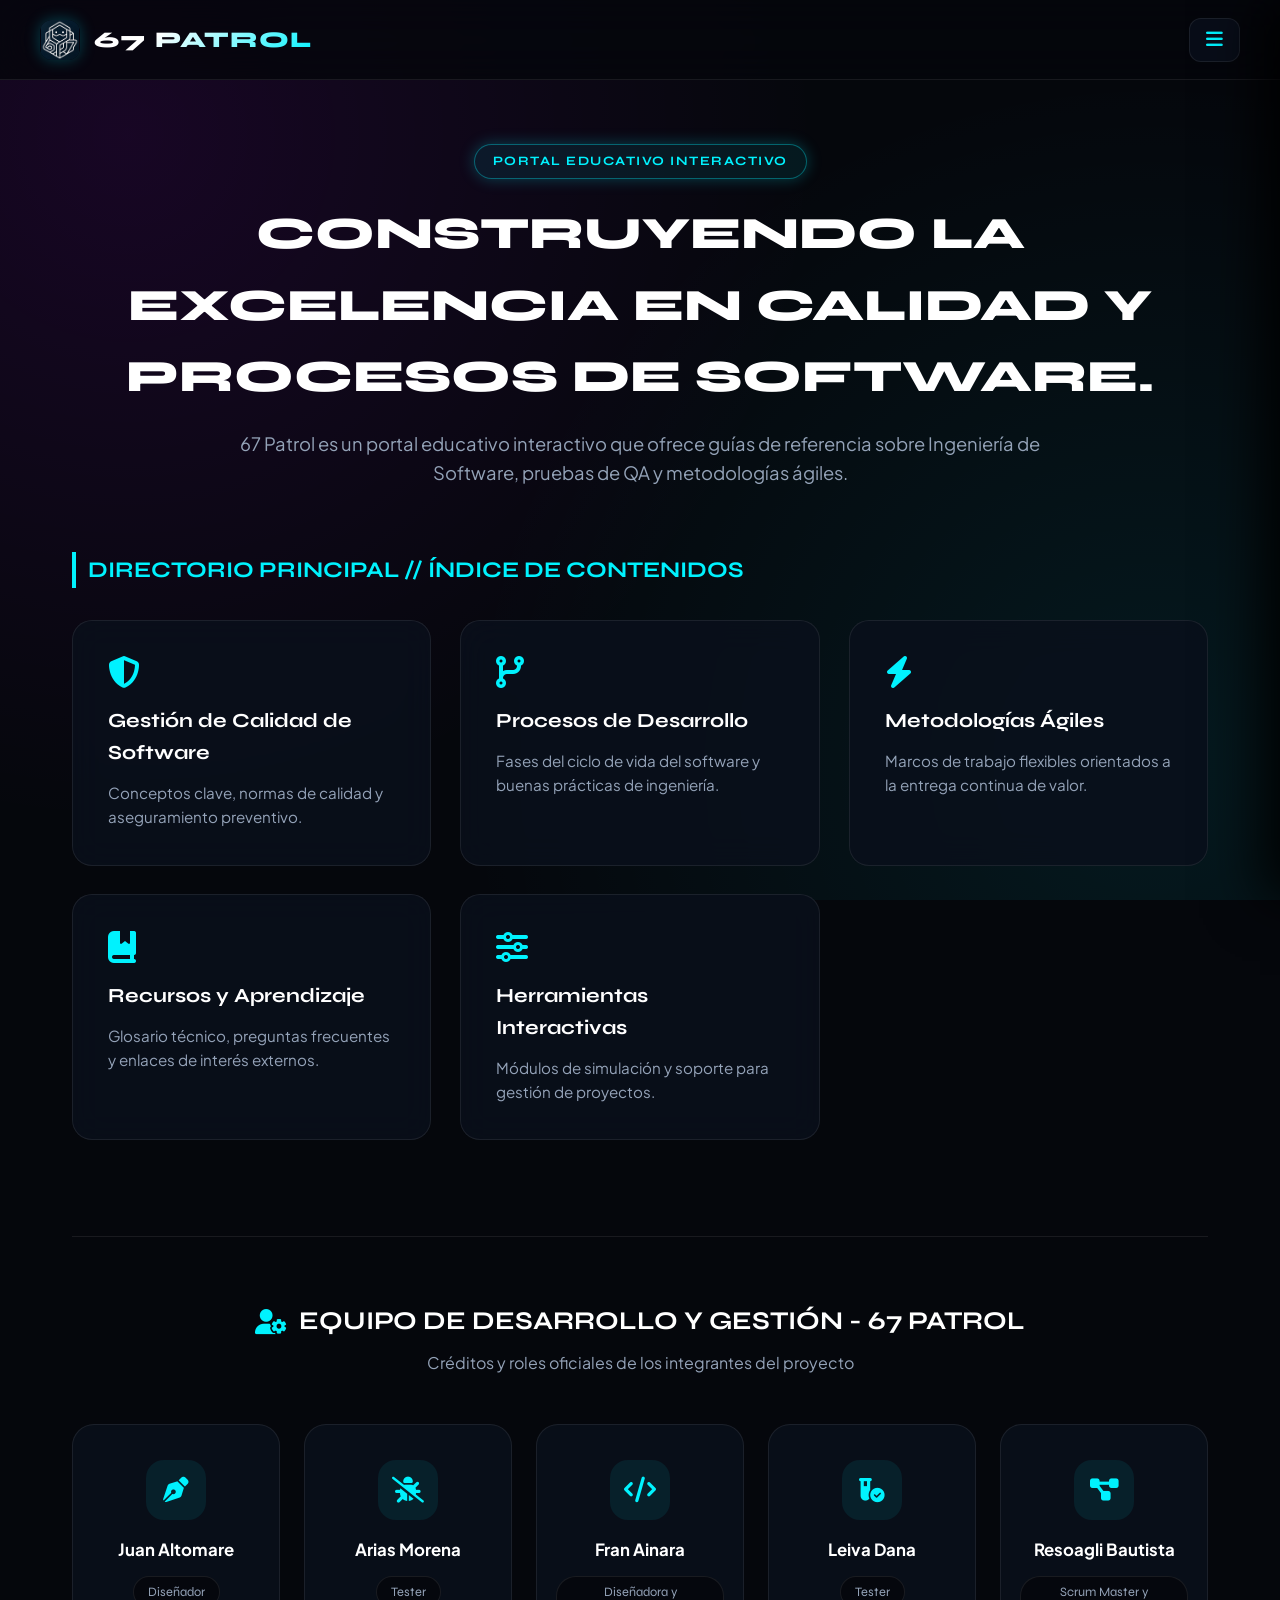
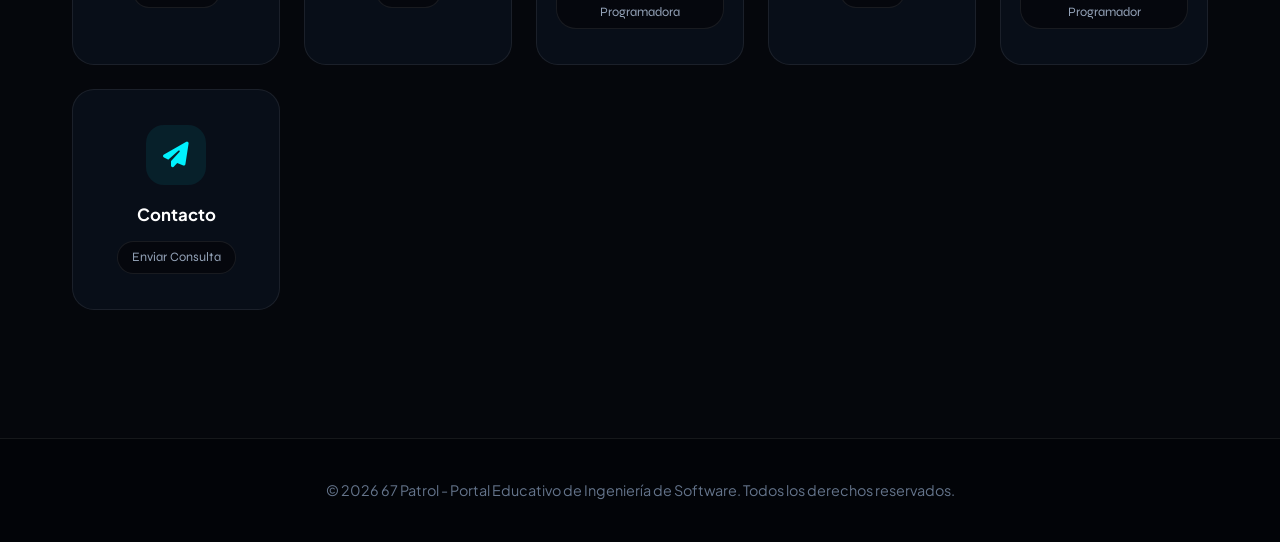
<file: index.html>
<!DOCTYPE html>
<html lang="es">
<head>
  <meta charset="UTF-8">
  <meta name="viewport" content="width=device-width, initial-scale=1.0">
  <title>67 Patrol - Portal Educativo de Ingeniería de Software</title>
  
  <!-- Fuentes Google y FontAwesome -->
  <link rel="preconnect" href="https://fonts.googleapis.com">
  <link rel="preconnect" href="https://fonts.gstatic.com" crossorigin>
  <link href="https://fonts.googleapis.com/css2?family=Plus+Jakarta+Sans:wght@400;500;600;700;800&family=Syne:wght@600;700;800&display=swap" rel="stylesheet">
  <link rel="stylesheet" href="https://cdnjs.cloudflare.com/ajax/libs/font-awesome/6.4.0/css/all.min.css">
  
  <!-- Hoja de Estilos -->
  <link rel="stylesheet" href="estilo.css">
</head>
<body>

  <!-- ========================================== -->
  <!-- BARRA DE NAVEGACIÓN SUPERIOR               -->
  <!-- ========================================== -->
  <header class="header-bar">
    <div class="logo-container">
      <img src="imagenes/Logo1.jpg" alt="Logotipo oficial de 67 Patrol" class="header-logo-img">
      <span class="logo-text">67 PATROL</span>
    </div>
    <button class="menu-toggle" id="menuToggle" aria-label="Abrir menú de navegación">
      <i class="fa-solid fa-bars"></i>
    </button>
  </header>

  <!-- ========================================== -->
  <!-- MENÚ LATERAL DESPLEGABLE                   -->
  <!-- ========================================== -->
  <nav class="nav-drawer" id="navDrawer">
    <div class="drawer-header">
      <button class="close-drawer" id="closeDrawer" aria-label="Cerrar menú">&times;</button>
    </div>
    <ul class="drawer-menu">
      <li>
        <a href="index.html" class="active">
          <i class="fa-solid fa-house"></i>
          <span>INICIO</span>
        </a>
      </li>
      <li>
        <a href="gestion_calidad/gestion.html">
          <i class="fa-solid fa-shield-halved"></i>
          <span>GESTIÓN DE LA CALIDAD</span>
        </a>
      </li>
      <li>
        <a href="procesos_desarrollo/proceso.html">
          <i class="fa-solid fa-code-branch"></i>
          <span>PROCESOS DE DESARROLLO</span>
        </a>
      </li>
      <li>
        <a href="metodologias_agiles/metodologias.html">
          <i class="fa-solid fa-bolt"></i>
          <span>METODOLOGÍAS ÁGILES</span>
        </a>
      </li>
      <li>
        <a href="recursos_aprendizajes/recurso.html">
          <i class="fa-solid fa-spell-check"></i>
          <span>RECURSOS Y APRENDIZAJE</span>
        </a>
      </li>
      <li>
        <a href="herramientas_interactivas/herramientas.html">
          <i class="fa-solid fa-laptop-code"></i>
          <span>HERRAMIENTAS INTERACTIVAS</span>
        </a>
      </li>
      <li>
        <a href="sobre_nosotros/sobre_nosotros.html">
          <i class="fa-solid fa-users"></i>
          <span>SOBRE NOSOTROS</span>
        </a>
      </li>
      <li>
        <a href="formulario_contacto/contacto.html">
          <i class="fa-solid fa-paper-plane"></i>
          <span>CONTACTO</span>
        </a>
      </li>
    </ul>
  </nav>
  <div class="drawer-overlay" id="drawerOverlay"></div>

  <!-- ========================================== -->
  <!-- CONTENEDOR PRINCIPAL                       -->
  <!-- ========================================== -->
  <main class="container">
    <section class="hero-section">
      <span class="badge-header">PORTAL EDUCATIVO INTERACTIVO</span>
      <h1>CONSTRUYENDO LA EXCELENCIA EN CALIDAD Y PROCESOS DE SOFTWARE.</h1>
      <p>
        67 Patrol es un portal educativo interactivo que ofrece guías de referencia sobre Ingeniería de Software, pruebas de QA y metodologías ágiles.
      </p>
    </section>

    <!-- DIRECTORIO PRINCIPAL -->
    <section class="directory-section">
      <h2>DIRECTORIO PRINCIPAL // ÍNDICE DE CONTENIDOS</h2>
      
      <div class="directory-grid">
        <a href="gestion_calidad/gestion.html" class="directory-card">
          <i class="fa-solid fa-shield-halved"></i>
          <h3>Gestión de Calidad de Software</h3>
          <p>Conceptos clave, normas de calidad y aseguramiento preventivo.</p>
        </a>

        <a href="procesos_desarrollo/proceso.html" class="directory-card">
          <i class="fa-solid fa-code-branch"></i>
          <h3>Procesos de Desarrollo</h3>
          <p>Fases del ciclo de vida del software y buenas prácticas de ingeniería.</p>
        </a>

        <a href="metodologias_agiles/metodologias.html" class="directory-card">
          <i class="fa-solid fa-bolt"></i>
          <h3>Metodologías Ágiles</h3>
          <p>Marcos de trabajo flexibles orientados a la entrega continua de valor.</p>
        </a>

        <a href="recursos_aprendizajes/recurso.html" class="directory-card">
          <i class="fa-solid fa-book-bookmark"></i>
          <h3>Recursos y Aprendizaje</h3>
          <p>Glosario técnico, preguntas frecuentes y enlaces de interés externos.</p>
        </a>

        <a href="herramientas_interactivas/herramientas.html" class="directory-card">
          <i class="fa-solid fa-sliders"></i>
          <h3>Herramientas Interactivas</h3>
          <p>Módulos de simulación y soporte para gestión de proyectos.</p>
        </a>
      </div>
    </section>

    <!-- SECCIÓN EQUIPO DE DESARROLLO (ENLAZADA A SOBRE NOSOTROS) -->
    <section class="team-section" id="equipo">
      <div class="team-header">
        <i class="fa-solid fa-user-gear team-title-icon"></i>
        <h2>EQUIPO DE DESARROLLO Y GESTIÓN - 67 PATROL</h2>
      </div>
      <p class="team-subtitle">Créditos y roles oficiales de los integrantes del proyecto</p>

      <div class="team-grid">
        <!-- Juan Altomare -->
        <a href="sobre_nosotros/sobre_nosotros.html#juan-altomare" class="team-card" style="text-decoration: none;">
          <div class="icon-wrapper"><i class="fa-solid fa-pen-nib"></i></div>
          <h3>Juan Altomare</h3>
          <span class="role-badge">Diseñador</span>
        </a>

        <!-- Arias Morena -->
        <a href="sobre_nosotros/sobre_nosotros.html#arias-morena" class="team-card" style="text-decoration: none;">
          <div class="icon-wrapper"><i class="fa-solid fa-bug-slash"></i></div>
          <h3>Arias Morena</h3>
          <span class="role-badge">Tester</span>
        </a>

        <!-- Fran Ainara -->
        <a href="sobre_nosotros/sobre_nosotros.html#fran-ainara" class="team-card" style="text-decoration: none;">
          <div class="icon-wrapper"><i class="fa-solid fa-code"></i></div>
          <h3>Fran Ainara</h3>
          <span class="role-badge">Diseñadora y Programadora</span>
        </a>

        <!-- Leiva Dana -->
        <a href="sobre_nosotros/sobre_nosotros.html#leiva-dana" class="team-card" style="text-decoration: none;">
          <div class="icon-wrapper"><i class="fa-solid fa-vial-circle-check"></i></div>
          <h3>Leiva Dana</h3>
          <span class="role-badge">Tester</span>
        </a>

        <!-- Resoagli Bautista -->
        <a href="sobre_nosotros/sobre_nosotros.html#resoagli-bautista" class="team-card" style="text-decoration: none;">
          <div class="icon-wrapper"><i class="fa-solid fa-diagram-project"></i></div>
          <h3>Resoagli Bautista</h3>
          <span class="role-badge">Scrum Master y Programador</span>
        </a>

        <!-- Minitarjeta de Acceso al Formulario de Contacto -->
        <a href="formulario_contacto/contacto.html" class="team-card contact-redirect-card" style="text-decoration: none;">
          <div class="icon-wrapper"><i class="fa-solid fa-paper-plane"></i></div>
          <h3>Contacto</h3>
          <span class="role-badge">Enviar Consulta</span>
        </a>
      </div>
    </section>
  </main>

  <footer class="footer">
    <p>&copy; 2026 67 Patrol - Portal Educativo de Ingeniería de Software. Todos los derechos reservados.</p>
  </footer>

  <!-- Archivo JavaScript Externo -->
  <script src="index.js"></script>
</body>
</html>
</file>
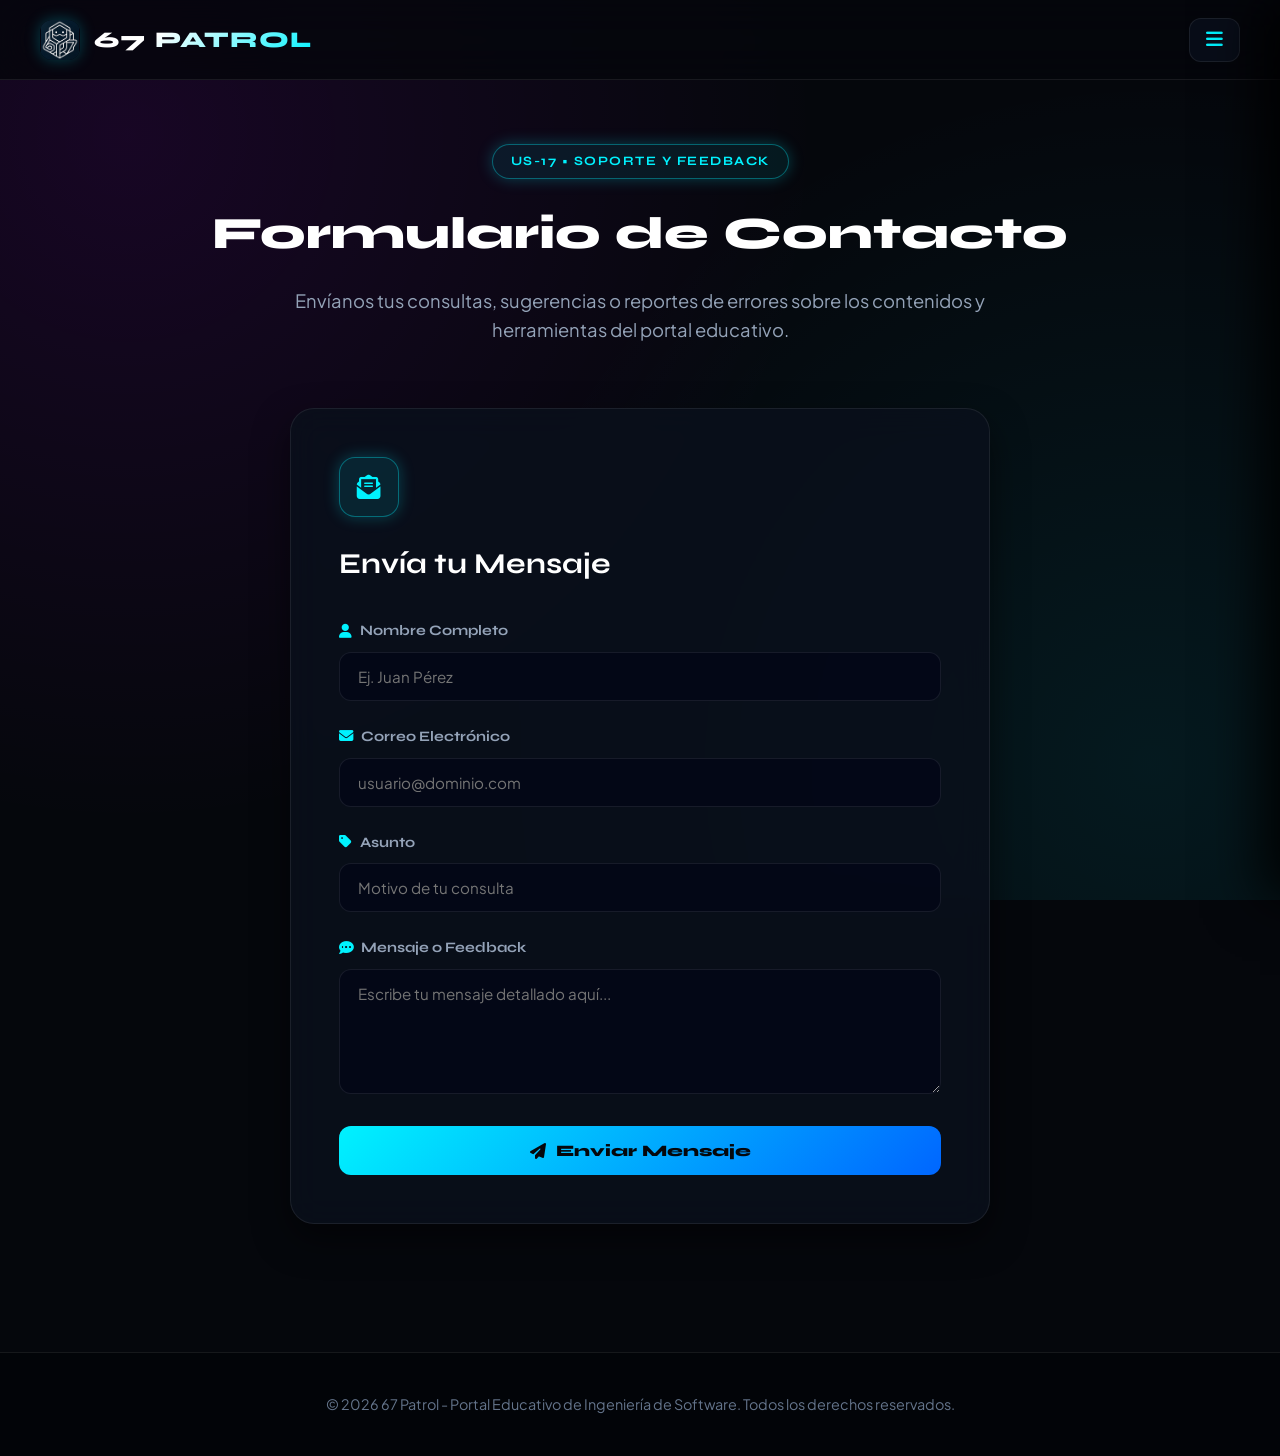
<file: formulario_contacto/contacto.html>
<!DOCTYPE html>
<html lang="es">
<head>
  <meta charset="UTF-8">
  <meta name="viewport" content="width=device-width, initial-scale=1.0">
  <title>67 Patrol - Formulario de Contacto</title>
  
  <!-- Fuentes Google y FontAwesome -->
  <link rel="preconnect" href="https://fonts.googleapis.com">
  <link rel="preconnect" href="https://fonts.gstatic.com" crossorigin>
  <link href="https://fonts.googleapis.com/css2?family=Plus+Jakarta+Sans:wght@400;500;600;700;800&family=Syne:wght@600;700;800&display=swap" rel="stylesheet">
  <link rel="stylesheet" href="https://cdnjs.cloudflare.com/ajax/libs/font-awesome/6.4.0/css/all.min.css">
  
  <!-- Hoja de Estilos (Ruta corregida con ../) -->
  <link rel="stylesheet" href="../estilo.css">
  <link rel="stylesheet" href="contacto.css">
</head>
<body>

  <!-- ========================================== -->
  <!-- BARRA DE NAVEGACIÓN SUPERIOR               -->
  <!-- ========================================== -->
  <header class="header-bar">
    <div class="logo-container">
      <img src="../imagenes/Logo1.jpg" alt="Logotipo oficial de 67 Patrol" class="header-logo-img">
      <span class="logo-text">67 PATROL</span>
    </div>
    <button class="menu-toggle" id="menuToggle" aria-label="Abrir menú de navegación">
      <i class="fa-solid fa-bars"></i>
    </button>
  </header>

  <!-- ========================================== -->
  <!-- MENÚ LATERAL DESPLEGABLE (DRAWER)          -->
  <!-- ========================================== -->
  <nav class="nav-drawer" id="navDrawer">
    <div class="drawer-header">
      <button class="close-drawer" id="closeDrawer" aria-label="Cerrar menú">&times;</button>
    </div>
    <ul class="drawer-menu">
      <li>
        <a href="../index.html">
          <i class="fa-solid fa-house"></i>
          <span>INICIO</span>
        </a>
      </li>
      <li>
        <a href="../gestion_calidad/gestion.html">
          <i class="fa-solid fa-shield-halved"></i>
          <span>GESTIÓN DE LA CALIDAD</span>
        </a>
      </li>
      <li>
        <a href="../procesos_desarrollo/proceso.html">
          <i class="fa-solid fa-code-branch"></i>
          <span>PROCESOS DE DESARROLLO</span>
        </a>
      </li>
      <li>
        <a href="../modelos_tradicionales/modelos.html">
          <i class="fa-solid fa-sitemap"></i>
          <span>MODELOS TRADICIONALES</span>
        </a>
      </li>
      <li>
        <a href="../metodologias_agiles/metodologias.html">
          <i class="fa-solid fa-bolt"></i>
          <span>METODOLOGÍAS ÁGILES</span>
        </a>
      </li>
      <li>
        <a href="../recursos_aprendizajes/recurso.html">
          <i class="fa-solid fa-book-bookmark"></i>
          <span>RECURSOS Y APRENDIZAJE</span>
        </a>
      </li>
      <li>
        <a href="../herramientas_interactivas/herramientas.html">
          <i class="fa-solid fa-sliders"></i>
          <span>HERRAMIENTAS INTERACTIVAS</span>
        </a>
      </li>
      <li>
        <a href="../index.html#equipo">
          <i class="fa-solid fa-users"></i>
          <span>SOBRE NOSOTROS</span>
        </a>
      </li>
    </ul>
  </nav>
  <div class="drawer-overlay" id="drawerOverlay"></div>

  <!-- ========================================== -->
  <!-- CONTENEDOR PRINCIPAL - FORMULARIO          -->
  <!-- ========================================== -->
  <main class="container">
    <section class="hero-section">
      <span class="badge-header">US-17 &bull; SOPORTE Y FEEDBACK</span>
      <h1>Formulario de Contacto</h1>
      <p>
        Envíanos tus consultas, sugerencias o reportes de errores sobre los contenidos y herramientas del portal educativo.
      </p>
    </section>

    <!-- Sección del Formulario con Validación JS -->
    <section class="contact-section">
      <div class="contact-card">
        <div class="contact-header-icon">
          <i class="fa-solid fa-envelope-open-text"></i>
        </div>
        <h2>Envía tu Mensaje</h2>
        
        <!-- Mensaje dinámico de alerta o éxito -->
        <div id="formAlert" class="form-alert" style="display: none;"></div>

        <form id="contactForm" novalidate>
          <div class="form-group">
            <label for="nombre"><i class="fa-solid fa-user"></i> Nombre Completo</label>
            <input type="text" id="nombre" name="nombre" placeholder="Ej. Juan Pérez">
          </div>

          <div class="form-group">
            <label for="email"><i class="fa-solid fa-envelope"></i> Correo Electrónico</label>
            <input type="email" id="email" name="email" placeholder="usuario@dominio.com">
          </div>

          <div class="form-group">
            <label for="asunto"><i class="fa-solid fa-tag"></i> Asunto</label>
            <input type="text" id="asunto" name="asunto" placeholder="Motivo de tu consulta">
          </div>

          <div class="form-group">
            <label for="mensaje"><i class="fa-solid fa-comment-dots"></i> Mensaje o Feedback</label>
            <textarea id="mensaje" name="mensaje" rows="5" placeholder="Escribe tu mensaje detallado aquí..."></textarea>
          </div>

          <button type="submit" class="submit-btn">
            <i class="fa-solid fa-paper-plane"></i> Enviar Mensaje
          </button>
        </form>
      </div>
    </section>
  </main>

  <footer class="footer">
    <p>&copy; 2026 67 Patrol - Portal Educativo de Ingeniería de Software. Todos los derechos reservados.</p>
  </footer>

  <!-- Archivo JavaScript para validaciones -->
  <script src="contacto.js"></script>
</body>
</html>
</file>
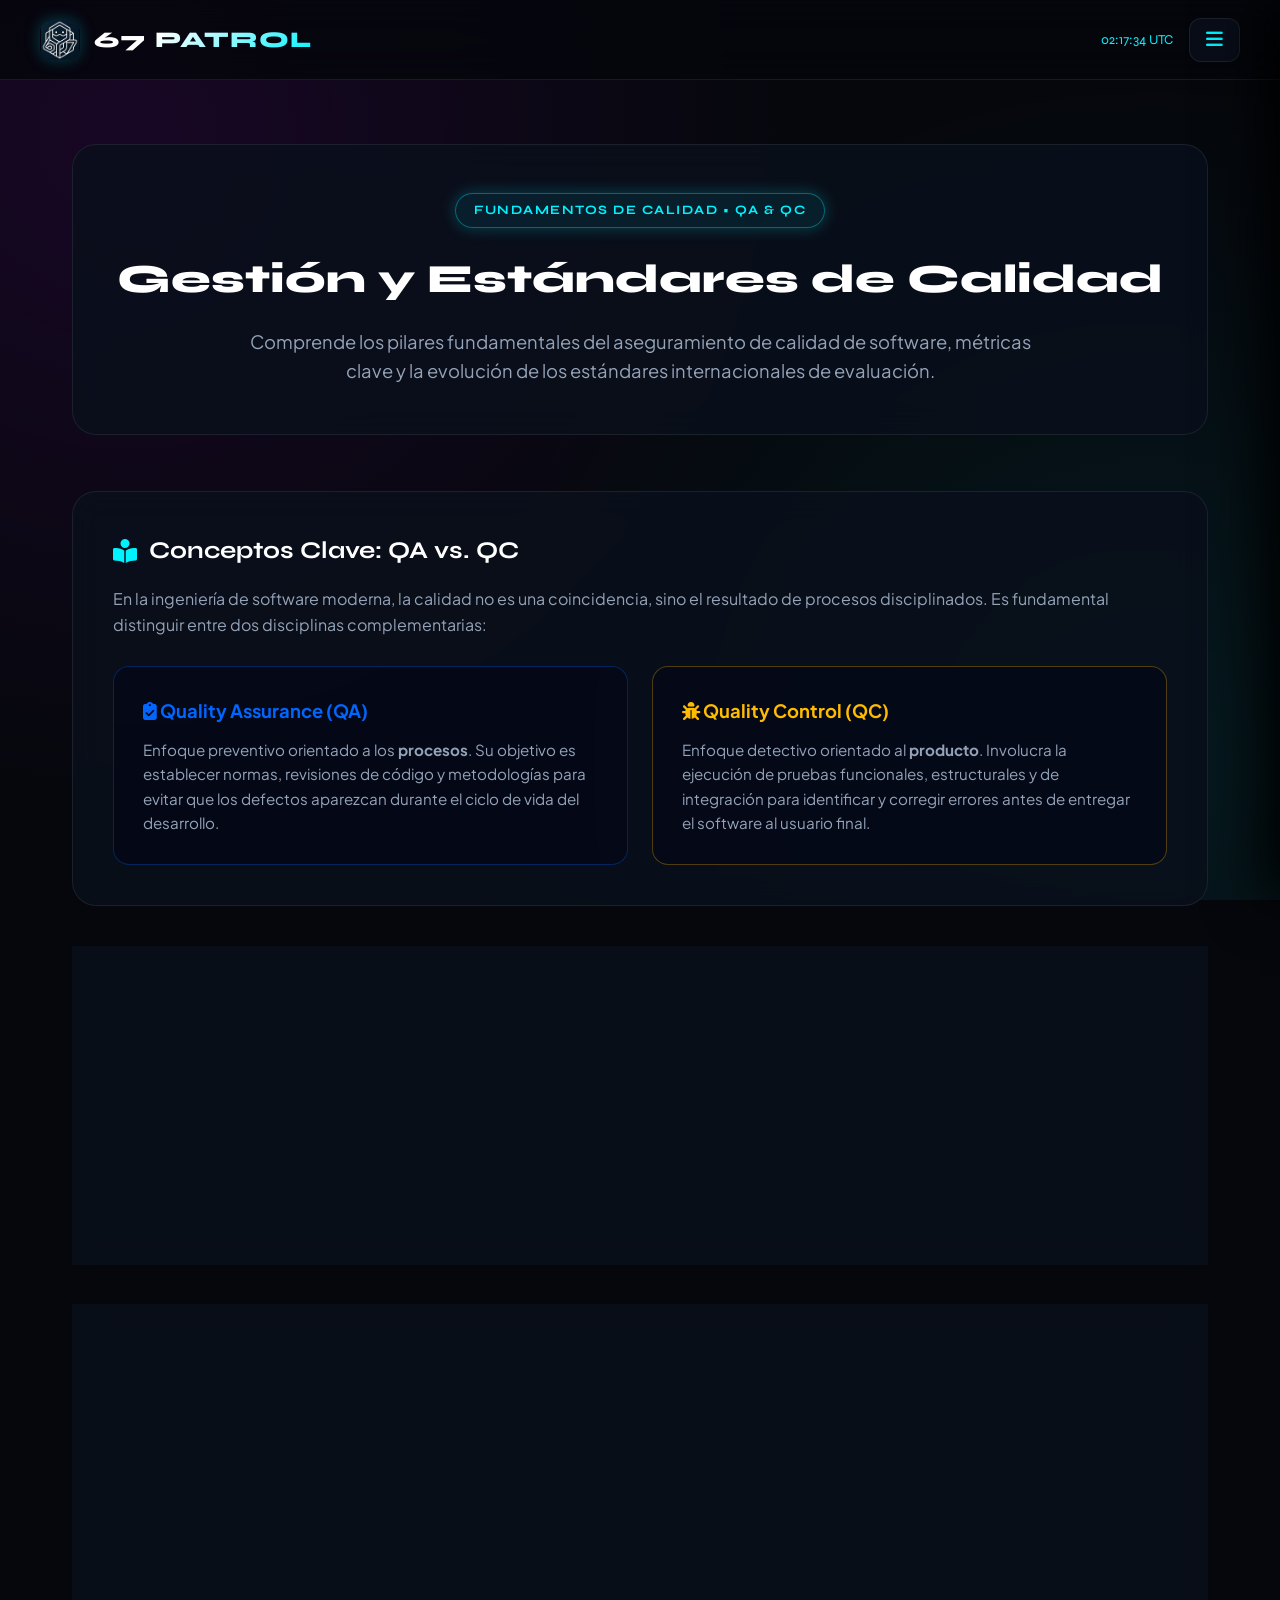
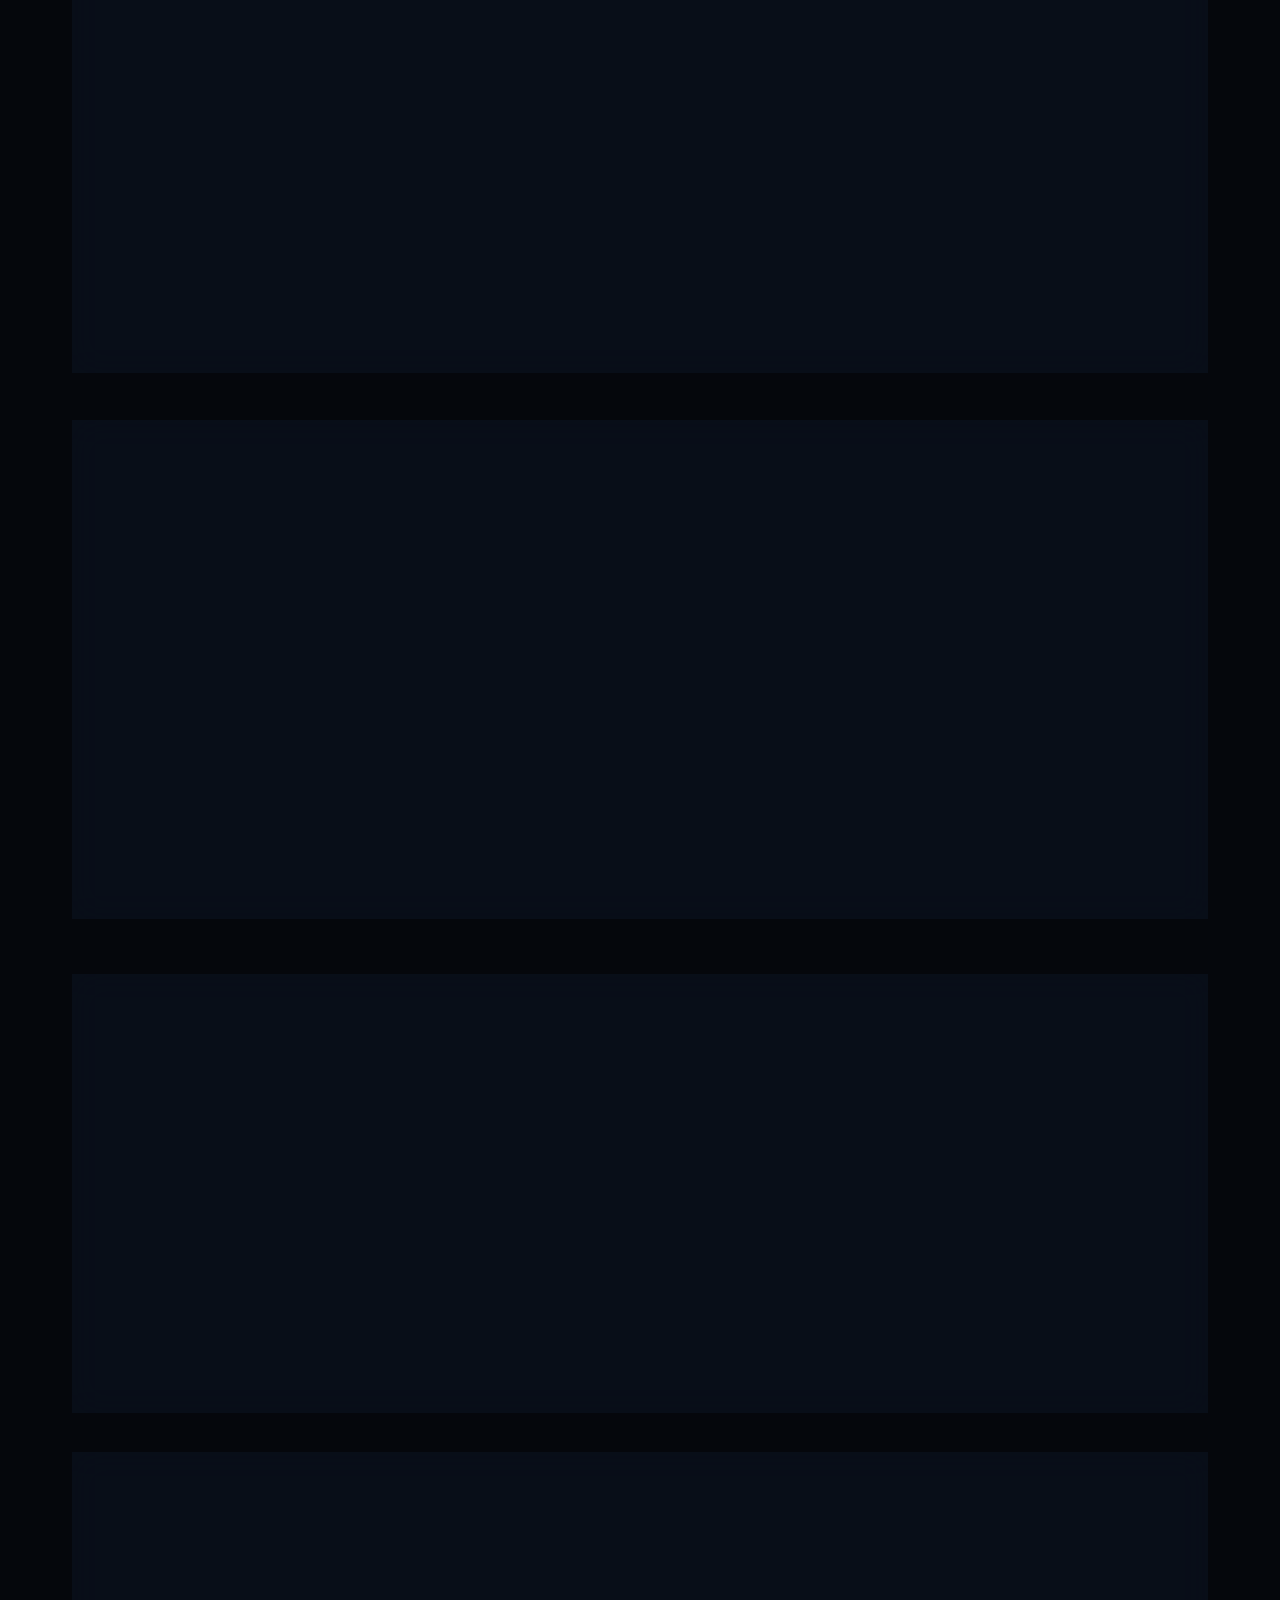
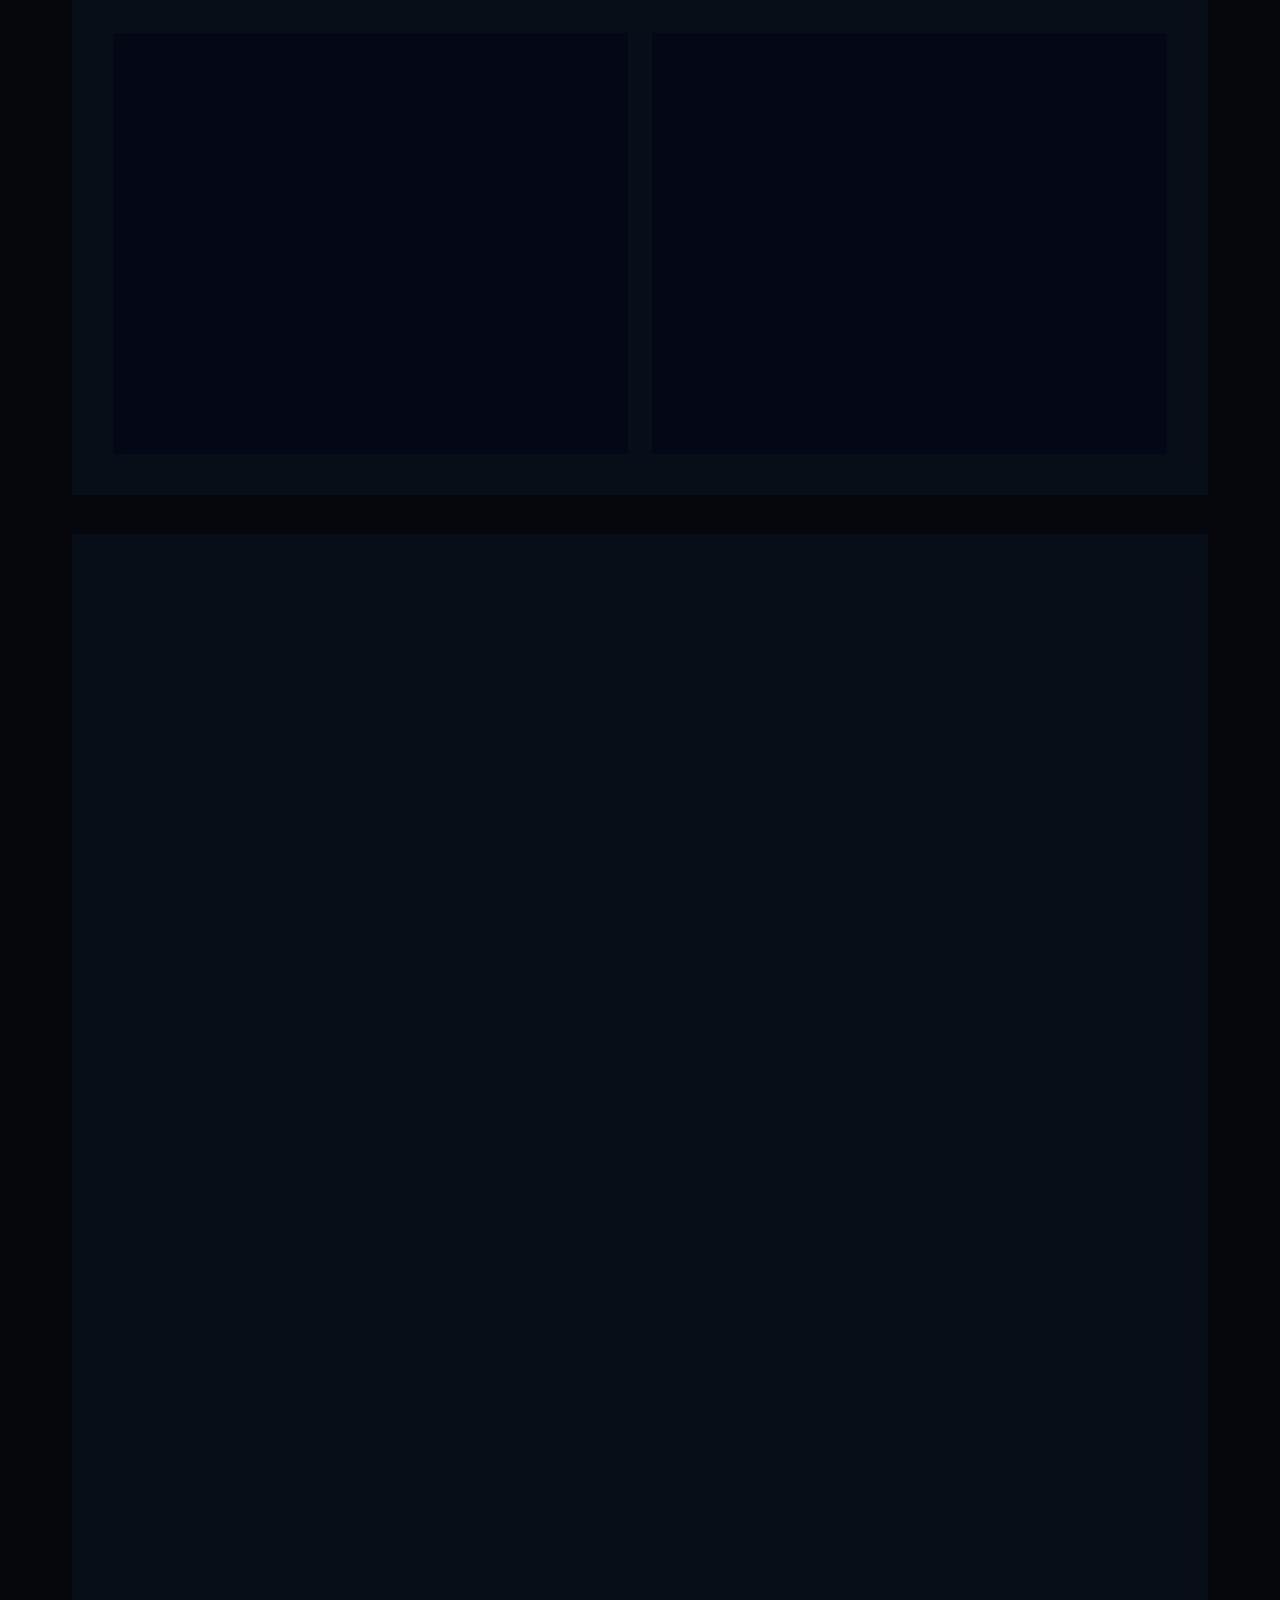
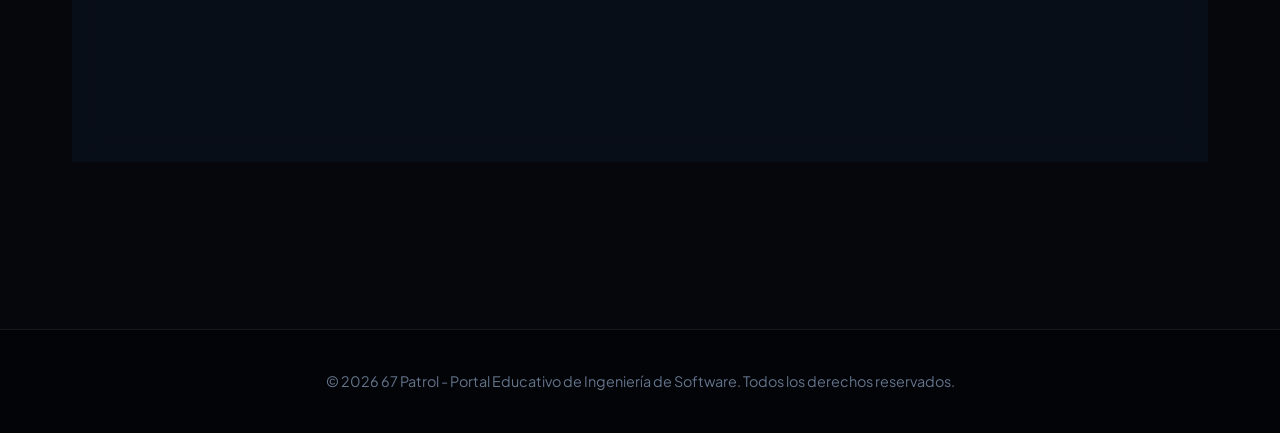
<file: gestion_calidad/gestion.html>
<!DOCTYPE html>
<html lang="es">
<head>
  <meta charset="UTF-8">
  <meta name="viewport" content="width=device-width, initial-scale=1.0">
  <title>67 Patrol - Fundamentos de Calidad de Software</title>
  
  <!-- Fuentes Google y FontAwesome -->
  <link rel="preconnect" href="https://fonts.googleapis.com">
  <link rel="preconnect" href="https://fonts.gstatic.com" crossorigin>
  <link href="https://fonts.googleapis.com/css2?family=Plus+Jakarta+Sans:wght@400;500;600;700;800&family=Syne:wght@700;800&display=swap" rel="stylesheet">
  <link rel="stylesheet" href="https://cdnjs.cloudflare.com/ajax/libs/font-awesome/6.4.0/css/all.min.css">
  
  <!-- Hoja de Estilos -->
  <link rel="stylesheet" href="gestion.css">
</head>
<body>

  <!-- ========================================== -->
  <!-- BARRA DE NAVEGACIÓN SUPERIOR               -->
  <!-- ========================================== -->
  <header class="header-bar">
    <div class="logo-container">
      <img src="../imagenes/Logo1.jpg" alt="Logotipo oficial de 67 Patrol" class="header-logo-img">
      <span class="logo-text">67 PATROL</span>
    </div>
    <div style="display: flex; align-items: center; gap: 1rem;">
      <span id="liveClock" style="font-family: var(--font-title); font-size: 0.85rem; color: var(--accent-cyan);"></span>
      <button class="menu-toggle" id="btnOpenDrawer" aria-label="Abrir menú de navegación">
        <i class="fa-solid fa-bars"></i>
      </button>
    </div>
  </header>

  <!-- ========================================== -->
  <!-- MENÚ LATERAL DESPLEGABLE (DRAWER)          -->
  <!-- ========================================== -->
  <nav class="nav-drawer" id="navDrawer">
    <div class="drawer-header">
      <button class="close-drawer" id="closeDrawer" aria-label="Cerrar menú">&times;</button>
    </div>
    <ul class="drawer-menu">
      <li>
        <a href="../index.html">
          <i class="fa-solid fa-house"></i>
          <span>INICIO</span>
        </a>
      </li>
      <li>
        <a href="../gestion_calidad/gestion.html" class="active">
          <i class="fa-solid fa-shield-halved"></i>
          <span>GESTIÓN DE LA CALIDAD</span>
        </a>
      </li>
      <li>
        <a href="../procesos_desarrollo/proceso.html">
          <i class="fa-solid fa-code-branch"></i>
          <span>PROCESOS DE DESARROLLO</span>
        </a>
      </li>
      <li>
        <a href="../metodologias_agiles/metodologias.html">
          <i class="fa-solid fa-bolt"></i>
          <span>METODOLOGÍAS ÁGILES</span>
        </a>
      </li>
      <li>
        <a href="../recursos_aprendizajes/recurso.html">
          <i class="fa-solid fa-spell-check"></i>
          <span>RECURSOS Y APRENDIZAJE</span>
        </a>
      </li>
      <li>
        <a href="../herramientas_interactivas/herramientas.html">
          <i class="fa-solid fa-laptop-code"></i>
          <span>HERRAMIENTAS INTERACTIVAS</span>
        </a>
      </li>
      <li>
        <a href="../sobre_nosotros/sobre_nosotros.html">
          <i class="fa-solid fa-users"></i>
          <span>SOBRE NOSOTROS</span>
        </a>
      </li>
      <li>
        <a href="../formulario_contacto/contacto.html">
          <i class="fa-solid fa-paper-plane"></i>
          <span>CONTACTO</span>
        </a>
      </li>
    </ul>
  </nav>
  <div class="drawer-overlay" id="drawerOverlay"></div>

  <!-- ========================================== -->
  <!-- CONTENEDOR PRINCIPAL                       -->
  <!-- ========================================== -->
  <main class="container">
    
    <!-- ENCABEZADO DE LA SECCIÓN -->
    <section class="hero-section">
      <span class="badge-header">FUNDAMENTOS DE CALIDAD &bull; QA & QC</span>
      <h1>Gestión y Estándares de Calidad</h1>
      <p>
        Comprende los pilares fundamentales del aseguramiento de calidad de software, métricas clave y la evolución de los estándares internacionales de evaluación.
      </p>
    </section>

    <!-- BLOQUE 1: CONCEPTOS CLAVE DE QA Y QC -->
    <section class="content-section">
      <h2><i class="fa-solid fa-book-open-reader"></i> Conceptos Clave: QA vs. QC</h2>
      <p>
        En la ingeniería de software moderna, la calidad no es una coincidencia, sino el resultado de procesos disciplinados. Es fundamental distinguir entre dos disciplinas complementarias:
      </p>
      
      <div class="concepts-grid" style="margin-top: 1.8rem; display: grid; grid-template-columns: repeat(auto-fit, minmax(280px, 1fr)); gap: 1.5rem;">
        <div class="concept-box" style="background: rgba(2, 6, 23, 0.6); border: 1px solid rgba(0, 102, 255, 0.3); border-radius: 16px; padding: 1.8rem;">
          <h3 style="color: var(--electric-blue); font-size: 1.15rem; margin-bottom: 0.8rem;"><i class="fa-solid fa-clipboard-check"></i> Quality Assurance (QA)</h3>
          <p style="font-size: 0.95rem; color: var(--text-muted);">
            Enfoque preventivo orientado a los <strong>procesos</strong>. Su objetivo es establecer normas, revisiones de código y metodologías para evitar que los defectos aparezcan durante el ciclo de vida del desarrollo.
          </p>
        </div>

        <div class="concept-box" style="background: rgba(2, 6, 23, 0.6); border: 1px solid rgba(255, 187, 0, 0.3); border-radius: 16px; padding: 1.8rem;">
          <h3 style="color: var(--laser-gold); font-size: 1.15rem; margin-bottom: 0.8rem;"><i class="fa-solid fa-bug"></i> Quality Control (QC)</h3>
          <p style="font-size: 0.95rem; color: var(--text-muted);">
            Enfoque detectivo orientado al <strong>producto</strong>. Involucra la ejecución de pruebas funcionales, estructurales y de integración para identificar y corregir errores antes de entregar el software al usuario final.
          </p>
        </div>
      </div>
    </section>

    <!-- BLOQUE 2: MÉTRICAS DE CALIDAD -->
    <section class="content-section">
      <h2><i class="fa-solid fa-chart-line"></i> Métricas Clave de Software</h2>
      <p>
        Para gestionar la calidad de manera objetiva, los equipos de desarrollo utilizan indicadores cuantitativos (métricas):
      </p>
      <ul style="margin-top: 1rem; padding-left: 1.5rem; display: flex; flex-direction: column; gap: 0.8rem; color: var(--text-muted);">
        <li><strong>Densidad de Defectos:</strong> Cantidad de errores detectados por cada KLOC (Kilo Líneas de Código) o tamaño funcional.</li>
        <li><strong>Cobertura de Pruebas (Test Coverage):</strong> Porcentaje del código fuente ejecutado durante las pruebas automatizadas.</li>
        <li><strong>MTBF (Mean Time Between Failures):</strong> Tiempo promedio de operación sin fallos críticos en producción.</li>
        <li><strong>Complejidad Ciclomática:</strong> Métrica de la complejidad lógica de un programa para estimar el esfuerzo de prueba requerido.</li>
      </ul>
    </section>

    <!-- BLOQUE 3: ESTÁNDARES INTERNACIONALES (SISTEMA DE PESTAÑAS / TABS) -->
    <section class="content-section">
      <h2><i class="fa-solid fa-award"></i> Estándares Internacionales de Calidad</h2>
      <p>
        Los modelos de calidad proporcionan un marco estructurado para evaluar las características internas y externas de un producto de software. Utiliza las pestañas a continuación para comparar la evolución normativa:
      </p>

      <!-- Botones de Pestañas (Tabs) -->
      <div class="tabs-header" style="display: flex; gap: 1rem; margin: 1.8rem 0 1.5rem 0; border-bottom: 1px solid var(--border-glass); padding-bottom: 1rem;">
        <button class="tab-btn active" data-tab="iso9126" style="background: rgba(0, 102, 255, 0.2); border: 1px solid var(--electric-blue); color: #ffffff; padding: 10px 20px; border-radius: 12px; cursor: pointer; font-family: var(--font-title); font-weight: 700;">ISO/IEC 9126</button>
        <button class="tab-btn" data-tab="iso25000" style="background: transparent; border: 1px solid var(--border-glass); color: var(--text-muted); padding: 10px 20px; border-radius: 12px; cursor: pointer; font-family: var(--font-title); font-weight: 700;">ISO/IEC 25000 (SQuaRE)</button>
      </div>

      <!-- Contenido de Pestaña 1: ISO 9126 -->
      <div class="tab-content active" id="iso9126" style="display: block;">
        <h3 style="color: var(--electric-blue); margin-bottom: 0.8rem;"><i class="fa-solid fa-cube"></i> ISO/IEC 9126 (Modelo Clásico)</h3>
        <p style="margin-bottom: 1.2rem; color: var(--text-muted);">
          Estándar histórico publicado en 1991 que estableció por primera vez un marco integral para evaluar la calidad del software dividiéndola en <strong>6 características principales</strong>:
        </p>
        <div class="iso-grid" style="display: grid; grid-template-columns: repeat(auto-fit, minmax(240px, 1fr)); gap: 1rem;">
          <div style="background: rgba(2, 6, 23, 0.5); padding: 1rem; border-radius: 10px; border-left: 3px solid var(--electric-blue);">
            <strong>1. Funcionalidad:</strong> Cumplimiento de propósitos explícitos e implícitos.
          </div>
          <div style="background: rgba(2, 6, 23, 0.5); padding: 1rem; border-radius: 10px; border-left: 3px solid var(--electric-blue);">
            <strong>2. Confiabilidad:</strong> Capacidad de mantener un nivel de rendimiento especificado.
          </div>
          <div style="background: rgba(2, 6, 23, 0.5); padding: 1rem; border-radius: 10px; border-left: 3px solid var(--electric-blue);">
            <strong>3. Usabilidad:</strong> Facilidad de aprendizaje, operación y atractivo para el usuario.
          </div>
          <div style="background: rgba(2, 6, 23, 0.5); padding: 1rem; border-radius: 10px; border-left: 3px solid var(--electric-blue);">
            <strong>4. Eficiencia:</strong> Relación entre el desempeño y los recursos utilizados.
          </div>
          <div style="background: rgba(2, 6, 23, 0.5); padding: 1rem; border-radius: 10px; border-left: 3px solid var(--electric-blue);">
            <strong>5. Mantenibilidad:</strong> Facilidad para realizar modificaciones y correcciones.
          </div>
          <div style="background: rgba(2, 6, 23, 0.5); padding: 1rem; border-radius: 10px; border-left: 3px solid var(--electric-blue);">
            <strong>6. Portabilidad:</strong> Capacidad del software para ser trasladado a otro entorno.
          </div>
        </div>
      </div>

      <!-- Contenido de Pestaña 2: ISO 25000 -->
      <div class="tab-content" id="iso25000" style="display: none;">
        <h3 style="color: var(--laser-gold); margin-bottom: 0.8rem;"><i class="fa-solid fa-shield-halved"></i> ISO/IEC 25000 - SQuaRE (Modelo Actual)</h3>
        <p style="margin-bottom: 1.2rem; color: var(--text-muted);">
          <em>System and Software Quality Requirements and Evaluation</em>. Es la evolución moderna que reemplaza a la ISO 9126. Organiza la evaluación en 5 divisiones clave para un control integral:
        </p>
        <div class="iso-grid" style="display: grid; grid-template-columns: repeat(auto-fit, minmax(240px, 1fr)); gap: 1rem;">
          <div style="background: rgba(2, 6, 23, 0.5); padding: 1rem; border-radius: 10px; border-left: 3px solid var(--laser-gold);">
            <strong>ISO 2501n (Gestión de Calidad):</strong> Modelo de calidad del producto y del uso.
          </div>
          <div style="background: rgba(2, 6, 23, 0.5); padding: 1rem; border-radius: 10px; border-left: 3px solid var(--laser-gold);">
            <strong>ISO 2502n (Medición de Calidad):</strong> Métricas internas y externas del software.
          </div>
          <div style="background: rgba(2, 6, 23, 0.5); padding: 1rem; border-radius: 10px; border-left: 3px solid var(--laser-gold);">
            <strong>ISO 2503n (Requisitos de Calidad):</strong> Especificación de metas de calidad.
          </div>
          <div style="background: rgba(2, 6, 23, 0.5); padding: 1rem; border-radius: 10px; border-left: 3px solid var(--laser-gold);">
            <strong>ISO 2504n (Evaluación de Calidad):</strong> Guías y soporte para el proceso de evaluación.
          </div>
        </div>
      </div>
    </section>

    <!-- ========================================== -->
    <!-- INFORMACIÓN INTEGRADA DESDE TÉCNICAS.HTML   -->
    <!-- ========================================== -->

    <!-- Hero Banner de Técnicas -->
    <section class="hero-banner" style="margin-top: 3rem;">
      <div class="hero-icon-box">
        <i class="fa-solid fa-microchip"></i>
      </div>
      <span class="badge-header">US-03 &bull; QA TESTING STRATEGIES</span>
      <h1>TÉCNICAS DE ASEGURAMIENTO DE LA CALIDAD</h1>
      <p>
        Estudio analítico de los niveles de pruebas estructurales y tipos de validación 
        (Caja Negra y Caja Blanca) en la Ingeniería de Software.
      </p>
    </section>

    <!-- Sección Niveles de Pruebas -->
    <section class="section-block">
      <div class="section-title">
        <i class="fa-solid fa-layer-group"></i>
        <h2>Niveles de Pruebas de Software</h2>
      </div>

      <div class="grid-cards">
        <article class="info-card">
          <div class="card-top">
            <i class="fa-solid fa-cubes card-icon"></i>
            <h3>Pruebas Unitarias</h3>
          </div>
          <p>
            Evaluación de componentes individuales, funciones, métodos o clases de código de forma completamente aislada del resto del sistema.
          </p>
          <div class="card-footer-tag">QA Level 01</div>
        </article>

        <article class="info-card">
          <div class="card-top">
            <i class="fa-solid fa-diagram-project card-icon"></i>
            <h3>Pruebas de Integración</h3>
          </div>
          <p>
            Verificación de la comunicación, sincronización e intercambio de datos correcto entre diferentes módulos interconectados o bases de datos.
          </p>
          <div class="card-footer-tag">QA Level 02</div>
        </article>

        <article class="info-card">
          <div class="card-top">
            <i class="fa-solid fa-desktop card-icon"></i>
            <h3>Pruebas de Sistema</h3>
          </div>
          <p>
            Evaluación global del software completamente integrado para validar que se comporta de acuerdo con los requerimientos funcionales y no funcionales.
          </p>
          <div class="card-footer-tag">QA Level 03</div>
        </article>
      </div>
    </section>

    <!-- Sección Tipos de Validación (Tarjetas Giratorias 3D - Flip Cards) -->
    <section class="section-block">
      <div class="section-title">
        <i class="fa-solid fa-eye"></i>
        <h2>Tipos de Validación (¡Haz clic en una tarjeta para girarla!)</h2>
      </div>

      <div class="grid-two-columns">
        <!-- Tarjeta 1: Caja Negra (Flip Card) -->
        <div class="flip-card">
          <div class="flip-card-inner">
            <div class="flip-card-front type-card black-box">
              <div class="type-header">
                <i class="fa-solid fa-box"></i>
                <h3>Pruebas de Caja Negra (Black Box)</h3>
              </div>
              <p>
                Se centran en las entradas y salidas del sistema sin conocer la estructura interna o el código fuente. Evalúan la funcionalidad desde la perspectiva del usuario final.
              </p>
              <ul class="type-list">
                <li><i class="fa-solid fa-check"></i> Pruebas funcionales y de usabilidad.</li>
                <li><i class="fa-solid fa-check"></i> Partición de equivalencia y valores límite.</li>
                <li><i class="fa-solid fa-check"></i> Pruebas de aceptación de usuario (UAT).</li>
              </ul>
              <div style="margin-top: auto; font-size: 0.8rem; color: var(--accent-cyan); text-align: right;">
                <i class="fa-solid fa-rotate"></i> Toca para ver gráfico
              </div>
            </div>

            <div class="flip-card-back type-card black-box-back">
              <div class="type-header">
                <i class="fa-solid fa-chart-pie"></i>
                <h3>Diagrama: Caja Negra</h3>
              </div>
              <div class="diagram-container">
                <div class="diagram-box input-node">Entradas (Datos / Acciones)</div>
                <div class="diagram-arrow"><i class="fa-solid fa-arrow-right"></i></div>
                <div class="diagram-box process-node">[ ? ] Sistema / Oculto</div>
                <div class="diagram-arrow"><i class="fa-solid fa-arrow-right"></i></div>
                <div class="diagram-box output-node">Salidas (Resultados)</div>
              </div>
              <p style="font-size: 0.88rem; color: var(--text-muted); margin-top: 1rem;">
                El evaluador solo valida la correspondencia correcta entre el estímulo de entrada y la respuesta obtenida en la salida.
              </p>
              <div style="margin-top: auto; font-size: 0.8rem; color: var(--accent-cyan);">
                <i class="fa-solid fa-rotate"></i> Toca para volver
              </div>
            </div>
          </div>
        </div>

        <!-- Tarjeta 2: Caja Blanca (Flip Card) -->
        <div class="flip-card">
          <div class="flip-card-inner">
            <div class="flip-card-front type-card white-box">
              <div class="type-header">
                <i class="fa-solid fa-box-open"></i>
                <h3>Pruebas de Caja Blanca (White Box)</h3>
              </div>
              <p>
                Examinan la estructura interna del código fuente, flujos lógicos, condiciones y coberturas. Requieren conocimientos avanzados de programación.
              </p>
              <ul class="type-list">
                <li><i class="fa-solid fa-check"></i> Cobertura de sentencias y ramas de código.</li>
                <li><i class="fa-solid fa-check"></i> Análisis de caminos de ejecución.</li>
                <li><i class="fa-solid fa-check"></i> Revisión de seguridad e insumos de código.</li>
              </ul>
              <div style="margin-top: auto; font-size: 0.8rem; color: var(--accent-purple); text-align: right;">
                <i class="fa-solid fa-rotate"></i> Toca para ver gráfico
              </div>
            </div>

            <div class="flip-card-back type-card white-box-back">
              <div class="type-header">
                <i class="fa-solid fa-code-branch"></i>
                <h3>Diagrama: Caja Blanca (Flujo Lógico)</h3>
              </div>
              <div class="flowchart-container">
                <div class="flow-node">Inicio Código</div>
                <div class="flow-line"></div>
                <div class="flow-decision">¿Condición X?</div>
                <div class="flow-branches">
                  <span class="branch-tag">True</span>
                  <span class="branch-tag">False</span>
                </div>
                <div class="flow-node">Ruta Interna / Cobertura de Ramas</div>
              </div>
              <p style="font-size: 0.88rem; color: var(--text-muted); margin-top: 1rem;">
                Análisis directo de instrucciones, bucles y condiciones lógicas internas desarrolladas en el software.
              </p>
              <div style="margin-top: auto; font-size: 0.8rem; color: var(--accent-purple);">
                <i class="fa-solid fa-rotate"></i> Toca para volver
              </div>
            </div>
          </div>
        </div>
      </div>
    </section>

    <!-- ========================================== -->
    <!-- US-04: SECCIÓN "HERRAMIENTAS DE CALIDAD"   -->
    <!-- ========================================== -->
    <section class="section-block">
      <div class="section-title">
        <i class="fa-solid fa-toolbox"></i>
        <h2>US-04: Herramientas de Calidad y Gestión (Grilla Completa)</h2>
      </div>
      <p style="color: var(--text-muted); margin-bottom: 1.5rem;">
        Catálogo extendido de herramientas clave para el seguimiento de defectos, análisis estático, gestión de pruebas y automatización. Usa los filtros para ver elementos individuales o todos a la vez:
      </p>

      <!-- Botones de Filtrado Interactivo (JS) -->
      <div class="filter-buttons" style="display: flex; gap: 1rem; margin-bottom: 2rem; flex-wrap: wrap;">
        <button class="filter-btn active" data-filter="all" style="background: rgba(0, 242, 254, 0.2); border: 1px solid var(--accent-cyan); color: #ffffff; padding: 8px 16px; border-radius: 10px; cursor: pointer; font-family: var(--font-title); font-weight: 700;">Todas</button>
        <button class="filter-btn" data-filter="bugtracker" style="background: transparent; border: 1px solid var(--border-glass); color: var(--text-muted); padding: 8px 16px; border-radius: 10px; cursor: pointer; font-family: var(--font-title); font-weight: 700;">Bug Trackers</button>
        <button class="filter-btn" data-filter="linters" style="background: transparent; border: 1px solid var(--border-glass); color: var(--text-muted); padding: 8px 16px; border-radius: 10px; cursor: pointer; font-family: var(--font-title); font-weight: 700;">Linters / Análisis Estático</button>
        <button class="filter-btn" data-filter="testmgmt" style="background: transparent; border: 1px solid var(--border-glass); color: var(--text-muted); padding: 8px 16px; border-radius: 10px; cursor: pointer; font-family: var(--font-title); font-weight: 700;">Test Management</button>
        <button class="filter-btn" data-filter="automation" style="background: transparent; border: 1px solid var(--border-glass); color: var(--text-muted); padding: 8px 16px; border-radius: 10px; cursor: pointer; font-family: var(--font-title); font-weight: 700;">Automation Testing</button>
      </div>

      <!-- Grilla Ampliada de Tarjetas de Herramientas (Filtrables) -->
      <div class="grid-cards tools-grid" style="display: grid; grid-template-columns: repeat(auto-fit, minmax(280px, 1fr)); gap: 1.5rem;">
        
        <!-- Herramienta 1: Bug Tracker -->
        <article class="info-card tool-card" data-category="bugtracker">
          <div class="card-top">
            <i class="fa-solid fa-bug card-icon" style="color: var(--laser-gold);"></i>
            <h3>Jira / Trello</h3>
          </div>
          <p>
            Plataformas líderes de gestión de incidencias y tableros ágiles para registrar, asignar tareas y monitorear el ciclo de vida completo de los bugs de software.
          </p>
          <div class="card-footer-tag" style="border-color: var(--laser-gold); color: var(--laser-gold);">Bug Trackers</div>
        </article>

        <!-- Herramienta 2: Bug Tracker -->
        <article class="info-card tool-card" data-category="bugtracker">
          <div class="card-top">
            <i class="fa-solid fa-triangle-exclamation card-icon" style="color: var(--laser-gold);"></i>
            <h3>GitHub Issues / GitLab</h3>
          </div>
          <p>
            Sistemas integrados de seguimiento de errores directamente vinculados a los repositorios de código fuente y pull requests del equipo de desarrollo.
          </p>
          <div class="card-footer-tag" style="border-color: var(--laser-gold); color: var(--laser-gold);">Bug Trackers</div>
        </article>

        <!-- Herramienta 3: Linters -->
        <article class="info-card tool-card" data-category="linters">
          <div class="card-top">
            <i class="fa-solid fa-code card-icon" style="color: var(--accent-cyan);"></i>
            <h3>ESLint / Prettier</h3>
          </div>
          <p>
            Herramientas de análisis estático de código para JavaScript/TypeScript enfocadas en estandarizar la sintaxis y detectar errores lógicos antes de compilar.
          </p>
          <div class="card-footer-tag">Linters / Análisis Estático</div>
        </article>

        <!-- Herramienta 4: Linters -->
        <article class="info-card tool-card" data-category="linters">
          <div class="card-top">
            <i class="fa-solid fa-shield-halved card-icon" style="color: var(--accent-cyan);"></i>
            <h3>SonarQube</h3>
          </div>
          <p>
            Plataforma exhaustiva para la inspección continua de la calidad del código, midiendo deuda técnica, vulnerabilidades de seguridad y duplicidades.
          </p>
          <div class="card-footer-tag">Linters / Análisis Estático</div>
        </article>

        <!-- Herramienta 5: Test Management -->
        <article class="info-card tool-card" data-category="testmgmt">
          <div class="card-top">
            <i class="fa-solid fa-vial card-icon" style="color: var(--accent-purple);"></i>
            <h3>TestRail</h3>
          </div>
          <p>
            Software especializado en gestión de pruebas para planificar escenarios de QA, organizar carpetas de test cases y registrar resultados de ejecución.
          </p>
          <div class="card-footer-tag" style="border-color: var(--accent-purple); color: var(--accent-purple);">Test Management</div>
        </article>

        <!-- Herramienta 6: Test Management -->
        <article class="info-card tool-card" data-category="testmgmt">
          <div class="card-top">
            <i class="fa-solid fa-network-wired card-icon" style="color: var(--accent-purple);"></i>
            <h3>Postman</h3>
          </div>
          <p>
            Entorno de pruebas y desarrollo enfocado en la validación funcional, contrato y rendimiento de servicios web y APIs REST.
          </p>
          <div class="card-footer-tag" style="border-color: var(--accent-purple); color: var(--accent-purple);">Test Management</div>
        </article>

        <!-- Herramienta 7: Automation Testing -->
        <article class="info-card tool-card" data-category="automation">
          <div class="card-top">
            <i class="fa-solid fa-robot card-icon" style="color: #4ade80;"></i>
            <h3>Selenium / Cypress</h3>
          </div>
          <p>
            Frameworks de automatización de pruebas end-to-end (E2E) para interfaces web, permitiendo simular interacciones reales de usuarios en múltiples navegadores.
          </p>
          <div class="card-footer-tag" style="border-color: #4ade80; color: #4ade80;">Automation Testing</div>
        </article>

        <!-- Herramienta 8: Automation Testing -->
        <article class="info-card tool-card" data-category="automation">
          <div class="card-top">
            <i class="fa-solid fa-bolt card-icon" style="color: #4ade80;"></i>
            <h3>Jest / JUnit</h3>
          </div>
          <p>
            Librerías de pruebas unitarias robustas para entornos JavaScript y Java, optimizadas para verificar la precisión lógica de componentes aislados de código.
          </p>
          <div class="card-footer-tag" style="border-color: #4ade80; color: #4ade80;">Automation Testing</div>
        </article>

      </div>
    </section>

  </main>

  <footer class="footer">
    <p>&copy; 2026 67 Patrol - Portal Educativo de Ingeniería de Software. Todos los derechos reservados.</p>
  </footer>

  <!-- Archivo JavaScript -->
  <script src="gestion.js"></script>
</body>
</html>
</file>
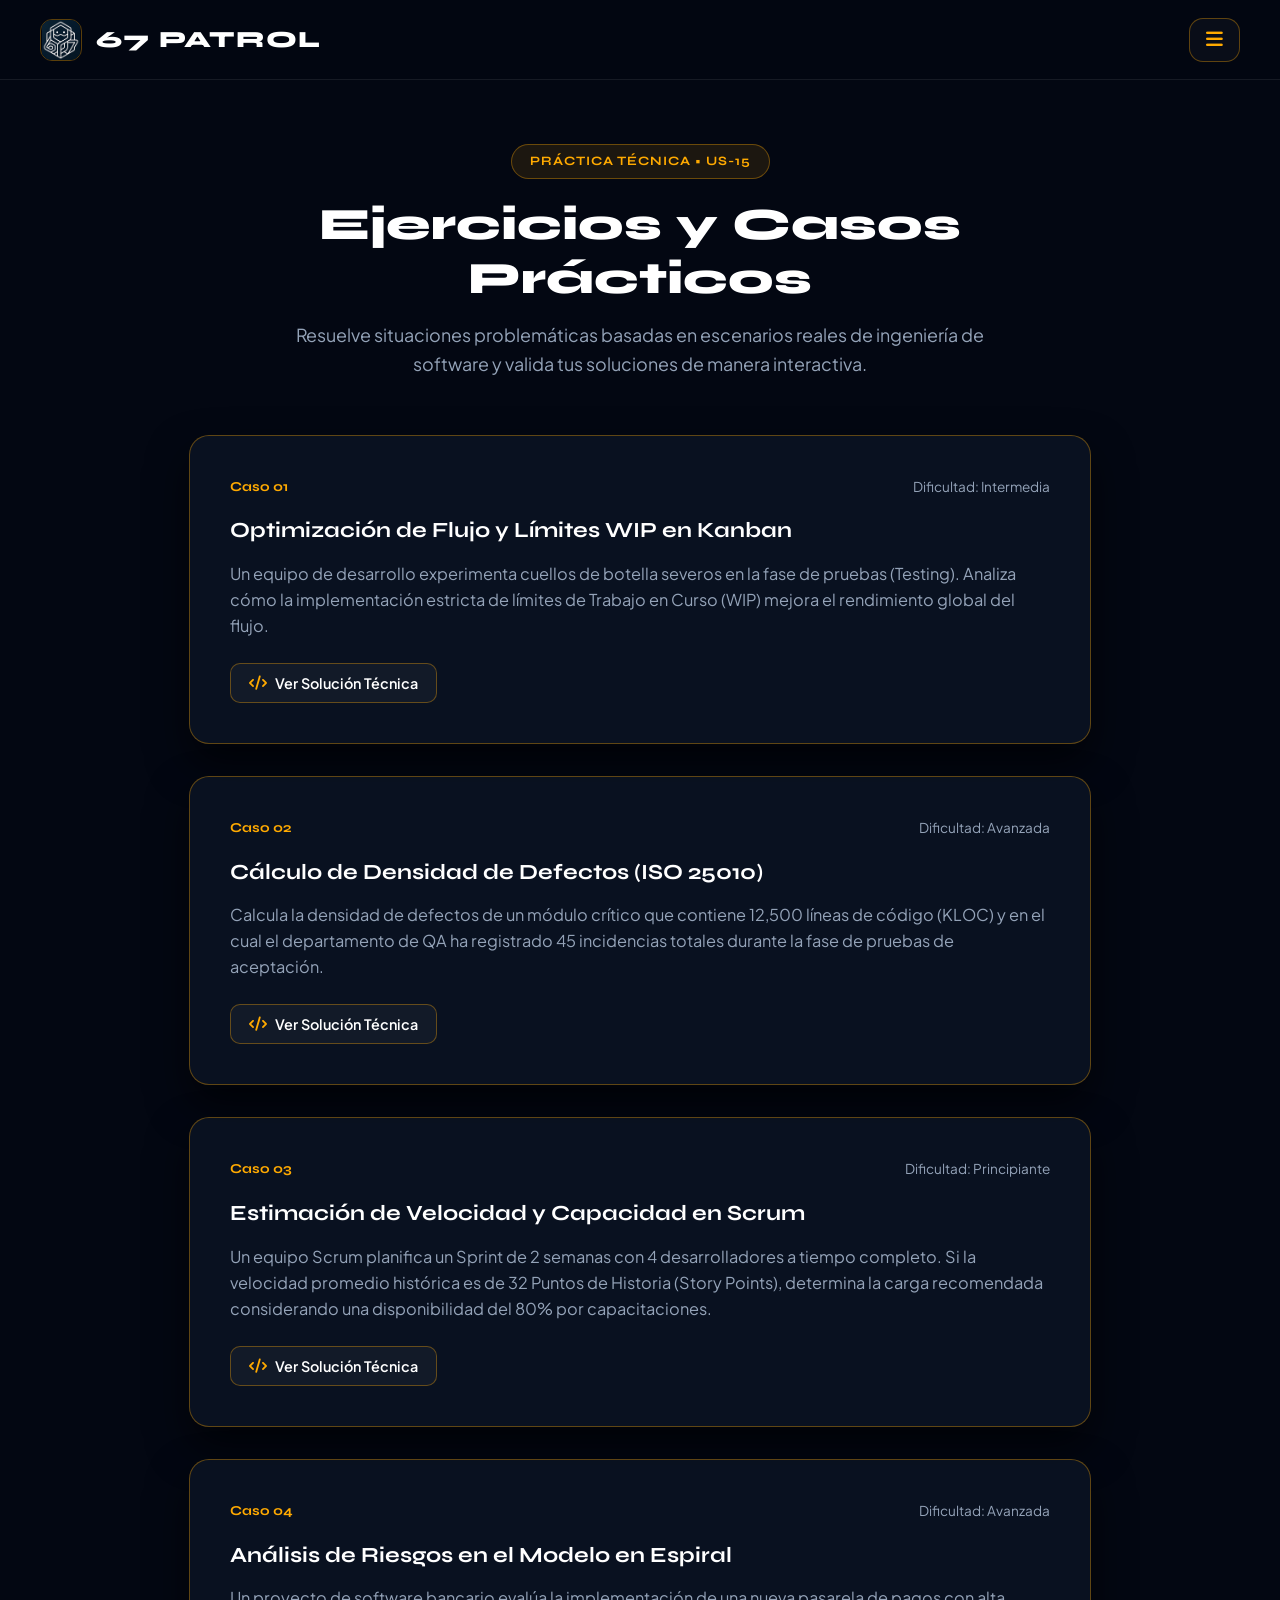
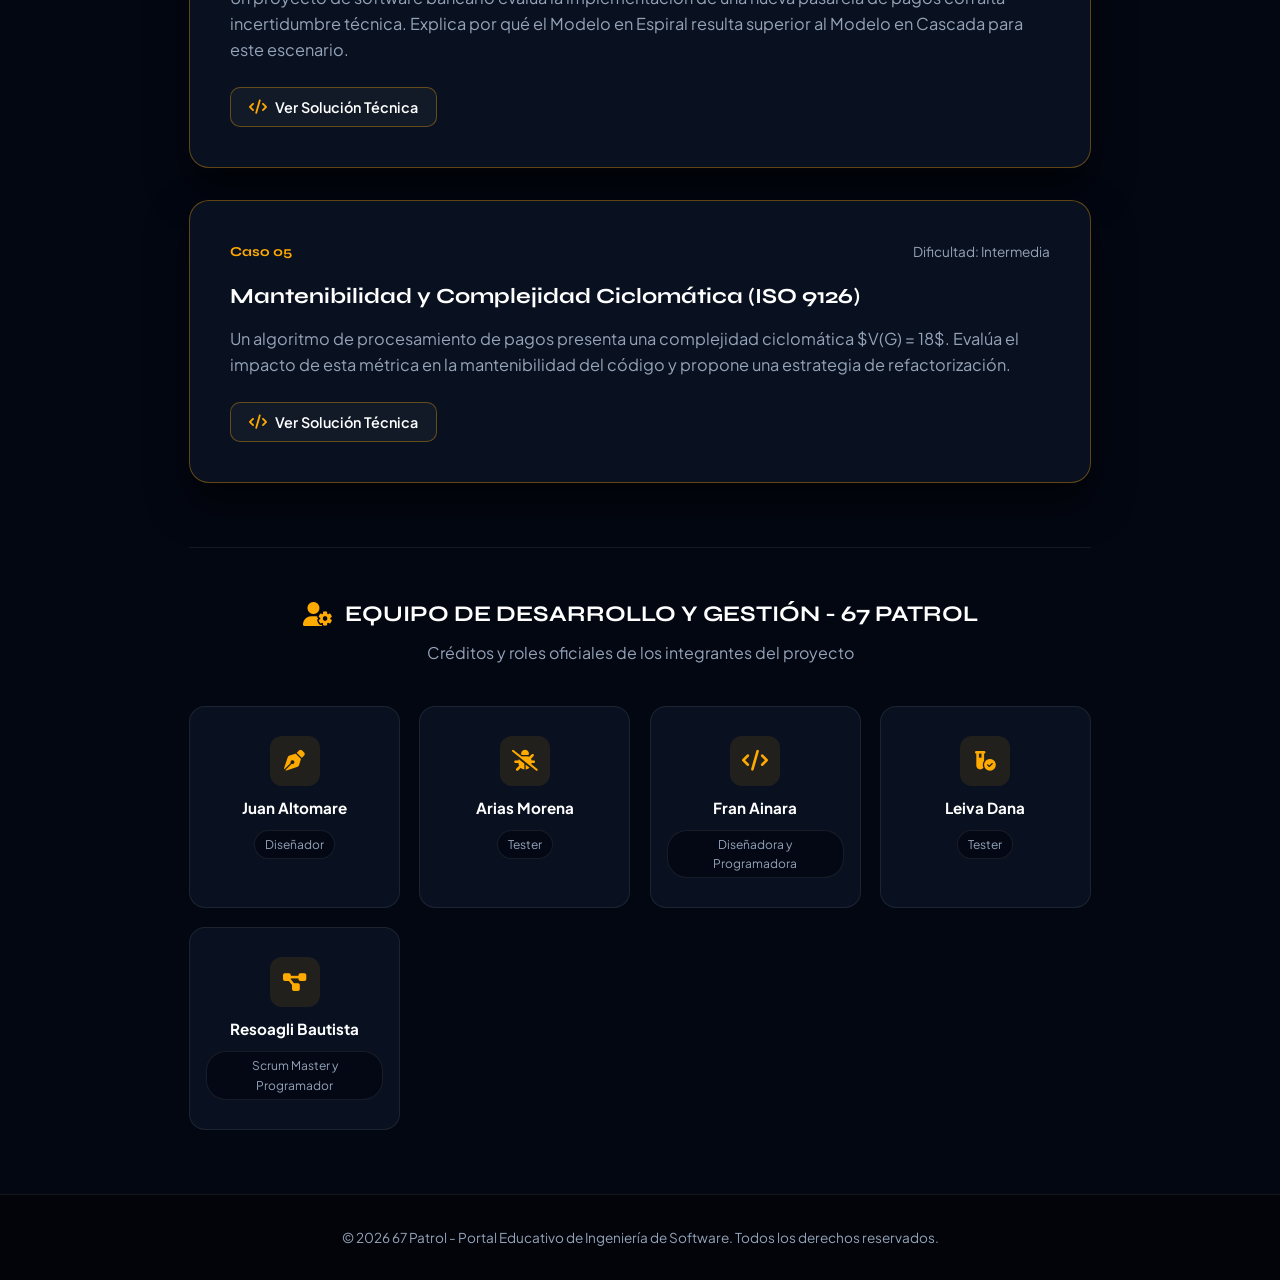
<file: herramientas_interactivas/ejercicios.html>
<!DOCTYPE html>
<html lang="es">
<head>
  <meta charset="UTF-8">
  <meta name="viewport" content="width=device-width, initial-scale=1.0">
  <title>67 Patrol - Ejercicios y Casos Prácticos</title>
  
  <!-- Fuentes Google y FontAwesome -->
  <link rel="preconnect" href="https://fonts.googleapis.com">
  <link rel="preconnect" href="https://fonts.gstatic.com" crossorigin>
  <link href="https://fonts.googleapis.com/css2?family=Plus+Jakarta+Sans:wght@400;500;600;700;800&family=Syne:wght@700;800&display=swap" rel="stylesheet">
  <link rel="stylesheet" href="https://cdnjs.cloudflare.com/ajax/libs/font-awesome/6.4.0/css/all.min.css">
  
  <!-- Hoja de Estilos Externa -->
  <link rel="stylesheet" href="ejercicios.css">
</head>
<body>

  <!-- ========================================== -->
  <!-- BARRA DE NAVEGACIÓN SUPERIOR               -->
  <!-- ========================================== -->
  <header class="header-bar">
    <div class="logo-container">
      <img src="../imagenes/Logo1.jpg" alt="Logotipo oficial de 67 Patrol" class="header-logo-img">
      <span class="logo-text">67 PATROL</span>
    </div>
    <button class="menu-toggle" id="menuToggle" aria-label="Abrir menú de navegación">
      <i class="fa-solid fa-bars"></i>
    </button>
  </header>

  <!-- ========================================== -->
  <!-- MENÚ LATERAL DESPLEGABLE (DRAWER)          -->
  <!-- ========================================== -->
  <nav class="nav-drawer" id="navDrawer">
    <div class="drawer-header">
      <button class="close-drawer" id="closeDrawer" aria-label="Cerrar menú">&times;</button>
    </div>
    <ul class="drawer-menu">
      <li>
        <a href="index.html" class="active">
          <i class="fa-solid fa-house"></i>
          <span>INICIO</span>
        </a>
      </li>
      <li>
        <a href="gestion_calidad/gestion.html">
          <i class="fa-solid fa-shield-halved"></i>
          <span>GESTIÓN DE LA CALIDAD</span>
        </a>
      </li>
      <li>
        <a href="Tecnicas_aseguramiento/tecnicas.html">
          <i class="fa-solid fa-list-check"></i>
          <span>TÉCNICAS DE ASEGURAMIENTO</span>
        </a>
      </li>
      <li>
        <a href="procesos_desarrollo/proceso.html">
          <i class="fa-solid fa-code-branch"></i>
          <span>PROCESOS DE DESARROLLO</span>
        </a>
      </li>
      <!-- Modelos Tradicionales removido -->
      <li>
        <a href="metodologias_agiles/metodologias.html">
          <i class="fa-solid fa-bolt"></i>
          <span>METODOLOGÍAS ÁGILES</span>
        </a>
      </li>
      <li>
        <a href="metodologias_agiles/metodologias_detalle.html">
          <i class="fa-solid fa-diagram-next"></i>
          <span>METODOLOGÍAS EN DETALLE</span>
        </a>
      </li>
      <li>
        <a href="recursos_aprendizajes/recurso.html">
          <i class="fa-solid fa-spell-check"></i>
          <span>GLOSARIO A-Z</span>
        </a>
      </li>
      <li>
        <a href="recursos_aprendizajes/faq.html">
          <i class="fa-solid fa-circle-question"></i>
          <span>PREGUNTAS FRECUENTES (FAQ)</span>
        </a>
      </li>
      <li>
        <a href="recursos_aprendizajes/enlaces.html">
          <i class="fa-solid fa-arrow-up-right-from-square"></i>
          <span>ENLACES DE INTERÉS</span>
        </a>
      </li>
      <li>
        <a href="herramientas_interactivas/ejercicios.html">
          <i class="fa-solid fa-laptop-code"></i>
          <span>EJERCICIOS Y CASOS PRÁCTICOS</span>
        </a>
      </li>
      <li>
        <a href="herramientas_interactivas/comparador.html">
          <i class="fa-solid fa-table-columns"></i>
          <span>COMPARADOR DE METODOLOGÍAS</span>
        </a>
      </li>
      <li>
        <a href="herramientas_interactivas/encuesta.html">
          <i class="fa-solid fa-square-poll-vertical"></i>
          <span>ENCUESTA METODOLÓGICA</span>
        </a>
      </li>
      <li>
        <a href="#equipo">
          <i class="fa-solid fa-users"></i>
          <span>SOBRE NOSOTROS</span>
        </a>
      </li>
      <li>
        <a href="formulario_contacto/contacto.html">
          <i class="fa-solid fa-paper-plane"></i>
          <span>CONTACTO</span>
        </a>
      </li>
    </ul>
  </nav>
  <div class="drawer-overlay" id="drawerOverlay"></div>
  
  <!-- ========================================== -->
  <!-- CONTENEDOR PRINCIPAL                       -->
  <!-- ========================================== -->
  <main class="container">
    <section class="main-header">
      <span class="badge-header">PRÁCTICA TÉCNICA &bull; US-15</span>
      <h1>Ejercicios y Casos Prácticos</h1>
      <p>
        Resuelve situaciones problemáticas basadas en escenarios reales de ingeniería de software y valida tus soluciones de manera interactiva.
      </p>
    </section>

    <!-- CONTENEDOR DE EJERCICIOS (US-15) -->
    <section class="exercises-container">
      
      <!-- CASO 01 -->
      <div class="exercise-card">
        <div class="exercise-meta">
          <span class="ex-badge">Caso 01</span>
          <span class="ex-difficulty">Dificultad: Intermedia</span>
        </div>
        <h2>Optimización de Flujo y Límites WIP en Kanban</h2>
        <p>
          Un equipo de desarrollo experimenta cuellos de botella severos en la fase de pruebas (Testing). Analiza cómo la implementación estricta de límites de Trabajo en Curso (WIP) mejora el rendimiento global del flujo.
        </p>
        <button class="cyber-btn-toggle" data-target="solution1">
          <i class="fa-solid fa-code"></i> Ver Solución Técnica
        </button>
        <div class="solution-box" id="solution1" style="display: none;">
          <h4>Solución Propuesta:</h4>
          <p>
            Establecer un límite WIP de 3 tareas en la columna de pruebas obliga a los desarrolladores a colaborar en QA en lugar de iniciar nuevas historias de usuario, equilibrando el rendimiento del equipo de punta a punta.
          </p>
        </div>
      </div>

      <!-- CASO 02 -->
      <div class="exercise-card">
        <div class="exercise-meta">
          <span class="ex-badge">Caso 02</span>
          <span class="ex-difficulty">Dificultad: Avanzada</span>
        </div>
        <h2>Cálculo de Densidad de Defectos (ISO 25010)</h2>
        <p>
          Calcula la densidad de defectos de un módulo crítico que contiene 12,500 líneas de código (KLOC) y en el cual el departamento de QA ha registrado 45 incidencias totales durante la fase de pruebas de aceptación.
        </p>
        <button class="cyber-btn-toggle" data-target="solution2">
          <i class="fa-solid fa-code"></i> Ver Solución Técnica
        </button>
        <div class="solution-box" id="solution2" style="display: none;">
          <h4>Solución Propuesta:</h4>
          <p>
            La fórmula es <em>Densidad = Total de Defectos / KLOC</em>. Por lo tanto: 45 / 12.5 = <strong>3.6 defectos por KLOC</strong>, lo cual indica un nivel de calidad que requiere refactorización en los módulos más complejos.
          </p>
        </div>
      </div>

      <!-- CASO 03 -->
      <div class="exercise-card">
        <div class="exercise-meta">
          <span class="ex-badge">Caso 03</span>
          <span class="ex-difficulty">Dificultad: Principiante</span>
        </div>
        <h2>Estimación de Velocidad y Capacidad en Scrum</h2>
        <p>
          Un equipo Scrum planifica un Sprint de 2 semanas con 4 desarrolladores a tiempo completo. Si la velocidad promedio histórica es de 32 Puntos de Historia (Story Points), determina la carga recomendada considerando una disponibilidad del 80% por capacitaciones.
        </p>
        <button class="cyber-btn-toggle" data-target="solution3">
          <i class="fa-solid fa-code"></i> Ver Solución Técnica
        </button>
        <div class="solution-box" id="solution3" style="display: none;">
          <h4>Solución Propuesta:</h4>
          <p>
            Ajustando la velocidad según la disponibilidad real: <em>32 SP &times; 0.80 = <strong>25.6 SP (aprox. 25 a 26 Story Points)</strong></em>. Esto previene la sobrecarga de trabajo y protege el compromiso del Sprint Goal.
          </p>
        </div>
      </div>

      <!-- CASO 04 -->
      <div class="exercise-card">
        <div class="exercise-meta">
          <span class="ex-badge">Caso 04</span>
          <span class="ex-difficulty">Dificultad: Avanzada</span>
        </div>
        <h2>Análisis de Riesgos en el Modelo en Espiral</h2>
        <p>
          Un proyecto de software bancario evalúa la implementación de una nueva pasarela de pagos con alta incertidumbre técnica. Explica por qué el Modelo en Espiral resulta superior al Modelo en Cascada para este escenario.
        </p>
        <button class="cyber-btn-toggle" data-target="solution4">
          <i class="fa-solid fa-code"></i> Ver Solución Técnica
        </button>
        <div class="solution-box" id="solution4" style="display: none;">
          <h4>Solución Propuesta:</h4>
          <p>
            El Modelo en Espiral integra un cuadrante explícito de <strong>Análisis y Mitigación de Riesgos</strong> al inicio de cada iteración, permitiendo construir prototipos operativos de la pasarela para validar la factibilidad antes de comprometer grandes inversiones.
          </p>
        </div>
      </div>

      <!-- CASO 05 -->
      <div class="exercise-card">
        <div class="exercise-meta">
          <span class="ex-badge">Caso 05</span>
          <span class="ex-difficulty">Dificultad: Intermedia</span>
        </div>
        <h2>Mantenibilidad y Complejidad Ciclomática (ISO 9126)</h2>
        <p>
          Un algoritmo de procesamiento de pagos presenta una complejidad ciclomática $V(G) = 18$. Evalúa el impacto de esta métrica en la mantenibilidad del código y propone una estrategia de refactorización.
        </p>
        <button class="cyber-btn-toggle" data-target="solution5">
          <i class="fa-solid fa-code"></i> Ver Solución Técnica
        </button>
        <div class="solution-box" id="solution5" style="display: none;">
          <h4>Solución Propuesta:</h4>
          <p>
            Una complejidad superior a 10 indica alto riesgo y baja mantenibilidad. Se recomienda descomponer el algoritmo aplicando el patrón <em>Strategy</em> o dividiendo funciones condicionales anidadas en métodos auxiliares más pequeños y testeables.
          </p>
        </div>
      </div>

    </section>

    <!-- SECCIÓN EQUIPO DE DESARROLLO -->
    <section class="team-section" id="equipo">
      <div class="team-header">
        <i class="fa-solid fa-user-gear team-title-icon"></i>
        <h2>EQUIPO DE DESARROLLO Y GESTIÓN - 67 PATROL</h2>
      </div>
      <p class="team-subtitle">Créditos y roles oficiales de los integrantes del proyecto</p>

      <div class="team-grid">
        <div class="team-card">
          <div class="icon-wrapper"><i class="fa-solid fa-pen-nib"></i></div>
          <h3>Juan Altomare</h3>
          <span class="role-badge">Diseñador</span>
        </div>
        <div class="team-card">
          <div class="icon-wrapper"><i class="fa-solid fa-bug-slash"></i></div>
          <h3>Arias Morena</h3>
          <span class="role-badge">Tester</span>
        </div>
        <div class="team-card">
          <div class="icon-wrapper"><i class="fa-solid fa-code"></i></div>
          <h3>Fran Ainara</h3>
          <span class="role-badge">Diseñadora y Programadora</span>
        </div>
        <div class="team-card">
          <div class="icon-wrapper"><i class="fa-solid fa-vial-circle-check"></i></div>
          <h3>Leiva Dana</h3>
          <span class="role-badge">Tester</span>
        </div>
        <div class="team-card">
          <div class="icon-wrapper"><i class="fa-solid fa-diagram-project"></i></div>
          <h3>Resoagli Bautista</h3>
          <span class="role-badge">Scrum Master y Programador</span>
        </div>
      </div>
    </section>
  </main>

  <footer class="footer">
    <p>&copy; 2026 67 Patrol - Portal Educativo de Ingeniería de Software. Todos los derechos reservados.</p>
  </footer>

  <!-- Archivo JavaScript Externo -->
  <script src="ejercicios.js"></script>
</body>
</html>
</file>
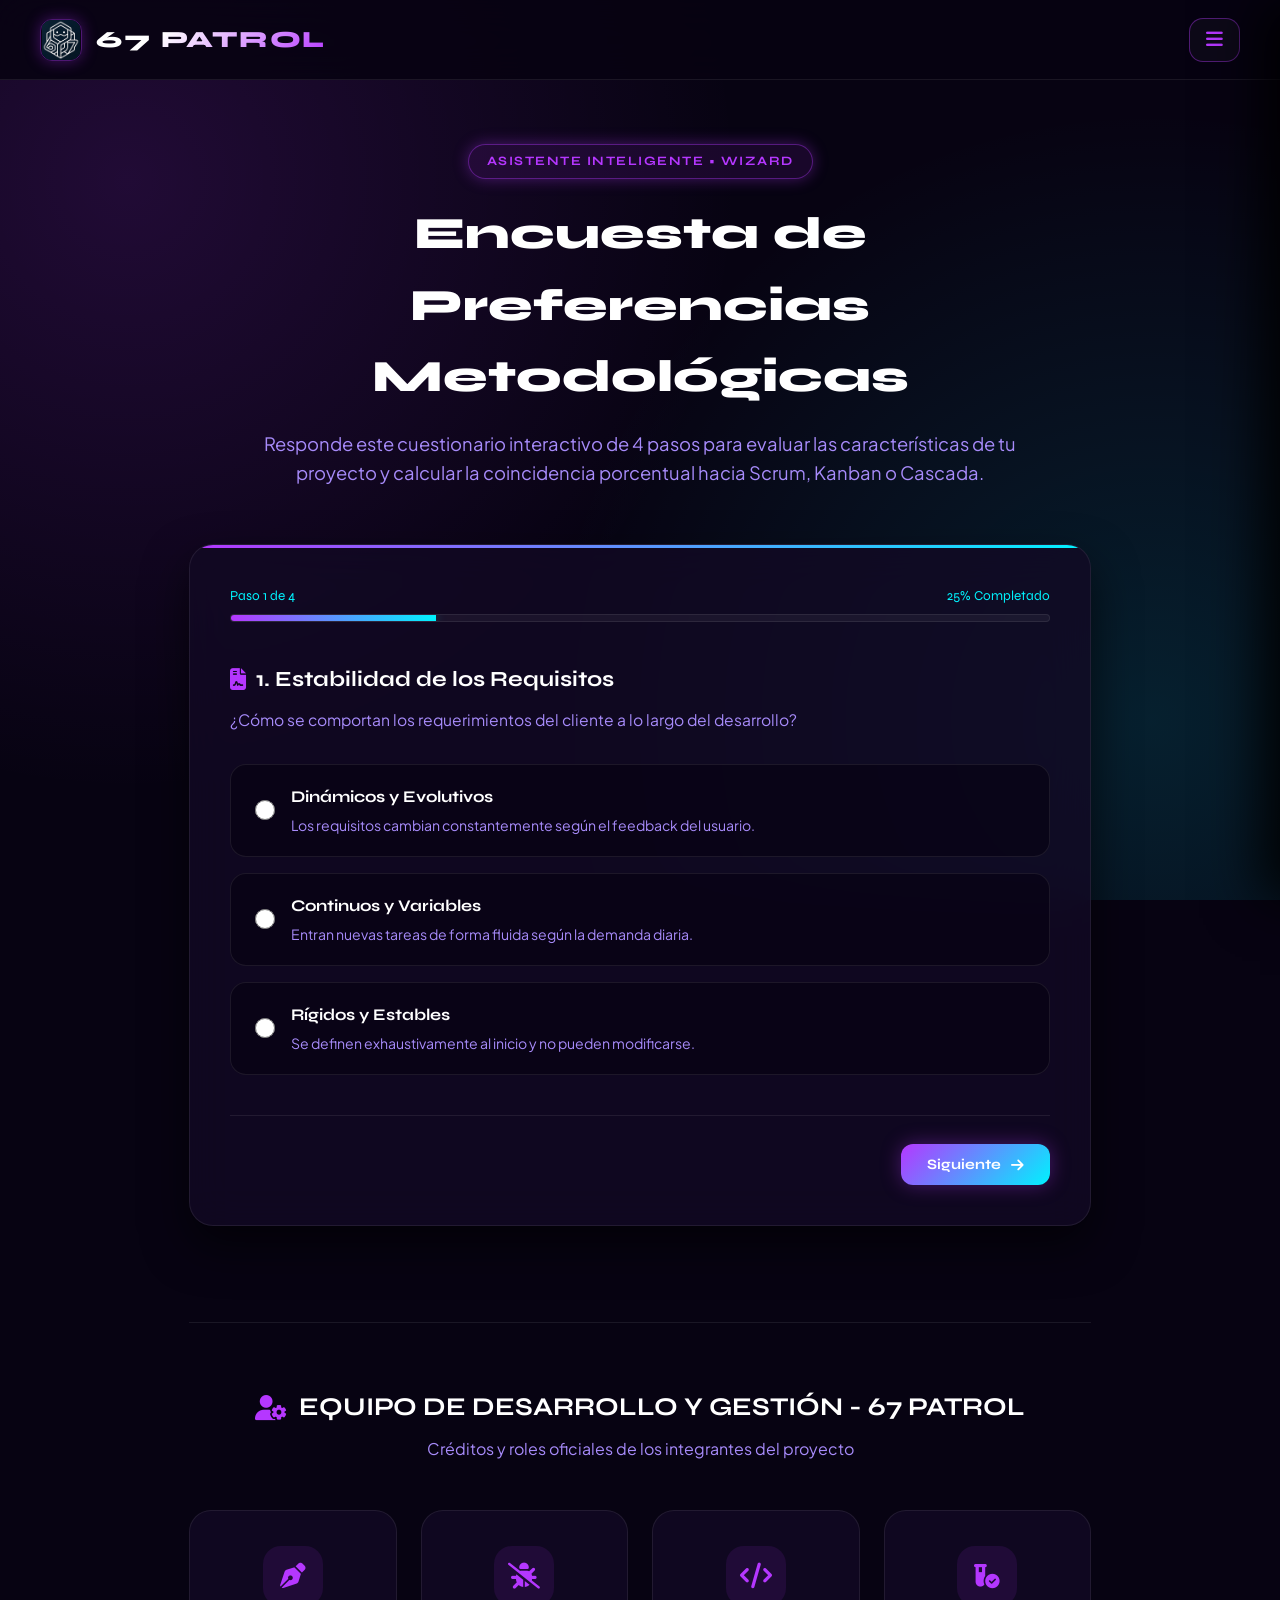
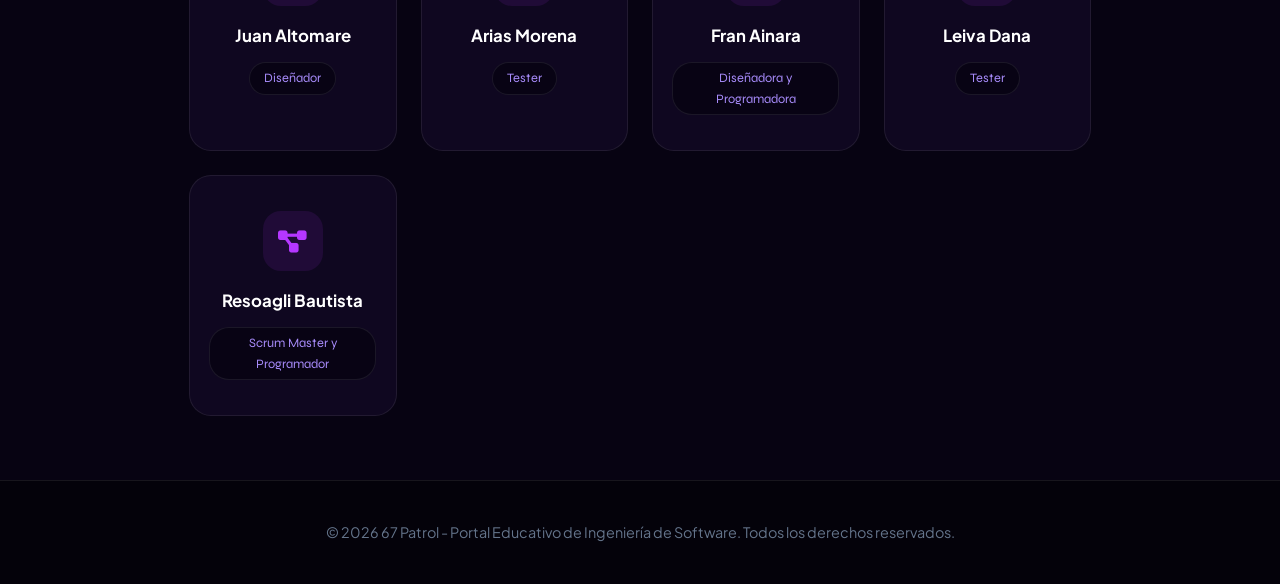
<file: herramientas_interactivas/encuesta.html>
<!DOCTYPE html>
<html lang="es">
<head>
  <meta charset="UTF-8">
  <meta name="viewport" content="width=device-width, initial-scale=1.0">
  <title>67 Patrol - Encuesta de Preferencias Metodológicas</title>
  
  <!-- Fuentes Google y FontAwesome -->
  <link rel="preconnect" href="https://fonts.googleapis.com">
  <link rel="preconnect" href="https://fonts.gstatic.com" crossorigin>
  <link href="https://fonts.googleapis.com/css2?family=Orbitron:wght@600;700;900&family=Plus+Jakarta+Sans:wght@400;500;600;700&display=swap" rel="stylesheet">
  <link rel="stylesheet" href="https://cdnjs.cloudflare.com/ajax/libs/font-awesome/6.4.0/css/all.min.css">
  
  <!-- Hoja de Estilos Externa -->
  <link rel="stylesheet" href="encuesta.css">
</head>
<body>

  <!-- ========================================== -->
  <!-- BARRA DE NAVEGACIÓN SUPERIOR               -->
  <!-- ========================================== -->
  <header class="header-bar">
    <div class="logo-container">
      <img src="../imagenes/Logo1.jpg" alt="Logotipo oficial de 67 Patrol" class="header-logo-img">
      <span class="logo-text">67 PATROL</span>
    </div>
    <button class="menu-toggle" id="menuToggle" aria-label="Abrir menú de navegación">
      <i class="fa-solid fa-bars"></i>
    </button>
  </header>

  <!-- ========================================== -->
  <!-- MENÚ LATERAL DESPLEGABLE (DRAWER)          -->
  <!-- ========================================== -->
  <nav class="nav-drawer" id="navDrawer">
    <div class="drawer-header">
      <button class="close-drawer" id="closeDrawer" aria-label="Cerrar menú">&times;</button>
    </div>
    <ul class="drawer-menu">
      <li>
        <a href="index.html" class="active">
          <i class="fa-solid fa-house"></i>
          <span>INICIO</span>
        </a>
      </li>
      <li>
        <a href="gestion_calidad/gestion.html">
          <i class="fa-solid fa-shield-halved"></i>
          <span>GESTIÓN DE LA CALIDAD</span>
        </a>
      </li>
      <li>
        <a href="Tecnicas_aseguramiento/tecnicas.html">
          <i class="fa-solid fa-list-check"></i>
          <span>TÉCNICAS DE ASEGURAMIENTO</span>
        </a>
      </li>
      <li>
        <a href="procesos_desarrollo/proceso.html">
          <i class="fa-solid fa-code-branch"></i>
          <span>PROCESOS DE DESARROLLO</span>
        </a>
      </li>
      <!-- Modelos Tradicionales removido -->
      <li>
        <a href="metodologias_agiles/metodologias.html">
          <i class="fa-solid fa-bolt"></i>
          <span>METODOLOGÍAS ÁGILES</span>
        </a>
      </li>
      <li>
        <a href="metodologias_agiles/metodologias_detalle.html">
          <i class="fa-solid fa-diagram-next"></i>
          <span>METODOLOGÍAS EN DETALLE</span>
        </a>
      </li>
      <li>
        <a href="recursos_aprendizajes/recurso.html">
          <i class="fa-solid fa-spell-check"></i>
          <span>GLOSARIO A-Z</span>
        </a>
      </li>
      <li>
        <a href="recursos_aprendizajes/faq.html">
          <i class="fa-solid fa-circle-question"></i>
          <span>PREGUNTAS FRECUENTES (FAQ)</span>
        </a>
      </li>
      <li>
        <a href="recursos_aprendizajes/enlaces.html">
          <i class="fa-solid fa-arrow-up-right-from-square"></i>
          <span>ENLACES DE INTERÉS</span>
        </a>
      </li>
      <li>
        <a href="herramientas_interactivas/ejercicios.html">
          <i class="fa-solid fa-laptop-code"></i>
          <span>EJERCICIOS Y CASOS PRÁCTICOS</span>
        </a>
      </li>
      <li>
        <a href="herramientas_interactivas/comparador.html">
          <i class="fa-solid fa-table-columns"></i>
          <span>COMPARADOR DE METODOLOGÍAS</span>
        </a>
      </li>
      <li>
        <a href="herramientas_interactivas/encuesta.html">
          <i class="fa-solid fa-square-poll-vertical"></i>
          <span>ENCUESTA METODOLÓGICA</span>
        </a>
      </li>
      <li>
        <a href="#equipo">
          <i class="fa-solid fa-users"></i>
          <span>SOBRE NOSOTROS</span>
        </a>
      </li>
      <li>
        <a href="formulario_contacto/contacto.html">
          <i class="fa-solid fa-paper-plane"></i>
          <span>CONTACTO</span>
        </a>
      </li>
    </ul>
  </nav>
  <div class="drawer-overlay" id="drawerOverlay"></div>
  
  <!-- ========================================== -->
  <!-- CONTENEDOR PRINCIPAL                       -->
  <!-- ========================================== -->
  <main class="container">
    <section class="main-header">
      <span class="badge-header">ASISTENTE INTELIGENTE &bull; WIZARD</span>
      <h1>Encuesta de Preferencias Metodológicas</h1>
      <p>
        Responde este cuestionario interactivo de 4 pasos para evaluar las características de tu proyecto y calcular la coincidencia porcentual hacia Scrum, Kanban o Cascada.
      </p>
    </section>

    <!-- WIZARD CONTENEDOR PRINCIPAL -->
    <section class="wizard-wrapper" id="wizardWrapper">
      
      <!-- Barra de Progreso Visual -->
      <div class="wizard-progress-bar-container">
        <div class="wizard-progress-info">
          <span id="stepIndicator">Paso 1 de 4</span>
          <span id="progressPercentage">25% Completado</span>
        </div>
        <div class="progress-track">
          <div class="progress-fill" id="progressFill"></div>
        </div>
      </div>

      <!-- Formulario de Pasos (Wizard Form) -->
      <form id="surveyForm" class="wizard-form">

        <!-- PASO 1: Estabilidad de Requisitos -->
        <div class="wizard-step active" data-step="1">
          <h3><i class="fa-solid fa-file-contract"></i> 1. Estabilidad de los Requisitos</h3>
          <p class="step-desc">¿Cómo se comportan los requerimientos del cliente a lo largo del desarrollo?</p>
          
          <div class="options-grid">
            <label class="cyber-option">
              <input type="radio" name="p1" value="scrum" required>
              <div class="option-content">
                <span class="opt-title">Dinámicos y Evolutivos</span>
                <span class="opt-sub">Los requisitos cambian constantemente según el feedback del usuario.</span>
              </div>
            </label>

            <label class="cyber-option">
              <input type="radio" name="p1" value="kanban">
              <div class="option-content">
                <span class="opt-title">Continuos y Variables</span>
                <span class="opt-sub">Entran nuevas tareas de forma fluida según la demanda diaria.</span>
              </div>
            </label>

            <label class="cyber-option">
              <input type="radio" name="p1" value="cascada">
              <div class="option-content">
                <span class="opt-title">Rígidos y Estables</span>
                <span class="opt-sub">Se definen exhaustivamente al inicio y no pueden modificarse.</span>
              </div>
            </label>
          </div>
        </div>

        <!-- PASO 2: Ritmo de Entrega -->
        <div class="wizard-step" data-step="2">
          <h3><i class="fa-solid fa-stopwatch"></i> 2. Ritmo y Ciclo de Entrega</h3>
          <p class="step-desc">¿Cada cuánto tiempo se requiere entregar valor funcional al cliente?</p>
          
          <div class="options-grid">
            <label class="cyber-option">
              <input type="radio" name="p2" value="scrum" required>
              <div class="option-content">
                <span class="opt-title">Sprints Iterativos (1 a 4 semanas)</span>
                <span class="opt-sub">Entregas periódicas de incrementos funcionales probados.</span>
              </div>
            </label>

            <label class="cyber-option">
              <input type="radio" name="p2" value="kanban">
              <div class="option-content">
                <span class="opt-title">Flujo Continuo (Sin ciclos fijos)</span>
                <span class="opt-sub">Las tareas se liberan a producción apenas se completan.</span>
              </div>
            </label>

            <label class="cyber-option">
              <input type="radio" name="p2" value="cascada">
              <div class="option-content">
                <span class="opt-title">Entrega Única al Final del Proyecto</span>
                <span class="opt-sub">El sistema completo se despliega al terminar todas las fases.</span>
              </div>
            </label>
          </div>
        </div>

        <!-- PASO 3: Estructura del Equipo -->
        <div class="wizard-step" data-step="3">
          <h3><i class="fa-solid fa-users-gear"></i> 3. Estructura y Roles del Equipo</h3>
          <p class="step-desc">¿Cómo se organiza el equipo de trabajo y su nivel de autonomía?</p>
          
          <div class="options-grid">
            <label class="cyber-option">
              <input type="radio" name="p3" value="scrum" required>
              <div class="option-content">
                <span class="opt-title">Equipos Auto-organizados con Roles Claros</span>
                <span class="opt-sub">Scrum Master, Product Owner y Desarrolladores colaborando estrechamente.</span>
              </div>
            </label>

            <label class="cyber-option">
              <input type="radio" name="p3" value="kanban">
              <div class="option-content">
                <span class="opt-title">Equipos Flexibles con Límites WIP</span>
                <span class="opt-sub">Enfoque en optimizar cuellos de botella sin necesidad de ceremonias rígidas.</span>
              </div>
            </label>

            <label class="cyber-option">
              <input type="radio" name="p3" value="cascada">
              <div class="option-content">
                <span class="opt-title">Departamentos Secuenciales Jerárquicos</span>
                <span class="opt-sub">Estructura tradicional por fases: Análisis, Diseño, Código y QA aislados.</span>
              </div>
            </label>
          </div>
        </div>

        <!-- PASO 4: Criticidad y Riesgos -->
        <div class="wizard-step" data-step="4">
          <h3><i class="fa-solid fa-triangle-exclamation"></i> 4. Nivel de Incertidumbre y Riesgos</h3>
          <p class="step-desc">¿Cuál es el nivel de previsibilidad técnica y criticidad del software?</p>
          
          <div class="options-grid">
            <label class="cyber-option">
              <input type="radio" name="p4" value="scrum" required>
              <div class="option-content">
                <span class="opt-title">Medio / Innovador</span>
                <span class="opt-sub">Se aprende sobre la marcha construyendo prototipos validables.</span>
              </div>
            </label>

            <label class="cyber-option">
              <input type="radio" name="p4" value="kanban">
              <div class="option-content">
                <span class="opt-title">Operativo / Soporte / Mantenimiento</span>
                <span class="opt-sub">Flujo constante de tareas imprevistas y optimización continua.</span>
              </div>
            </label>

            <label class="cyber-option">
              <input type="radio" name="p4" value="cascada">
              <div class="option-content">
                <span class="opt-title">Alto / Regulado / Crítico</span>
                <span class="opt-sub">Sistemas donde los errores implican riesgos severos y la planeación es vital.</span>
              </div>
            </label>
          </div>
        </div>

        <!-- BOTONES DE NAVEGACIÓN WIZARD -->
        <div class="wizard-actions">
          <button type="button" class="cyber-btn-secondary" id="prevBtn" style="display: none;">
            <i class="fa-solid fa-arrow-left"></i> Anterior
          </button>
          <button type="button" class="cyber-btn-primary" id="nextBtn">
            Siguiente <i class="fa-solid fa-arrow-right"></i>
          </button>
        </div>

      </form>

      <!-- SECCIÓN DE RESULTADO DINÁMICO (OCULTA INICIALMENTE) -->
      <div class="wizard-results-container" id="resultsContainer" style="display: none;">
        <div class="results-header">
          <i class="fa-solid fa-square-poll-vertical results-icon"></i>
          <h2>Resultado del Análisis Metodológico</h2>
          <p>Basado en las respuestas procesadas por el algoritmo, este es el porcentaje de compatibilidad para tu proyecto:</p>
        </div>

        <!-- Barras de Coincidencia -->
        <div class="match-bars-wrapper">
          <div class="match-item">
            <div class="match-label-info">
              <span>SCRUM</span>
              <span id="scoreScrum">0%</span>
            </div>
            <div class="match-track"><div class="match-fill fill-scrum" id="fillScrum"></div></div>
          </div>

          <div class="match-item">
            <div class="match-label-info">
              <span>KANBAN</span>
              <span id="scoreKanban">0%</span>
            </div>
            <div class="match-track"><div class="match-fill fill-kanban" id="fillKanban"></div></div>
          </div>

          <div class="match-item">
            <div class="match-label-info">
              <span>MODELO EN CASCADA</span>
              <span id="scoreCascada">0%</span>
            </div>
            <div class="match-track"><div class="match-fill fill-cascada" id="fillCascada"></div></div>
          </div>
        </div>

        <!-- Tarjeta de Sugerencia Principal -->
        <div class="winner-card" id="winnerCard">
          <h3><i class="fa-solid fa-award"></i> Metodología Recomendada: <span id="winnerTitle">---</span></h3>
          <p id="winnerDesc">---</p>
        </div>

        <div class="results-actions">
          <button type="button" class="cyber-btn-primary" id="restartBtn">
            <i class="fa-solid fa-rotate-right"></i> Realizar Nueva Encuesta
          </button>
        </div>
      </div>

    </section>

    <!-- SECCIÓN EQUIPO DE DESARROLLO -->
    <section class="team-section" id="equipo">
      <div class="team-header">
        <i class="fa-solid fa-user-gear team-title-icon"></i>
        <h2>EQUIPO DE DESARROLLO Y GESTIÓN - 67 PATROL</h2>
      </div>
      <p class="team-subtitle">Créditos y roles oficiales de los integrantes del proyecto</p>

      <div class="team-grid">
        <div class="team-card">
          <div class="icon-wrapper"><i class="fa-solid fa-pen-nib"></i></div>
          <h3>Juan Altomare</h3>
          <span class="role-badge">Diseñador</span>
        </div>
        <div class="team-card">
          <div class="icon-wrapper"><i class="fa-solid fa-bug-slash"></i></div>
          <h3>Arias Morena</h3>
          <span class="role-badge">Tester</span>
        </div>
        <div class="team-card">
          <div class="icon-wrapper"><i class="fa-solid fa-code"></i></div>
          <h3>Fran Ainara</h3>
          <span class="role-badge">Diseñadora y Programadora</span>
        </div>
        <div class="team-card">
          <div class="icon-wrapper"><i class="fa-solid fa-vial-circle-check"></i></div>
          <h3>Leiva Dana</h3>
          <span class="role-badge">Tester</span>
        </div>
        <div class="team-card">
          <div class="icon-wrapper"><i class="fa-solid fa-diagram-project"></i></div>
          <h3>Resoagli Bautista</h3>
          <span class="role-badge">Scrum Master y Programador</span>
        </div>
      </div>
    </section>
  </main>

  <footer class="footer">
    <p>&copy; 2026 67 Patrol - Portal Educativo de Ingeniería de Software. Todos los derechos reservados.</p>
  </footer>

  <!-- Archivo JavaScript Externo -->
  <script src="encuesta.js"></script>
</body>
</html>
</file>
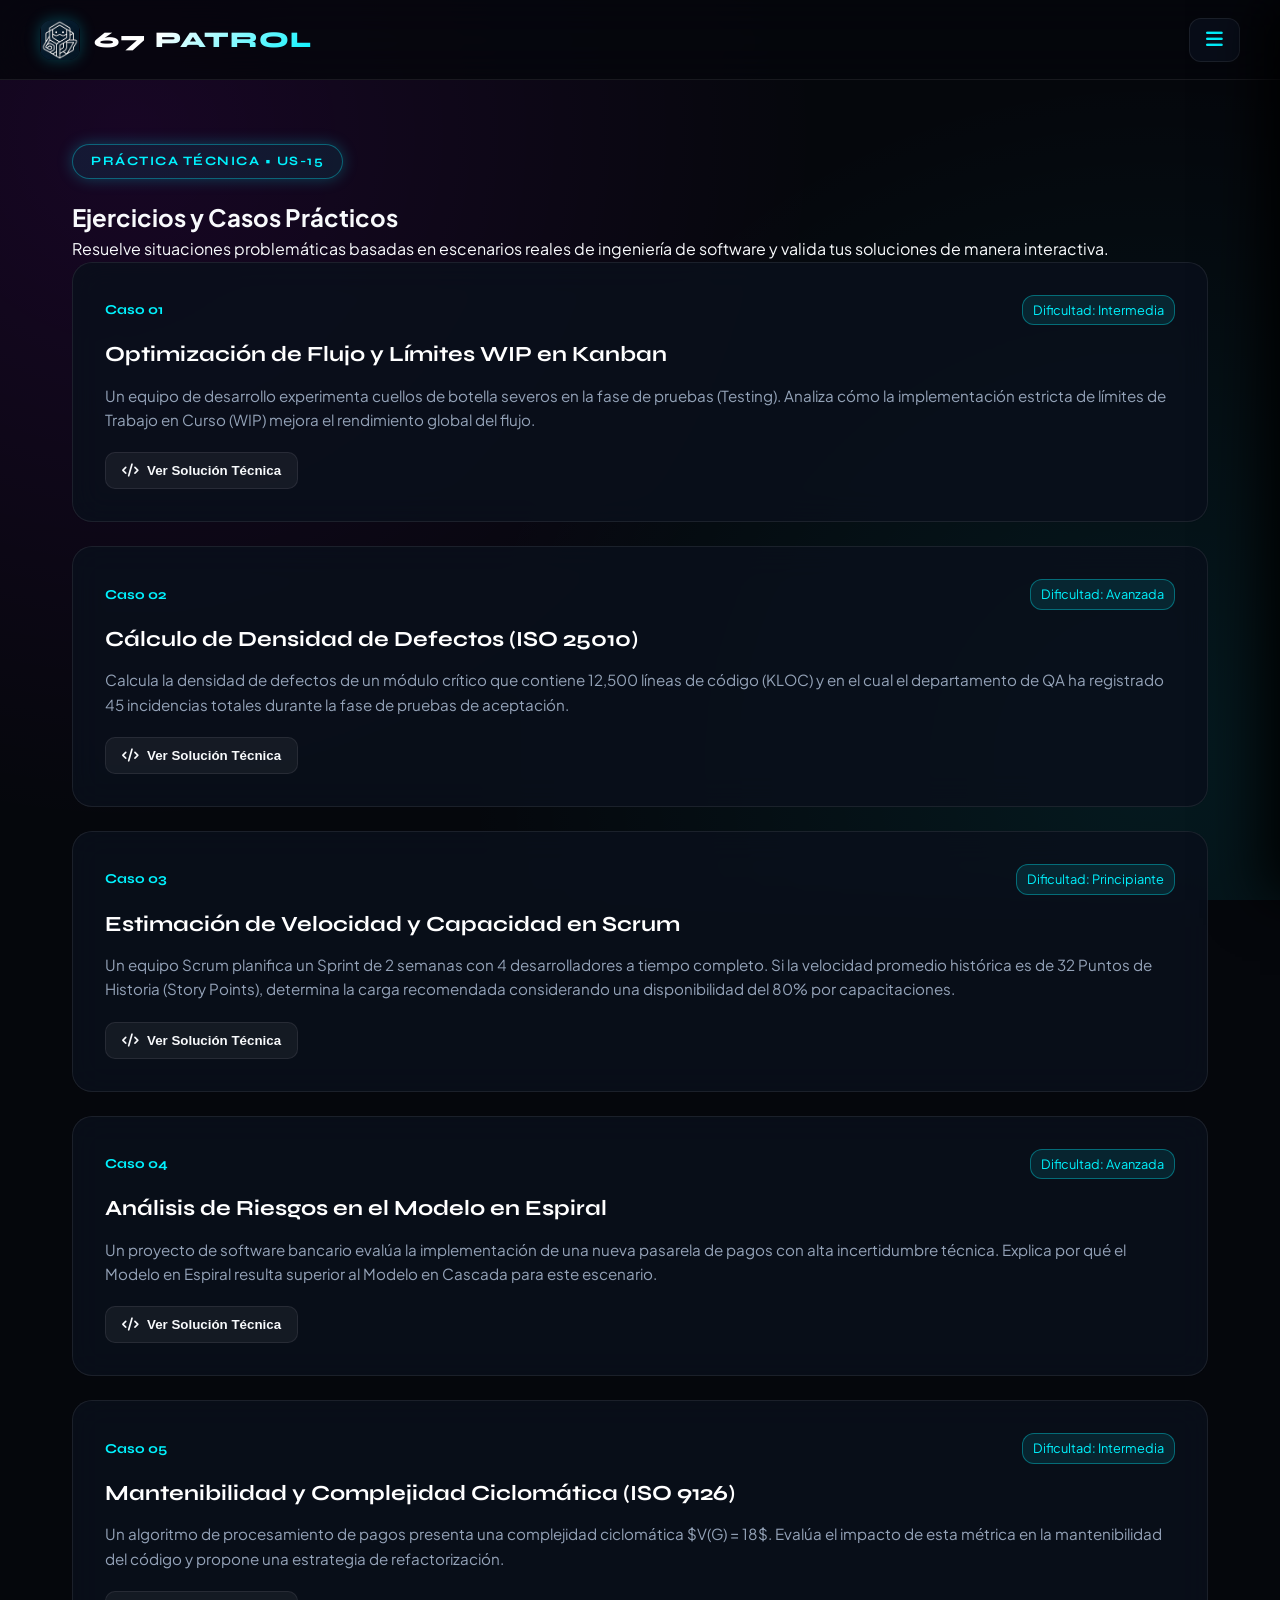
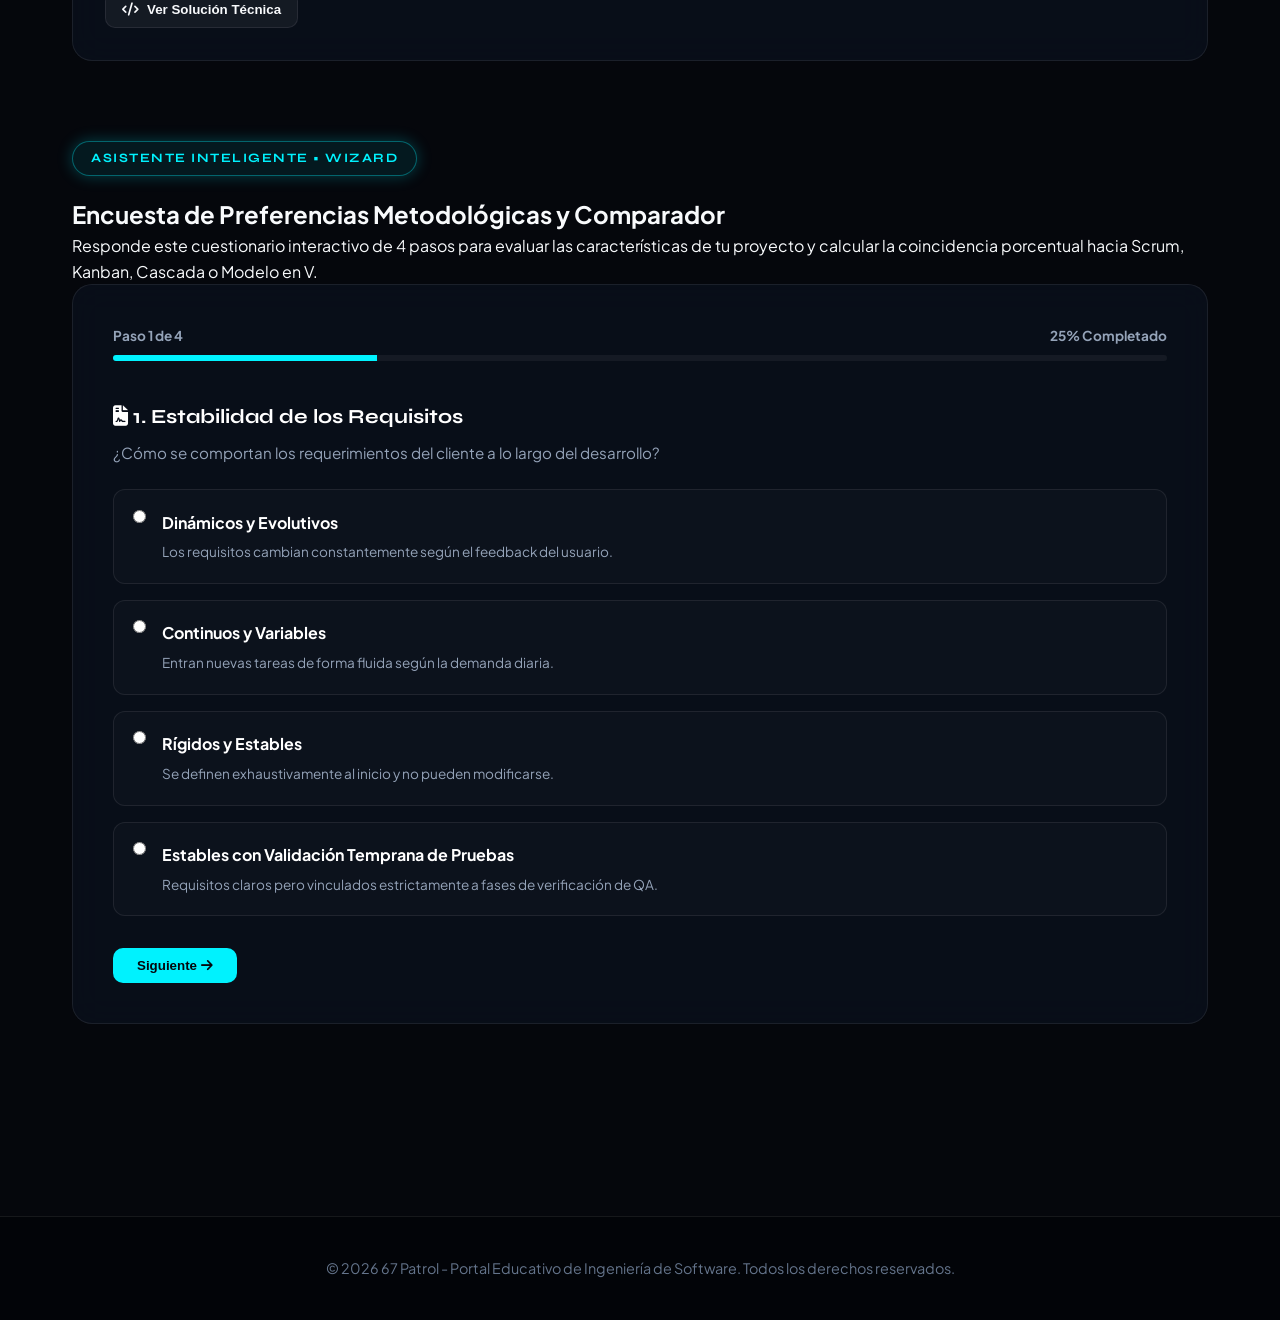
<file: herramientas_interactivas/herramientas.html>
<!DOCTYPE html>
<html lang="es">
<head>
  <meta charset="UTF-8">
  <meta name="viewport" content="width=device-width, initial-scale=1.0">
  <title>67 Patrol - Práctica Técnica y Encuesta Metodológica</title>
  
  <!-- Fuentes Google y FontAwesome -->
  <link rel="preconnect" href="https://fonts.googleapis.com">
  <link rel="preconnect" href="https://fonts.gstatic.com" crossorigin>
  <link href="https://fonts.googleapis.com/css2?family=Plus+Jakarta+Sans:wght@400;500;600;700;800&family=Syne:wght@600;700;800&display=swap" rel="stylesheet">
  <link rel="stylesheet" href="https://cdnjs.cloudflare.com/ajax/libs/font-awesome/6.4.0/css/all.min.css">
  
  <!-- Hojas de Estilos -->
  <link rel="stylesheet" href="../estilo.css">
  <link rel="stylesheet" href="herramientas.css">
</head>
<body>

  <!-- BARRA DE NAVEGACIÓN SUPERIOR -->
  <header class="header-bar">
    <div class="logo-container">
      <img src="../imagenes/Logo1.jpg" alt="Logotipo oficial de 67 Patrol" class="header-logo-img">
      <span class="logo-text">67 PATROL</span>
    </div>
    <button class="menu-toggle" id="menuToggle" aria-label="Abrir menú de navegación">
      <i class="fa-solid fa-bars"></i>
    </button>
  </header>

  <!-- MENÚ LATERAL DESPLEGABLE (DRAWER) -->
  <nav class="nav-drawer" id="navDrawer">
    <div class="drawer-header">
      <button class="close-drawer" id="closeDrawer" aria-label="Cerrar menú">&times;</button>
    </div>
    <ul class="drawer-menu">
      <li>
        <a href="../index.html">
          <i class="fa-solid fa-house"></i>
          <span>INICIO</span>
        </a>
      </li>
      <li>
        <a href="../gestion_calidad/gestion.html">
          <i class="fa-solid fa-shield-halved"></i>
          <span>GESTIÓN DE LA CALIDAD</span>
        </a>
      </li>
      <li>
        <a href="../procesos_desarrollo/proceso.html">
          <i class="fa-solid fa-code-branch"></i>
          <span>PROCESOS DE DESARROLLO</span>
        </a>
      </li>
      <li>
        <a href="../metodologias_agiles/metodologias.html">
          <i class="fa-solid fa-bolt"></i>
          <span>METODOLOGÍAS ÁGILES</span>
        </a>
      </li>
      <li>
        <a href="herramientas.html" class="active">
          <i class="fa-solid fa-laptop-code"></i>
          <span>HERRAMIENTAS Y PRÁCTICA</span>
        </a>
      </li>
      <li>
        <a href="../sobre_nosotros/sobre_nosotros.html">
          <i class="fa-solid fa-users"></i>
          <span>SOBRE NOSOTROS</span>
        </a>
      </li>
      <li>
        <a href="../formulario_contacto/contacto.html">
          <i class="fa-solid fa-paper-plane"></i>
          <span>CONTACTO</span>
        </a>
      </li>
    </ul>
  </nav>
  <div class="drawer-overlay" id="drawerOverlay"></div>

  <!-- CONTENEDOR PRINCIPAL -->
  <main class="container">
    
    <!-- ENCABEZADO DE EJERCICIOS -->
    <section class="main-header">
      <span class="badge-header">PRÁCTICA TÉCNICA &bull; US-15</span>
      <h1>Ejercicios y Casos Prácticos</h1>
      <p>
        Resuelve situaciones problemáticas basadas en escenarios reales de ingeniería de software y valida tus soluciones de manera interactiva.
      </p>
    </section>

    <!-- CONTENEDOR DE EJERCICIOS (US-15) -->
    <section class="exercises-container">
      
      <!-- CASO 01 -->
      <div class="exercise-card">
        <div class="exercise-meta">
          <span class="ex-badge">Caso 01</span>
          <span class="ex-difficulty">Dificultad: Intermedia</span>
        </div>
        <h2>Optimización de Flujo y Límites WIP en Kanban</h2>
        <p>
          Un equipo de desarrollo experimenta cuellos de botella severos en la fase de pruebas (Testing). Analiza cómo la implementación estricta de límites de Trabajo en Curso (WIP) mejora el rendimiento global del flujo.
        </p>
        <button class="cyber-btn-toggle" data-target="solution1">
          <i class="fa-solid fa-code"></i> Ver Solución Técnica
        </button>
        <div class="solution-box" id="solution1" style="display: none;">
          <h4>Solución Propuesta:</h4>
          <p>
            Establecer un límite WIP de 3 tareas en la columna de pruebas obliga a los desarrolladores a colaborar en QA en lugar de iniciar nuevas historias de usuario, equilibrando el rendimiento del equipo de punta a punta.
          </p>
        </div>
      </div>

      <!-- CASO 02 -->
      <div class="exercise-card">
        <div class="exercise-meta">
          <span class="ex-badge">Caso 02</span>
          <span class="ex-difficulty">Dificultad: Avanzada</span>
        </div>
        <h2>Cálculo de Densidad de Defectos (ISO 25010)</h2>
        <p>
          Calcula la densidad de defectos de un módulo crítico que contiene 12,500 líneas de código (KLOC) y en el cual el departamento de QA ha registrado 45 incidencias totales durante la fase de pruebas de aceptación.
        </p>
        <button class="cyber-btn-toggle" data-target="solution2">
          <i class="fa-solid fa-code"></i> Ver Solución Técnica
        </button>
        <div class="solution-box" id="solution2" style="display: none;">
          <h4>Solución Propuesta:</h4>
          <p>
            La fórmula es <em>Densidad = Total de Defectos / KLOC</em>. Por lo tanto: 45 / 12.5 = <strong>3.6 defectos por KLOC</strong>, lo cual indica un nivel de calidad que requiere refactorización en los módulos más complejos.
          </p>
        </div>
      </div>

      <!-- CASO 03 -->
      <div class="exercise-card">
        <div class="exercise-meta">
          <span class="ex-badge">Caso 03</span>
          <span class="ex-difficulty">Dificultad: Principiante</span>
        </div>
        <h2>Estimación de Velocidad y Capacidad en Scrum</h2>
        <p>
          Un equipo Scrum planifica un Sprint de 2 semanas con 4 desarrolladores a tiempo completo. Si la velocidad promedio histórica es de 32 Puntos de Historia (Story Points), determina la carga recomendada considerando una disponibilidad del 80% por capacitaciones.
        </p>
        <button class="cyber-btn-toggle" data-target="solution3">
          <i class="fa-solid fa-code"></i> Ver Solución Técnica
        </button>
        <div class="solution-box" id="solution3" style="display: none;">
          <h4>Solución Propuesta:</h4>
          <p>
            Ajustando la velocidad según la disponibilidad real: <em>32 SP &times; 0.80 = <strong>25.6 SP (aprox. 25 a 26 Story Points)</strong></em>. Esto previene la sobrecarga de trabajo y protege el compromiso del Sprint Goal.
          </p>
        </div>
      </div>

      <!-- CASO 04 -->
      <div class="exercise-card">
        <div class="exercise-meta">
          <span class="ex-badge">Caso 04</span>
          <span class="ex-difficulty">Dificultad: Avanzada</span>
        </div>
        <h2>Análisis de Riesgos en el Modelo en Espiral</h2>
        <p>
          Un proyecto de software bancario evalúa la implementación de una nueva pasarela de pagos con alta incertidumbre técnica. Explica por qué el Modelo en Espiral resulta superior al Modelo en Cascada para este escenario.
        </p>
        <button class="cyber-btn-toggle" data-target="solution4">
          <i class="fa-solid fa-code"></i> Ver Solución Técnica
        </button>
        <div class="solution-box" id="solution4" style="display: none;">
          <h4>Solución Propuesta:</h4>
          <p>
            El Modelo en Espiral integra un cuadrante explícito de <strong>Análisis y Mitigación de Riesgos</strong> al inicio de cada iteración, permitiendo construir prototipos operativos de la pasarela para validar la factibilidad antes de comprometer grandes inversiones.
          </p>
        </div>
      </div>

      <!-- CASO 05 -->
      <div class="exercise-card">
        <div class="exercise-meta">
          <span class="ex-badge">Caso 05</span>
          <span class="ex-difficulty">Dificultad: Intermedia</span>
        </div>
        <h2>Mantenibilidad y Complejidad Ciclomática (ISO 9126)</h2>
        <p>
          Un algoritmo de procesamiento de pagos presenta una complejidad ciclomática $V(G) = 18$. Evalúa el impacto de esta métrica en la mantenibilidad del código y propone una estrategia de refactorización.
        </p>
        <button class="cyber-btn-toggle" data-target="solution5">
          <i class="fa-solid fa-code"></i> Ver Solución Técnica
        </button>
        <div class="solution-box" id="solution5" style="display: none;">
          <h4>Solución Propuesta:</h4>
          <p>
            Una complejidad superior a 10 indica alto riesgo y baja mantenibilidad. Se recomienda descomponer el algoritmo aplicando el patrón <em>Strategy</em> o dividiendo funciones condicionales anidadas en métodos auxiliares más pequeños y testeables.
          </p>
        </div>
      </div>

    </section>

    <!-- ENCABEZADO DE WIZARD / ENCUESTA -->
    <section class="main-header" style="margin-top: 5rem;">
      <span class="badge-header">ASISTENTE INTELIGENTE &bull; WIZARD</span>
      <h1>Encuesta de Preferencias Metodológicas y Comparador</h1>
      <p>
        Responde este cuestionario interactivo de 4 pasos para evaluar las características de tu proyecto y calcular la coincidencia porcentual hacia Scrum, Kanban, Cascada o Modelo en V.
      </p>
    </section>

    <!-- WIZARD CONTENEDOR PRINCIPAL -->
    <section class="wizard-wrapper" id="wizardWrapper">
      
      <!-- Barra de Progreso Visual -->
      <div class="wizard-progress-bar-container">
        <div class="wizard-progress-info">
          <span id="stepIndicator">Paso 1 de 4</span>
          <span id="progressPercentage">25% Completado</span>
        </div>
        <div class="progress-track">
          <div class="progress-fill" id="progressFill"></div>
        </div>
      </div>

      <!-- Formulario de Pasos (Wizard Form) -->
      <form id="surveyForm" class="wizard-form">

        <!-- PASO 1: Estabilidad de Requisitos -->
        <div class="wizard-step active" data-step="1">
          <h3><i class="fa-solid fa-file-contract"></i> 1. Estabilidad de los Requisitos</h3>
          <p class="step-desc">¿Cómo se comportan los requerimientos del cliente a lo largo del desarrollo?</p>
          
          <div class="options-grid">
            <label class="cyber-option">
              <input type="radio" name="p1" value="scrum" required>
              <div class="option-content">
                <span class="opt-title">Dinámicos y Evolutivos</span>
                <span class="opt-sub">Los requisitos cambian constantemente según el feedback del usuario.</span>
              </div>
            </label>

            <label class="cyber-option">
              <input type="radio" name="p1" value="kanban">
              <div class="option-content">
                <span class="opt-title">Continuos y Variables</span>
                <span class="opt-sub">Entran nuevas tareas de forma fluida según la demanda diaria.</span>
              </div>
            </label>

            <label class="cyber-option">
              <input type="radio" name="p1" value="cascada">
              <div class="option-content">
                <span class="opt-title">Rígidos y Estables</span>
                <span class="opt-sub">Se definen exhaustivamente al inicio y no pueden modificarse.</span>
              </div>
            </label>

            <label class="cyber-option">
              <input type="radio" name="p1" value="modelov">
              <div class="option-content">
                <span class="opt-title">Estables con Validación Temprana de Pruebas</span>
                <span class="opt-sub">Requisitos claros pero vinculados estrictamente a fases de verificación de QA.</span>
              </div>
            </label>
          </div>
        </div>

        <!-- PASO 2: Ritmo de Entrega -->
        <div class="wizard-step" data-step="2" style="display: none;">
          <h3><i class="fa-solid fa-stopwatch"></i> 2. Ritmo y Ciclo de Entrega</h3>
          <p class="step-desc">¿Cada cuánto tiempo se requiere entregar valor funcional al cliente?</p>
          
          <div class="options-grid">
            <label class="cyber-option">
              <input type="radio" name="p2" value="scrum" required>
              <div class="option-content">
                <span class="opt-title">Sprints Iterativos (1 a 4 semanas)</span>
                <span class="opt-sub">Entregas periódicas de incrementos funcionales probados.</span>
              </div>
            </label>

            <label class="cyber-option">
              <input type="radio" name="p2" value="kanban">
              <div class="option-content">
                <span class="opt-title">Flujo Continuo (Sin ciclos fijos)</span>
                <span class="opt-sub">Las tareas se liberan a producción apenas se completan.</span>
              </div>
            </label>

            <label class="cyber-option">
              <input type="radio" name="p2" value="cascada">
              <div class="option-content">
                <span class="opt-title">Entrega Única al Final del Proyecto</span>
                <span class="opt-sub">El sistema completo se despliega al terminar todas las fases.</span>
              </div>
            </label>

            <label class="cyber-option">
              <input type="radio" name="p2" value="modelov">
              <div class="option-content">
                <span class="opt-title">Secuencial con Pruebas Paralelas</span>
                <span class="opt-sub">Fases estructuradas donde cada etapa de diseño tiene su fase de prueba asociada.</span>
              </div>
            </label>
          </div>
        </div>

        <!-- PASO 3: Estructura del Equipo -->
        <div class="wizard-step" data-step="3" style="display: none;">
          <h3><i class="fa-solid fa-users-gear"></i> 3. Estructura y Roles del Equipo</h3>
          <p class="step-desc">¿Cómo se organiza el equipo de trabajo y su nivel de autonomía?</p>
          
          <div class="options-grid">
            <label class="cyber-option">
              <input type="radio" name="p3" value="scrum" required>
              <div class="option-content">
                <span class="opt-title">Equipos Auto-organizados con Roles Claros</span>
                <span class="opt-sub">Scrum Master, Product Owner y Desarrolladores colaborando estrechamente.</span>
              </div>
            </label>

            <label class="cyber-option">
              <input type="radio" name="p3" value="kanban">
              <div class="option-content">
                <span class="opt-title">Equipos Flexibles con Límites WIP</span>
                <span class="opt-sub">Enfoque en optimizar cuellos de botella sin ceremonias rígidas.</span>
              </div>
            </label>

            <label class="cyber-option">
              <input type="radio" name="p3" value="cascada">
              <div class="option-content">
                <span class="opt-title">Departamentos Secuenciales Jerárquicos</span>
                <span class="opt-sub">Estructura tradicional por fases: Análisis, Diseño, Código y QA aislados.</span>
              </div>
            </label>

            <label class="cyber-option">
              <input type="radio" name="p3" value="modelov">
              <div class="option-content">
                <span class="opt-title">Especialistas en Desarrollo y Verificación</span>
                <span class="opt-sub">Equipos técnicos con fuerte enfoque en ingeniería de pruebas por niveles.</span>
              </div>
            </label>
          </div>
        </div>

        <!-- PASO 4: Criticidad y Riesgos -->
        <div class="wizard-step" data-step="4" style="display: none;">
          <h3><i class="fa-solid fa-triangle-exclamation"></i> 4. Nivel de Incertidumbre y Riesgos</h3>
          <p class="step-desc">¿Cuál es el nivel de previsibilidad técnica y criticidad del software?</p>
          
          <div class="options-grid">
            <label class="cyber-option">
              <input type="radio" name="p4" value="scrum" required>
              <div class="option-content">
                <span class="opt-title">Medio / Innovador</span>
                <span class="opt-sub">Se aprende sobre la marcha construyendo prototipos validables.</span>
              </div>
            </label>

            <label class="cyber-option">
              <input type="radio" name="p4" value="kanban">
              <div class="option-content">
                <span class="opt-title">Operativo / Soporte / Mantenimiento</span>
                <span class="opt-sub">Flujo constante de tareas imprevistas y optimización continua.</span>
              </div>
            </label>

            <label class="cyber-option">
              <input type="radio" name="p4" value="cascada">
              <div class="option-content">
                <span class="opt-title">Alto / Regulado / Crítico</span>
                <span class="opt-sub">Sistemas donde los errores implican riesgos severos y la planeación es vital.</span>
              </div>
            </label>

            <label class="cyber-option">
              <input type="radio" name="p4" value="modelov">
              <div class="option-content">
                <span class="opt-title">Alto con Énfasis en Prevención de Errores</span>
                <span class="opt-sub">Sistemas complejos que exigen pruebas unitarias, de integración y aceptación formal.</span>
              </div>
            </label>
          </div>
        </div>

        <!-- BOTONES DE NAVEGACIÓN WIZARD -->
        <div class="wizard-actions">
          <button type="button" class="cyber-btn-secondary" id="prevBtn" style="display: none;">
            <i class="fa-solid fa-arrow-left"></i> Anterior
          </button>
          <button type="button" class="cyber-btn-primary" id="nextBtn">
            Siguiente <i class="fa-solid fa-arrow-right"></i>
          </button>
        </div>

      </form>

      <!-- SECCIÓN DE RESULTADO DINÁMICO Y COMPARADOR (OCULTA INICIALMENTE) -->
      <div class="wizard-results-container" id="resultsContainer" style="display: none;">
        <div class="results-header">
          <i class="fa-solid fa-square-poll-vertical results-icon"></i>
          <h2>Resultado del Análisis Metodológico</h2>
          <p>Basado en las respuestas procesadas por el algoritmo, este es el porcentaje de compatibilidad y comparativa para tu proyecto:</p>
        </div>

        <!-- Barras de Coincidencia (Comparador) -->
        <div class="match-bars-wrapper">
          <div class="match-item">
            <div class="match-label-info">
              <span>SCRUM</span>
              <span id="scoreScrum">0%</span>
            </div>
            <div class="match-track"><div class="match-fill fill-scrum" id="fillScrum"></div></div>
          </div>

          <div class="match-item">
            <div class="match-label-info">
              <span>KANBAN</span>
              <span id="scoreKanban">0%</span>
            </div>
            <div class="match-track"><div class="match-fill fill-kanban" id="fillKanban"></div></div>
          </div>

          <div class="match-item">
            <div class="match-label-info">
              <span>MODELO EN CASCADA</span>
              <span id="scoreCascada">0%</span>
            </div>
            <div class="match-track"><div class="match-fill fill-cascada" id="fillCascada"></div></div>
          </div>

          <div class="match-item">
            <div class="match-label-info">
              <span>MODELO EN V</span>
              <span id="scoreModeloV">0%</span>
            </div>
            <div class="match-track"><div class="match-fill fill-modelov" id="fillModeloV"></div></div>
          </div>
        </div>

        <!-- Tarjeta de Sugerencia Principal -->
        <div class="winner-card" id="winnerCard">
          <h3><i class="fa-solid fa-award"></i> Metodología Recomendada: <span id="winnerTitle">---</span></h3>
          <p id="winnerDesc">---</p>
        </div>

        <div class="results-actions">
          <button type="button" class="cyber-btn-primary" id="restartBtn">
            <i class="fa-solid fa-rotate-right"></i> Realizar Nueva Encuesta
          </button>
        </div>
      </div>

    </section>

  </main>

  <footer class="footer">
    <p>&copy; 2026 67 Patrol - Portal Educativo de Ingeniería de Software. Todos los derechos reservados.</p>
  </footer>

  <!-- Script Externo -->
  <script src="herramientas.js"></script>
</body>
</html>
</file>
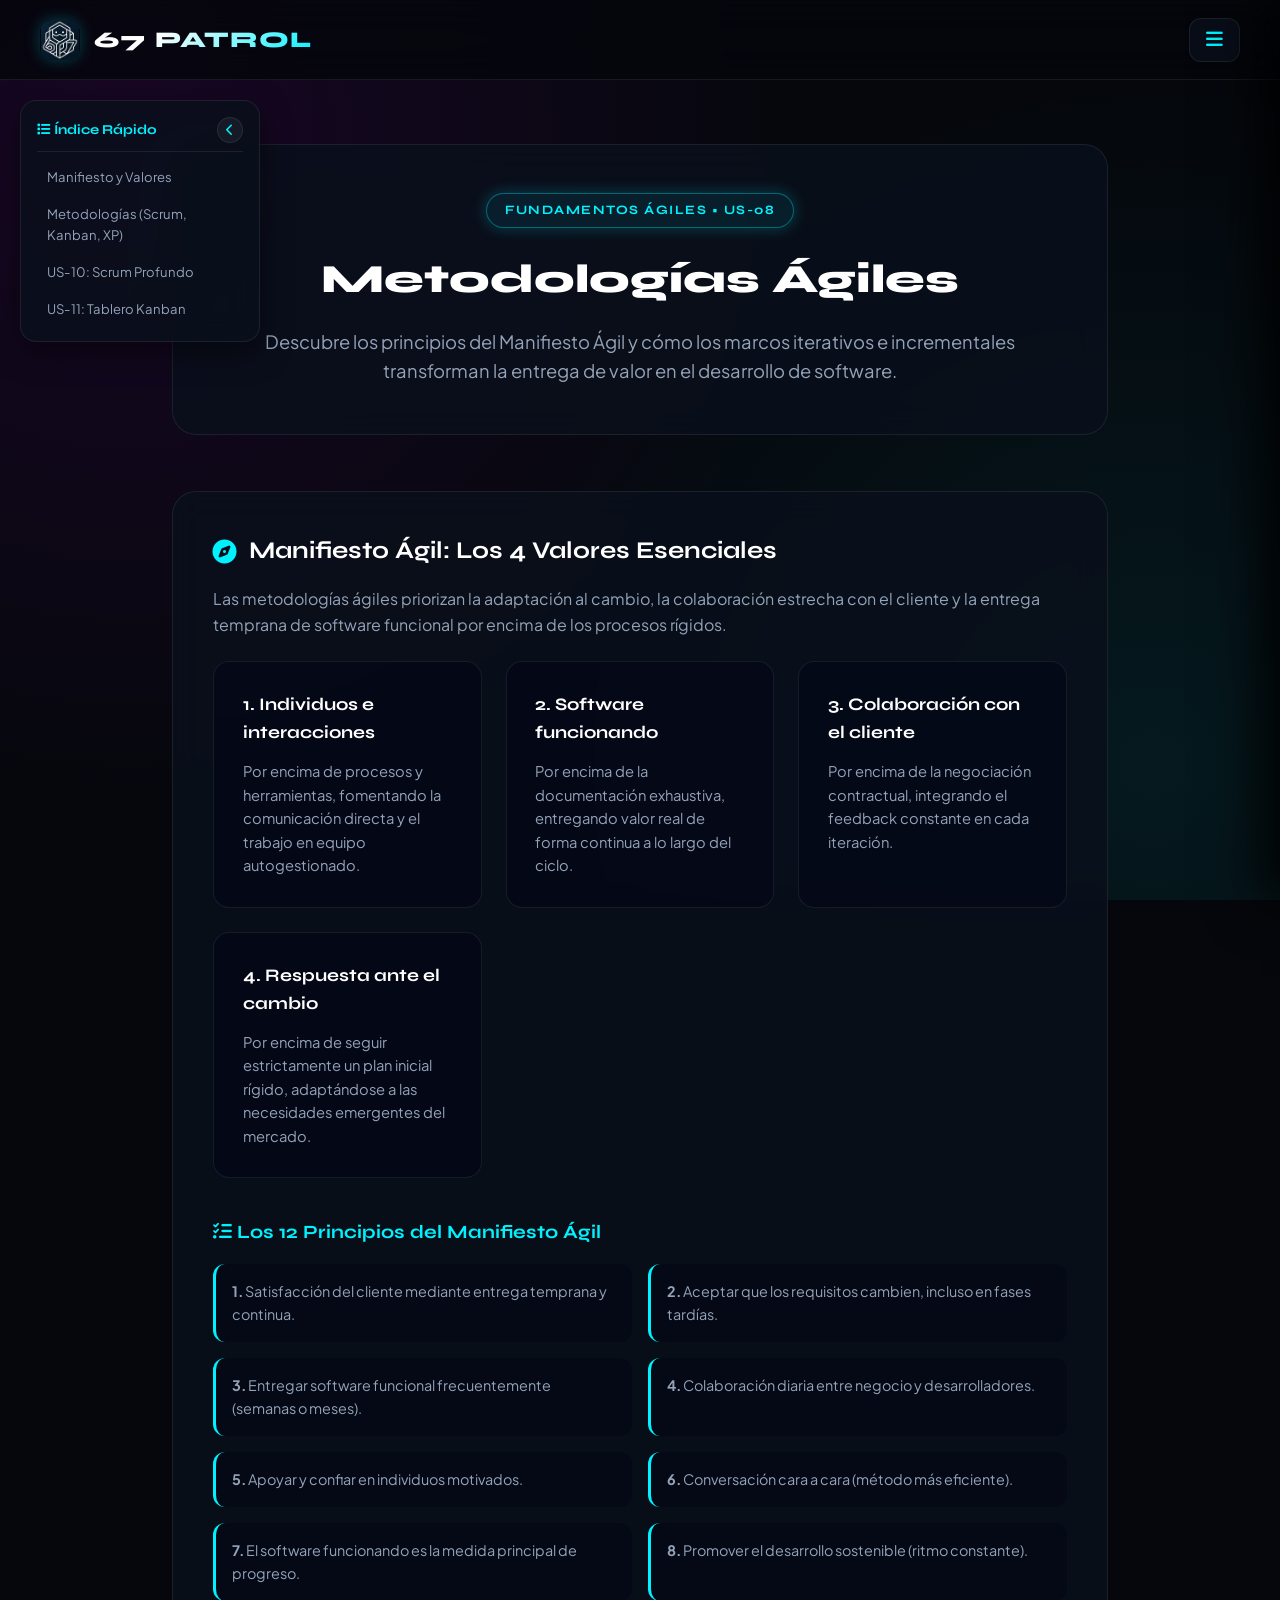
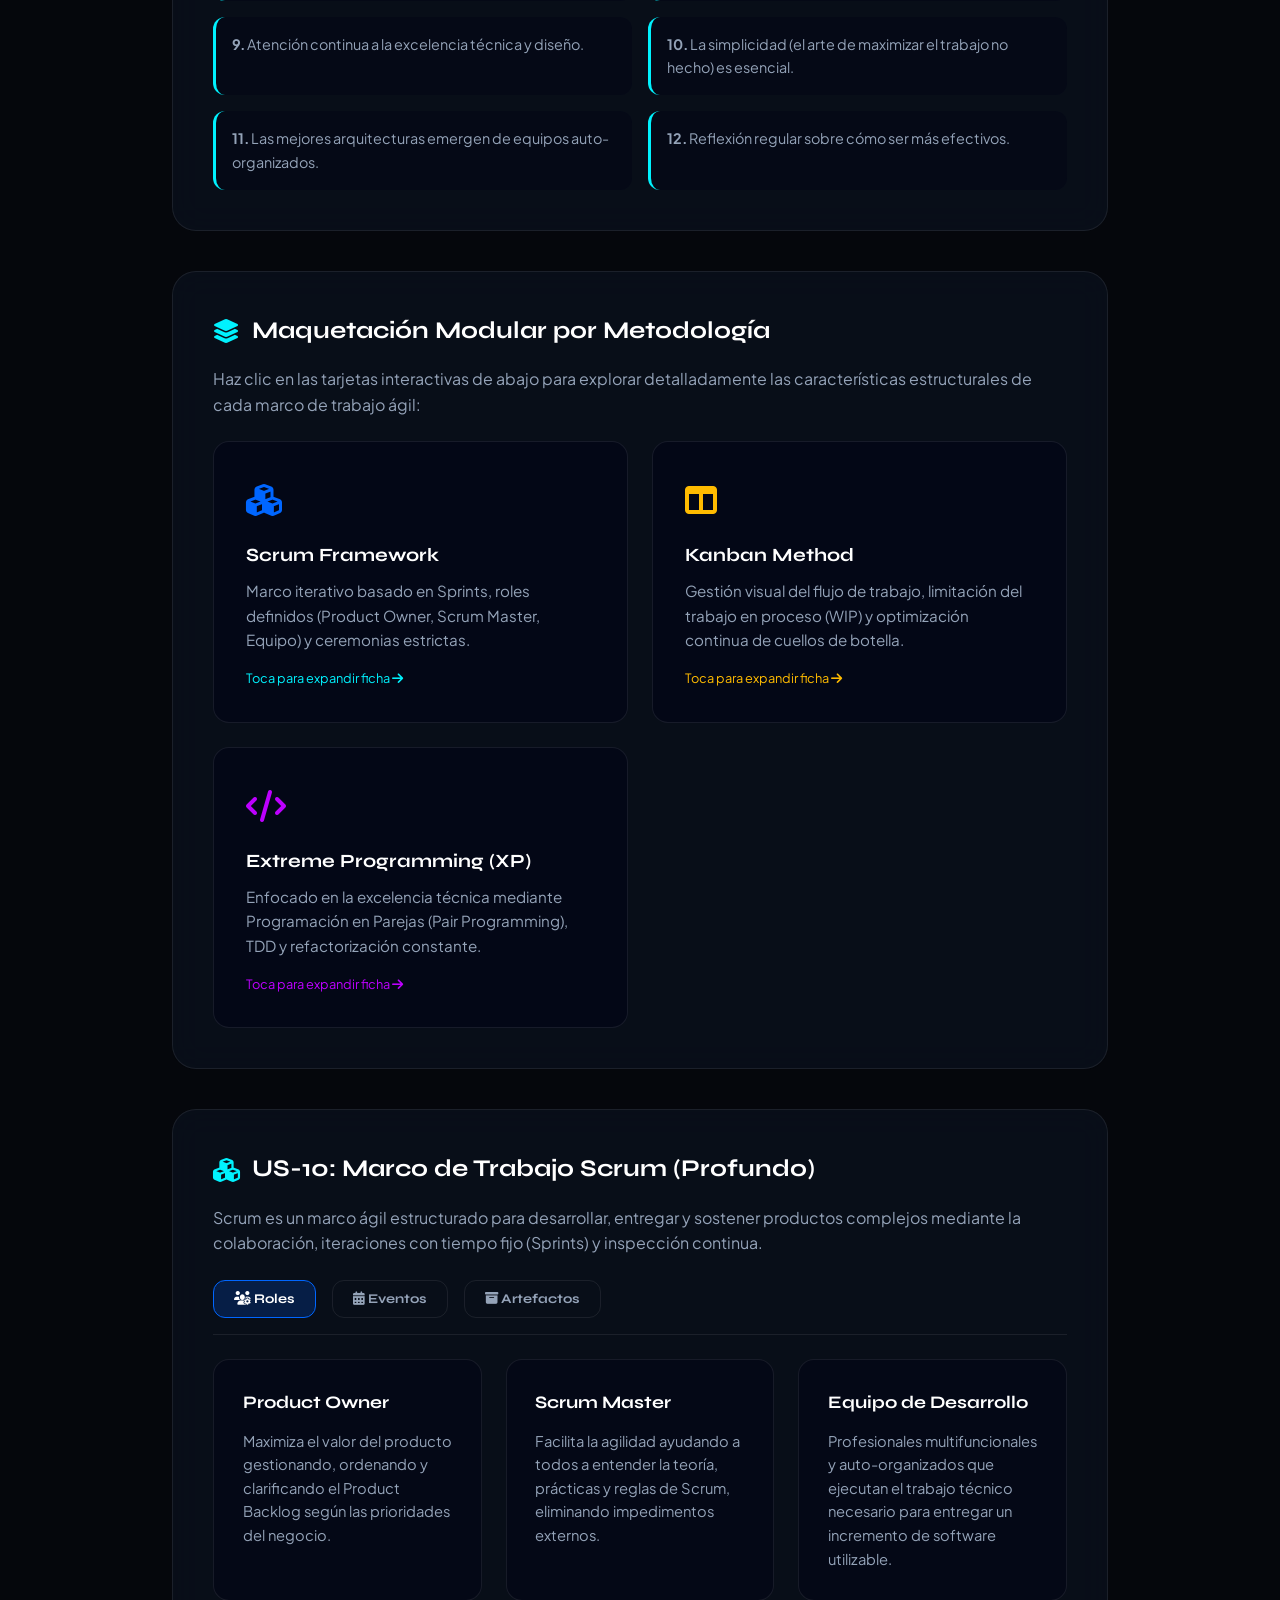
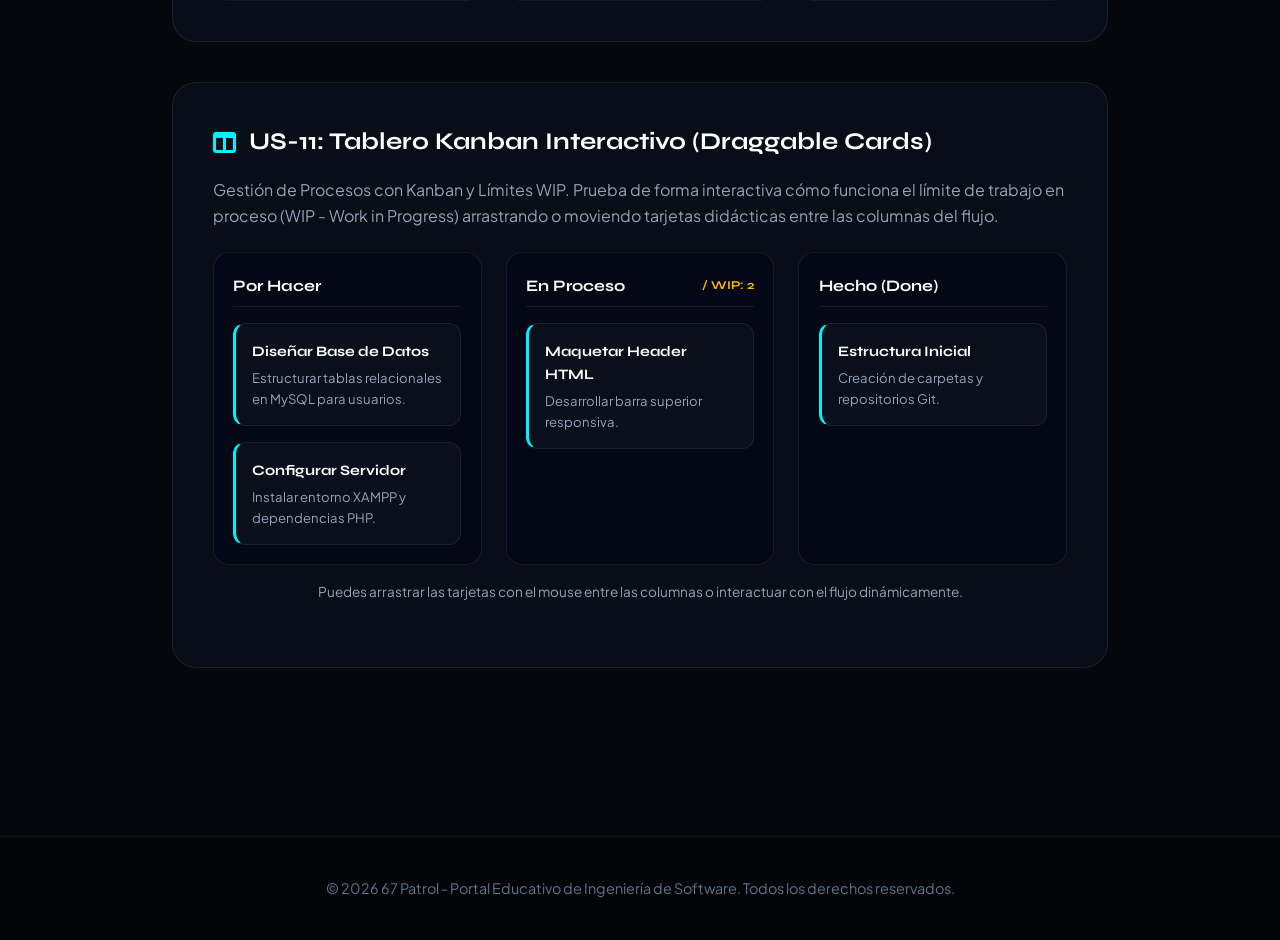
<file: metodologias_agiles/metodologias.html>
<!DOCTYPE html>
<html lang="es">
<head>
  <meta charset="UTF-8">
  <meta name="viewport" content="width=device-width, initial-scale=1.0">
  <title>67 Patrol - Metodologías Ágiles</title>
  
  <!-- Fuentes Google y FontAwesome -->
  <link rel="preconnect" href="https://fonts.googleapis.com">
  <link rel="preconnect" href="https://fonts.gstatic.com" crossorigin>
  <link href="https://fonts.googleapis.com/css2?family=Plus+Jakarta+Sans:wght@400;500;600;700;800&family=Syne:wght@700;800&display=swap" rel="stylesheet">
  <link rel="stylesheet" href="https://cdnjs.cloudflare.com/ajax/libs/font-awesome/6.4.0/css/all.min.css">
  
  <!-- Hoja de Estilos Externa -->
  <link rel="stylesheet" href="metodologias.css">
</head>
<body>

  <!-- ========================================== -->
  <!-- BARRA DE NAVEGACIÓN SUPERIOR               -->
  <!-- ========================================== -->
  <header class="header-bar">
    <div class="logo-container">
      <img src="../imagenes/Logo1.jpg" alt="Logotipo oficial de 67 Patrol" class="header-logo-img">
      <span class="logo-text">67 PATROL</span>
    </div>
    <button class="menu-toggle" id="menuToggle" aria-label="Abrir menú de navegación">
      <i class="fa-solid fa-bars"></i>
    </button>
  </header>

  <!-- ========================================== -->
  <!-- MENÚ LATERAL DESPLEGABLE (DRAWER)          -->
  <!-- ========================================== -->
  <nav class="nav-drawer" id="navDrawer">
    <div class="drawer-header">
      <button class="close-drawer" id="closeDrawer" aria-label="Cerrar menú">&times;</button>
    </div>
    <ul class="drawer-menu">
      <li>
        <a href="../index.html">
          <i class="fa-solid fa-house"></i>
          <span>INICIO</span>
        </a>
      </li>
      <li>
        <a href="../gestion_calidad/gestion.html">
          <i class="fa-solid fa-shield-halved"></i>
          <span>GESTIÓN DE LA CALIDAD</span>
        </a>
      </li>
      <li>
        <a href="../procesos_desarrollo/proceso.html" >
          <i class="fa-solid fa-code-branch"></i>
          <span>PROCESOS DE DESARROLLO</span>
        </a>
      </li>
      <li>
        <a href="metodologias.html" class="active" >
          <i class="fa-solid fa-bolt"></i>
          <span>METODOLOGÍAS ÁGILES</span>
        </a>
      </li>
      <li>
        <a href="../recursos_aprendizajes/recurso.html">
          <i class="fa-solid fa-spell-check"></i>
          <span>RECURSOS Y APRENDIZAJE</span>
        </a>
      </li>
      <li>
        <a href="../herramientas_interactivas/herramientas.html">
          <i class="fa-solid fa-laptop-code"></i>
          <span>HERRAMIENTAS INTERACTIVAS</span>
        </a>
      </li>
      <li>
        <a href="../sobre_nosotros/sobre_nosotros.html" >
          <i class="fa-solid fa-users"></i>
          <span>SOBRE NOSOTROS</span>
        </a>
      </li>
      <li>
        <a href="../formulario_contacto/contacto.html">
          <i class="fa-solid fa-paper-plane"></i>
          <span>CONTACTO</span>
        </a>
      </li>
    </ul>
  </nav>
  <div class="drawer-overlay" id="drawerOverlay"></div>

  <!-- ========================================== -->
  <!-- MENÚ FLOTANTE / TABLA DE CONTENIDOS (TOC)  -->
  <!-- ========================================== -->
  <div class="floating-toc" id="floatingToc">
    <div class="toc-header" id="tocHeader">
      <span class="toc-title"><i class="fa-solid fa-list"></i> Índice Rápido</span>
      <button class="toc-toggle-btn" id="tocToggleBtn" aria-label="Minimizar o expandir índice">
        <i class="fa-solid fa-chevron-left" id="tocToggleIcon"></i>
      </button>
    </div>
    <div class="toc-body" id="tocBody">
      <a href="#manifestoSection">Manifiesto y Valores</a>
      <a href="#modularSection">Metodologías (Scrum, Kanban, XP)</a>
      <a href="#scrumSection">US-10: Scrum Profundo</a>
      <a href="#kanbanSection">US-11: Tablero Kanban</a>
    </div>
  </div>
  
  <!-- ========================================== -->
  <!-- CONTENEDOR PRINCIPAL                       -->
  <!-- ========================================== -->
  <main class="container">
    
    <!-- ENCABEZADO DE LA SECCIÓN PRINCIPAL -->
    <section class="main-header">
      <span class="badge-header">FUNDAMENTOS ÁGILES &bull; US-08</span>
      <h1>Metodologías Ágiles</h1>
      <p>
        Descubre los principios del Manifiesto Ágil y cómo los marcos iterativos e incrementales transforman la entrega de valor en el desarrollo de software.
      </p>
    </section>

    <!-- SECCIÓN INFORMATIVA GENERAL (MANIFIESTO ÁGIL) -->
    <section class="content-section" id="manifestoSection">
      <h2><i class="fa-solid fa-compass"></i> Manifiesto Ágil: Los 4 Valores Esenciales</h2>
      <p>
        Las metodologías ágiles priorizan la adaptación al cambio, la colaboración estrecha con el cliente y la entrega temprana de software funcional por encima de los procesos rígidos.
      </p>
      <div class="cards-grid">
        <div class="detail-card">
          <h3>1. Individuos e interacciones</h3>
          <p>Por encima de procesos y herramientas, fomentando la comunicación directa y el trabajo en equipo autogestionado.</p>
        </div>
        <div class="detail-card">
          <h3>2. Software funcionando</h3>
          <p>Por encima de la documentación exhaustiva, entregando valor real de forma continua a lo largo del ciclo.</p>
        </div>
        <div class="detail-card">
          <h3>3. Colaboración con el cliente</h3>
          <p>Por encima de la negociación contractual, integrando el feedback constante en cada iteración.</p>
        </div>
        <div class="detail-card">
          <h3>4. Respuesta ante el cambio</h3>
          <p>Por encima de seguir estrictamente un plan inicial rígido, adaptándose a las necesidades emergentes del mercado.</p>
        </div>
      </div>

      <div style="margin-top: 2.5rem;">
        <h3 style="color: var(--accent-cyan); font-family: var(--font-title); margin-bottom: 1rem;"><i class="fa-solid fa-list-check"></i> Los 12 Principios del Manifiesto Ágil</h3>
        <ul style="display: grid; grid-template-columns: repeat(auto-fit, minmax(280px, 1fr)); gap: 1rem; list-style: none; padding: 0;">
          <li style="background: rgba(2,6,23,0.5); padding: 1rem; border-radius: 12px; border-left: 3px solid var(--accent-cyan); font-size: 0.9rem; color: var(--text-muted);"><strong>1.</strong> Satisfacción del cliente mediante entrega temprana y continua.</li>
          <li style="background: rgba(2,6,23,0.5); padding: 1rem; border-radius: 12px; border-left: 3px solid var(--accent-cyan); font-size: 0.9rem; color: var(--text-muted);"><strong>2.</strong> Aceptar que los requisitos cambien, incluso en fases tardías.</li>
          <li style="background: rgba(2,6,23,0.5); padding: 1rem; border-radius: 12px; border-left: 3px solid var(--accent-cyan); font-size: 0.9rem; color: var(--text-muted);"><strong>3.</strong> Entregar software funcional frecuentemente (semanas o meses).</li>
          <li style="background: rgba(2,6,23,0.5); padding: 1rem; border-radius: 12px; border-left: 3px solid var(--accent-cyan); font-size: 0.9rem; color: var(--text-muted);"><strong>4.</strong> Colaboración diaria entre negocio y desarrolladores.</li>
          <li style="background: rgba(2,6,23,0.5); padding: 1rem; border-radius: 12px; border-left: 3px solid var(--accent-cyan); font-size: 0.9rem; color: var(--text-muted);"><strong>5.</strong> Apoyar y confiar en individuos motivados.</li>
          <li style="background: rgba(2,6,23,0.5); padding: 1rem; border-radius: 12px; border-left: 3px solid var(--accent-cyan); font-size: 0.9rem; color: var(--text-muted);"><strong>6.</strong> Conversación cara a cara (método más eficiente).</li>
          <li style="background: rgba(2,6,23,0.5); padding: 1rem; border-radius: 12px; border-left: 3px solid var(--accent-cyan); font-size: 0.9rem; color: var(--text-muted);"><strong>7.</strong> El software funcionando es la medida principal de progreso.</li>
          <li style="background: rgba(2,6,23,0.5); padding: 1rem; border-radius: 12px; border-left: 3px solid var(--accent-cyan); font-size: 0.9rem; color: var(--text-muted);"><strong>8.</strong> Promover el desarrollo sostenible (ritmo constante).</li>
          <li style="background: rgba(2,6,23,0.5); padding: 1rem; border-radius: 12px; border-left: 3px solid var(--accent-cyan); font-size: 0.9rem; color: var(--text-muted);"><strong>9.</strong> Atención continua a la excelencia técnica y diseño.</li>
          <li style="background: rgba(2,6,23,0.5); padding: 1rem; border-radius: 12px; border-left: 3px solid var(--accent-cyan); font-size: 0.9rem; color: var(--text-muted);"><strong>10.</strong> La simplicidad (el arte de maximizar el trabajo no hecho) es esencial.</li>
          <li style="background: rgba(2,6,23,0.5); padding: 1rem; border-radius: 12px; border-left: 3px solid var(--accent-cyan); font-size: 0.9rem; color: var(--text-muted);"><strong>11.</strong> Las mejores arquitecturas emergen de equipos auto-organizados.</li>
          <li style="background: rgba(2,6,23,0.5); padding: 1rem; border-radius: 12px; border-left: 3px solid var(--accent-cyan); font-size: 0.9rem; color: var(--text-muted);"><strong>12.</strong> Reflexión regular sobre cómo ser más efectivos.</li>
        </ul>
      </div>
    </section>

    <!-- SECCIÓN MAQUETACIÓN MODULAR POR METODOLOGÍA (US-08 / US-09) -->
    <section class="content-section" id="modularSection">
      <h2><i class="fa-solid fa-layer-group"></i> Maquetación Modular por Metodología</h2>
      <p>
        Haz clic en las tarjetas interactivas de abajo para explorar detalladamente las características estructurales de cada marco de trabajo ágil:
      </p>

      <div class="modular-cards-grid" style="display: grid; grid-template-columns: repeat(auto-fit, minmax(300px, 1fr)); gap: 1.5rem; margin-top: 1.5rem;">
        
        <!-- Tarjeta Modular Scrum -->
        <div class="interactive-mod-card" data-modaltarget="scrumModal" style="background: rgba(2,6,23,0.7); border: 1px solid var(--border-glass); border-radius: 16px; padding: 2rem; cursor: pointer; transition: all 0.3s ease;">
          <div style="font-size: 2rem; color: var(--electric-blue); margin-bottom: 1rem;"><i class="fa-solid fa-cubes"></i></div>
          <h3 style="color: #fff; font-family: var(--font-title); margin-bottom: 0.5rem;">Scrum Framework</h3>
          <p style="color: var(--text-muted); font-size: 0.95rem;">Marco iterativo basado en Sprints, roles definidos (Product Owner, Scrum Master, Equipo) y ceremonias estrictas.</p>
          <span style="display: inline-block; margin-top: 1rem; font-size: 0.8rem; color: var(--accent-cyan);">Toca para expandir ficha <i class="fa-solid fa-arrow-right"></i></span>
        </div>

        <!-- Tarjeta Modular Kanban -->
        <div class="interactive-mod-card" data-modaltarget="kanbanModal" style="background: rgba(2,6,23,0.7); border: 1px solid var(--border-glass); border-radius: 16px; padding: 2rem; cursor: pointer; transition: all 0.3s ease;">
          <div style="font-size: 2rem; color: var(--amber-neon, #ffbb00); margin-bottom: 1rem;"><i class="fa-solid fa-columns"></i></div>
          <h3 style="color: #fff; font-family: var(--font-title); margin-bottom: 0.5rem;">Kanban Method</h3>
          <p style="color: var(--text-muted); font-size: 0.95rem;">Gestión visual del flujo de trabajo, limitación del trabajo en proceso (WIP) y optimización continua de cuellos de botella.</p>
          <span style="display: inline-block; margin-top: 1rem; font-size: 0.8rem; color: var(--amber-neon, #ffbb00);">Toca para expandir ficha <i class="fa-solid fa-arrow-right"></i></span>
        </div>

        <!-- Tarjeta Modular XP (Extreme Programming) -->
        <div class="interactive-mod-card" data-modaltarget="xpModal" style="background: rgba(2,6,23,0.7); border: 1px solid var(--border-glass); border-radius: 16px; padding: 2rem; cursor: pointer; transition: all 0.3s ease;">
          <div style="font-size: 2rem; color: var(--accent-purple); margin-bottom: 1rem;"><i class="fa-solid fa-code"></i></div>
          <h3 style="color: #fff; font-family: var(--font-title); margin-bottom: 0.5rem;">Extreme Programming (XP)</h3>
          <p style="color: var(--text-muted); font-size: 0.95rem;">Enfocado en la excelencia técnica mediante Programación en Parejas (Pair Programming), TDD y refactorización constante.</p>
          <span style="display: inline-block; margin-top: 1rem; font-size: 0.8rem; color: var(--accent-purple);">Toca para expandir ficha <i class="fa-solid fa-arrow-right"></i></span>
        </div>

      </div>
    </section>

    <!-- SECCIÓN DE DETALLE US-10: MARCO DE TRABAJO SCRUM -->
    <section class="content-section" id="scrumSection">
      <h2><i class="fa-solid fa-cubes"></i> US-10: Marco de Trabajo Scrum (Profundo)</h2>
      <p>
        Scrum es un marco ágil estructurado para desarrollar, entregar y sostener productos complejos mediante la colaboración, iteraciones con tiempo fijo (Sprints) y inspección continua.
      </p>

      <!-- Pestañas temáticas para Scrum -->
      <div class="scrum-tabs-header">
        <button class="scrum-tab-btn active" data-scrum="roles"><i class="fa-solid fa-users-gear"></i> Roles</button>
        <button class="scrum-tab-btn" data-scrum="eventos"><i class="fa-solid fa-calendar-days"></i> Eventos</button>
        <button class="scrum-tab-btn" data-scrum="artefactos"><i class="fa-solid fa-box-archive"></i> Artefactos</button>
      </div>

      <!-- Contenido de Roles -->
      <div class="scrum-tab-content active" id="roles">
        <div class="cards-grid">
          <div class="detail-card">
            <h3>Product Owner</h3>
            <p>Maximiza el valor del producto gestionando, ordenando y clarificando el Product Backlog según las prioridades del negocio.</p>
          </div>
          <div class="detail-card">
            <h3>Scrum Master</h3>
            <p>Facilita la agilidad ayudando a todos a entender la teoría, prácticas y reglas de Scrum, eliminando impedimentos externos.</p>
          </div>
          <div class="detail-card">
            <h3>Equipo de Desarrollo</h3>
            <p>Profesionales multifuncionales y auto-organizados que ejecutan el trabajo técnico necesario para entregar un incremento de software utilizable.</p>
          </div>
        </div>
      </div>

      <!-- Contenido de Eventos -->
      <div class="scrum-tab-content" id="eventos" style="display: none;">
        <p style="color: var(--text-muted); margin-bottom: 1.5rem;">Haz clic en cualquier evento del ciclo ágil para consultar su duración sugerida y objetivo principal:</p>
        
        <div class="interactive-timeline">
          <button class="timeline-btn" data-info="<strong>Sprint Planning:</strong> Duración sugerida: 8 horas (para un Sprint de 4 semanas).<br>Definir el trabajo que se atenderá en el Sprint. Todo el equipo colabora para establecer el Objetivo del Sprint (Sprint Goal) y seleccionar las historias de usuario prioritarias.">Sprint Planning</button>
          <button class="timeline-btn" data-info="<strong>Daily Scrum:</strong> Duración sugerida: 15 minutos diarios.<br>Inspeccionar el progreso hacia el Sprint Goal y adaptar el plan del día siguiente, sincronizando el trabajo de los desarrolladores.">Daily Scrum</button>
          <button class="timeline-btn" data-info="<strong>Sprint Review:</strong> Duración sugerida: 4 horas (para un Sprint de 4 semanas).<br>Inspeccionar el incremento obtenido junto con los stakeholders y adaptar el Product Backlog si es necesario.">Sprint Review</button>
          <button class="timeline-btn" data-info="<strong>Sprint Retrospective:</strong> Duración sugerida: 3 horas (para un Sprint de 4 semanas).<br>Planificar formas de aumentar la calidad y la efectividad, evaluando personas, relaciones y procesos.">Retrospective</button>
        </div>
        <div class="timeline-display-box" id="timelineDisplay">
          <em>Selecciona un evento del ciclo superior para ver sus detalles operativos.</em>
        </div>
      </div>

      <!-- Contenido de Artefactos -->
      <div class="scrum-tab-content" id="artefactos" style="display: none;">
        <div class="cards-grid">
          <div class="detail-card">
            <h3>Product Backlog</h3>
            <p>Lista emergente y ordenada de todo lo que se conoce que es necesario en el producto. Es la única fuente de requisitos.</p>
          </div>
          <div class="detail-card">
            <h3>Sprint Backlog</h3>
            <p>Conjunto de elementos del Product Backlog seleccionados para el Sprint, junto con el plan para entregar el incremento.</p>
          </div>
          <div class="detail-card">
            <h3>Increment</h3>
            <p>El peldaño de valor inspeccionable y utilizable que cumple con la Definición de Terminado (DoD) al final del Sprint.</p>
          </div>
        </div>
      </div>
    </section>

    <!-- SECCIÓN DE DETALLE US-11: KANBAN BOARD INTERACTIVO -->
    <section class="content-section" id="kanbanSection">
      <h2><i class="fa-solid fa-columns"></i> US-11: Tablero Kanban Interactivo (Draggable Cards)</h2>
      <p>
        Gestión de Procesos con Kanban y Límites WIP. Prueba de forma interactiva cómo funciona el límite de trabajo en proceso (WIP - Work in Progress) arrastrando o moviendo tarjetas didácticas entre las columnas del flujo.
      </p>

      <div class="kanban-simulator">
        <div class="kanban-column" id="colTodo" ondragover="allowDrop(event)" ondrop="drop(event)">
          <h3>Por Hacer</h3>
          <div class="kanban-card" draggable="true" id="card1" ondragstart="drag(event)">
            <strong>Diseñar Base de Datos</strong>
            <p>Estructurar tablas relacionales en MySQL para usuarios.</p>
          </div>
          <div class="kanban-card" draggable="true" id="card2" ondragstart="drag(event)">
            <strong>Configurar Servidor</strong>
            <p>Instalar entorno XAMPP y dependencias PHP.</p>
          </div>
        </div>

        <div class="kanban-column" id="colInProgress" ondragover="allowDrop(event)" ondrop="drop(event)">
          <h3>En Proceso <span style="font-size: 0.75rem; color: var(--amber-neon, #ffbb00);">/ WIP: 2</span></h3>
          <div class="kanban-card" draggable="true" id="card3" ondragstart="drag(event)">
            <strong>Maquetar Header HTML</strong>
            <p>Desarrollar barra superior responsiva.</p>
          </div>
        </div>

        <div class="kanban-column" id="colDone" ondragover="allowDrop(event)" ondrop="drop(event)">
          <h3>Hecho (Done)</h3>
          <div class="kanban-card" draggable="true" id="card4" ondragstart="drag(event)">
            <strong>Estructura Inicial</strong>
            <p>Creación de carpetas y repositorios Git.</p>
          </div>
        </div>
      </div>
      <p style="font-size: 0.85rem; color: var(--text-muted); text-align: center; margin-top: 1rem;">Puedes arrastrar las tarjetas con el mouse entre las columnas o interactuar con el flujo dinámicamente.</p>
    </section>

  </main>

  <!-- MODALES DE AMPLIACIÓN (US-09 / US-08) -->
  <div class="custom-modal-overlay" id="customModalOverlay">
    <div class="custom-modal" id="customModalBox">
      <button class="modal-close-btn" id="modalCloseBtn">&times;</button>
      <div id="modalBodyContent">
        <!-- Dinámico mediante JS -->
      </div>
    </div>
  </div>

  <footer class="footer">
    <p>&copy; 2026 67 Patrol - Portal Educativo de Ingeniería de Software. Todos los derechos reservados.</p>
  </footer>

  <!-- Archivo JavaScript Externo Independiente -->
  <script src="metodologias.js"></script>
</body>
</html>
</file>
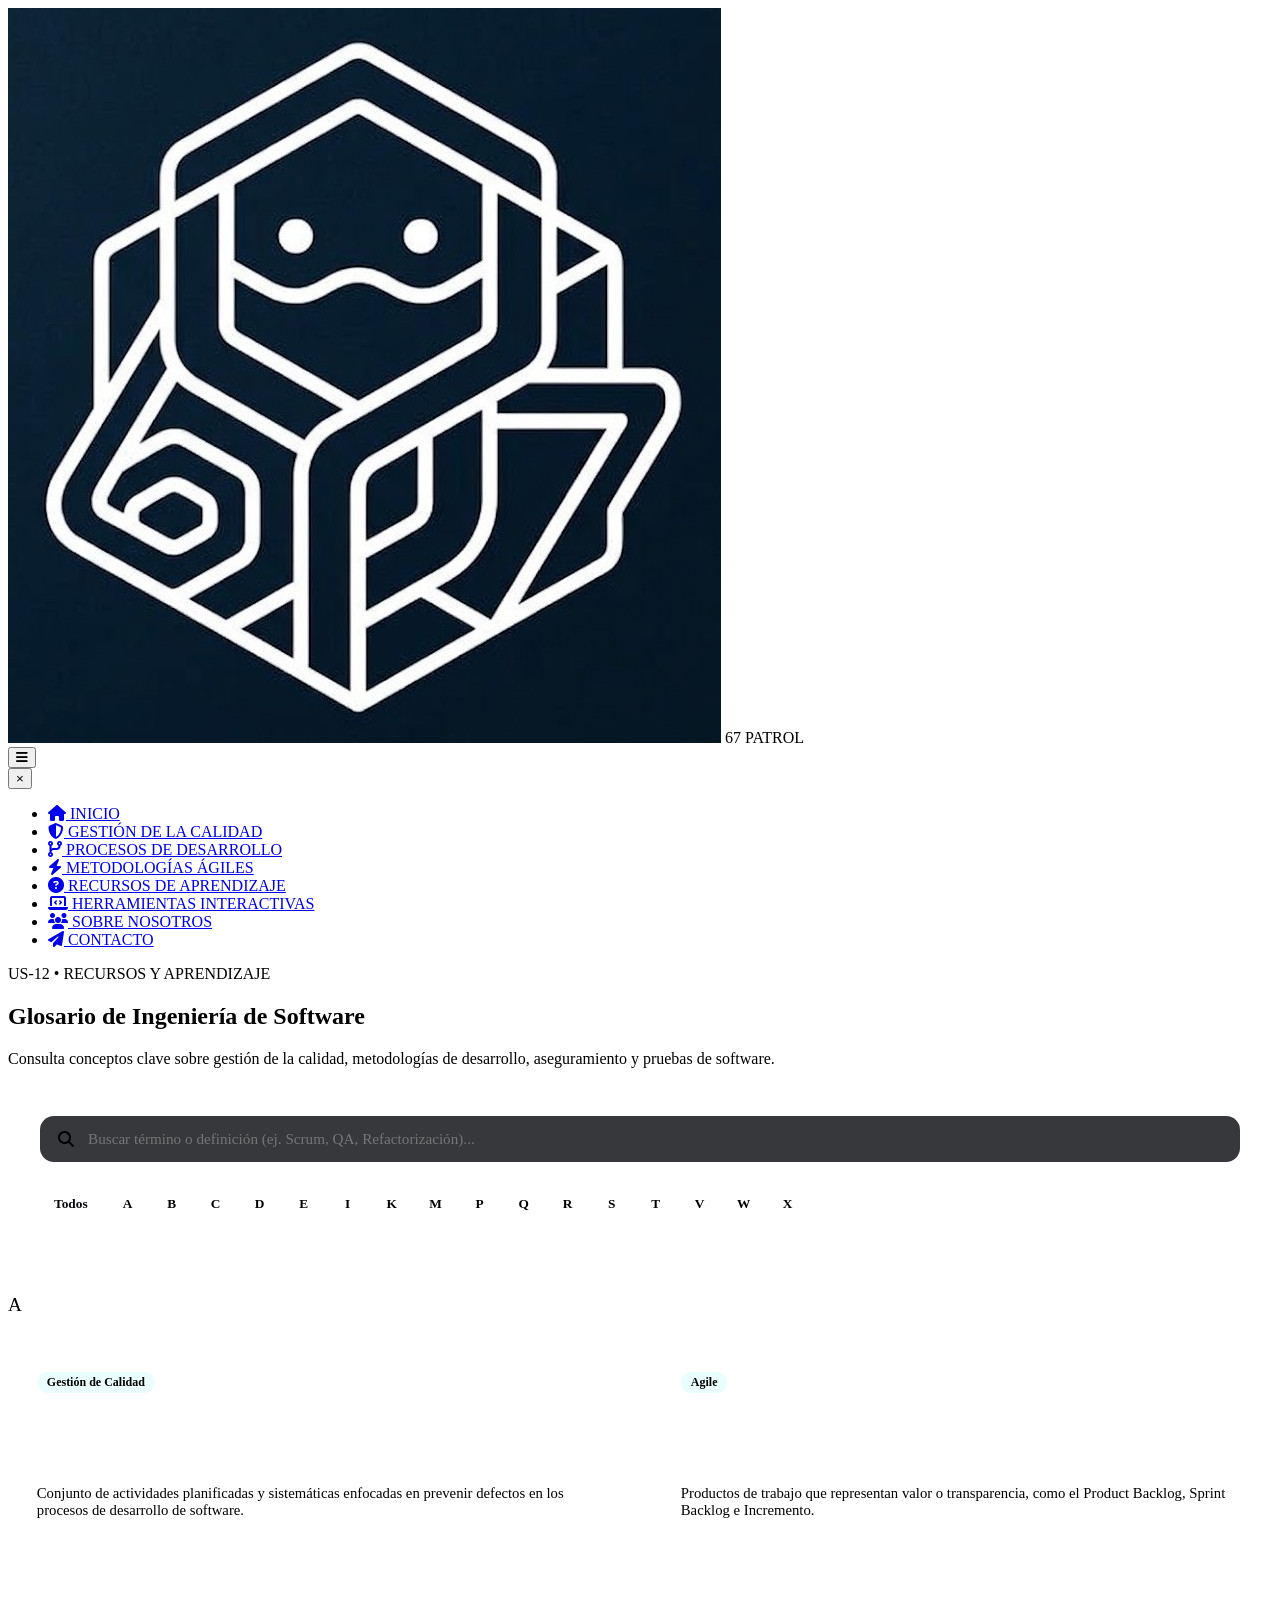
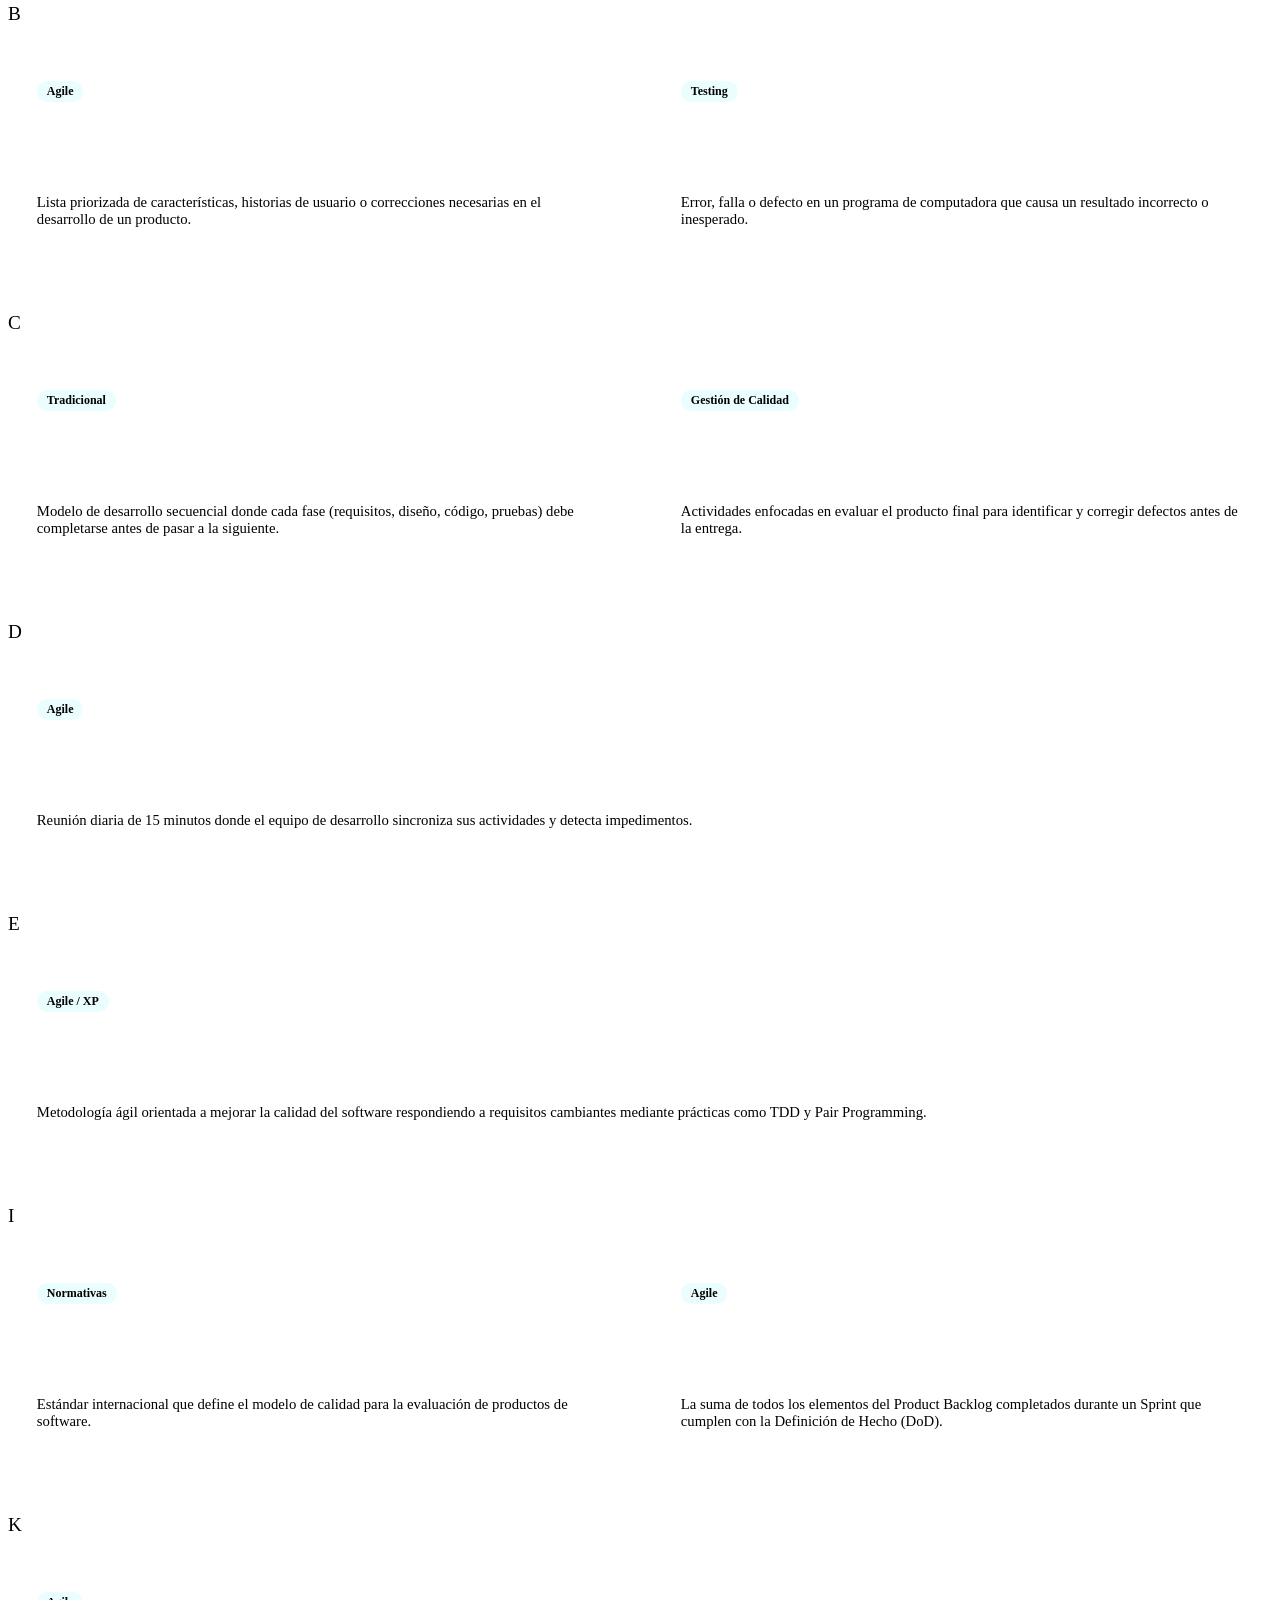
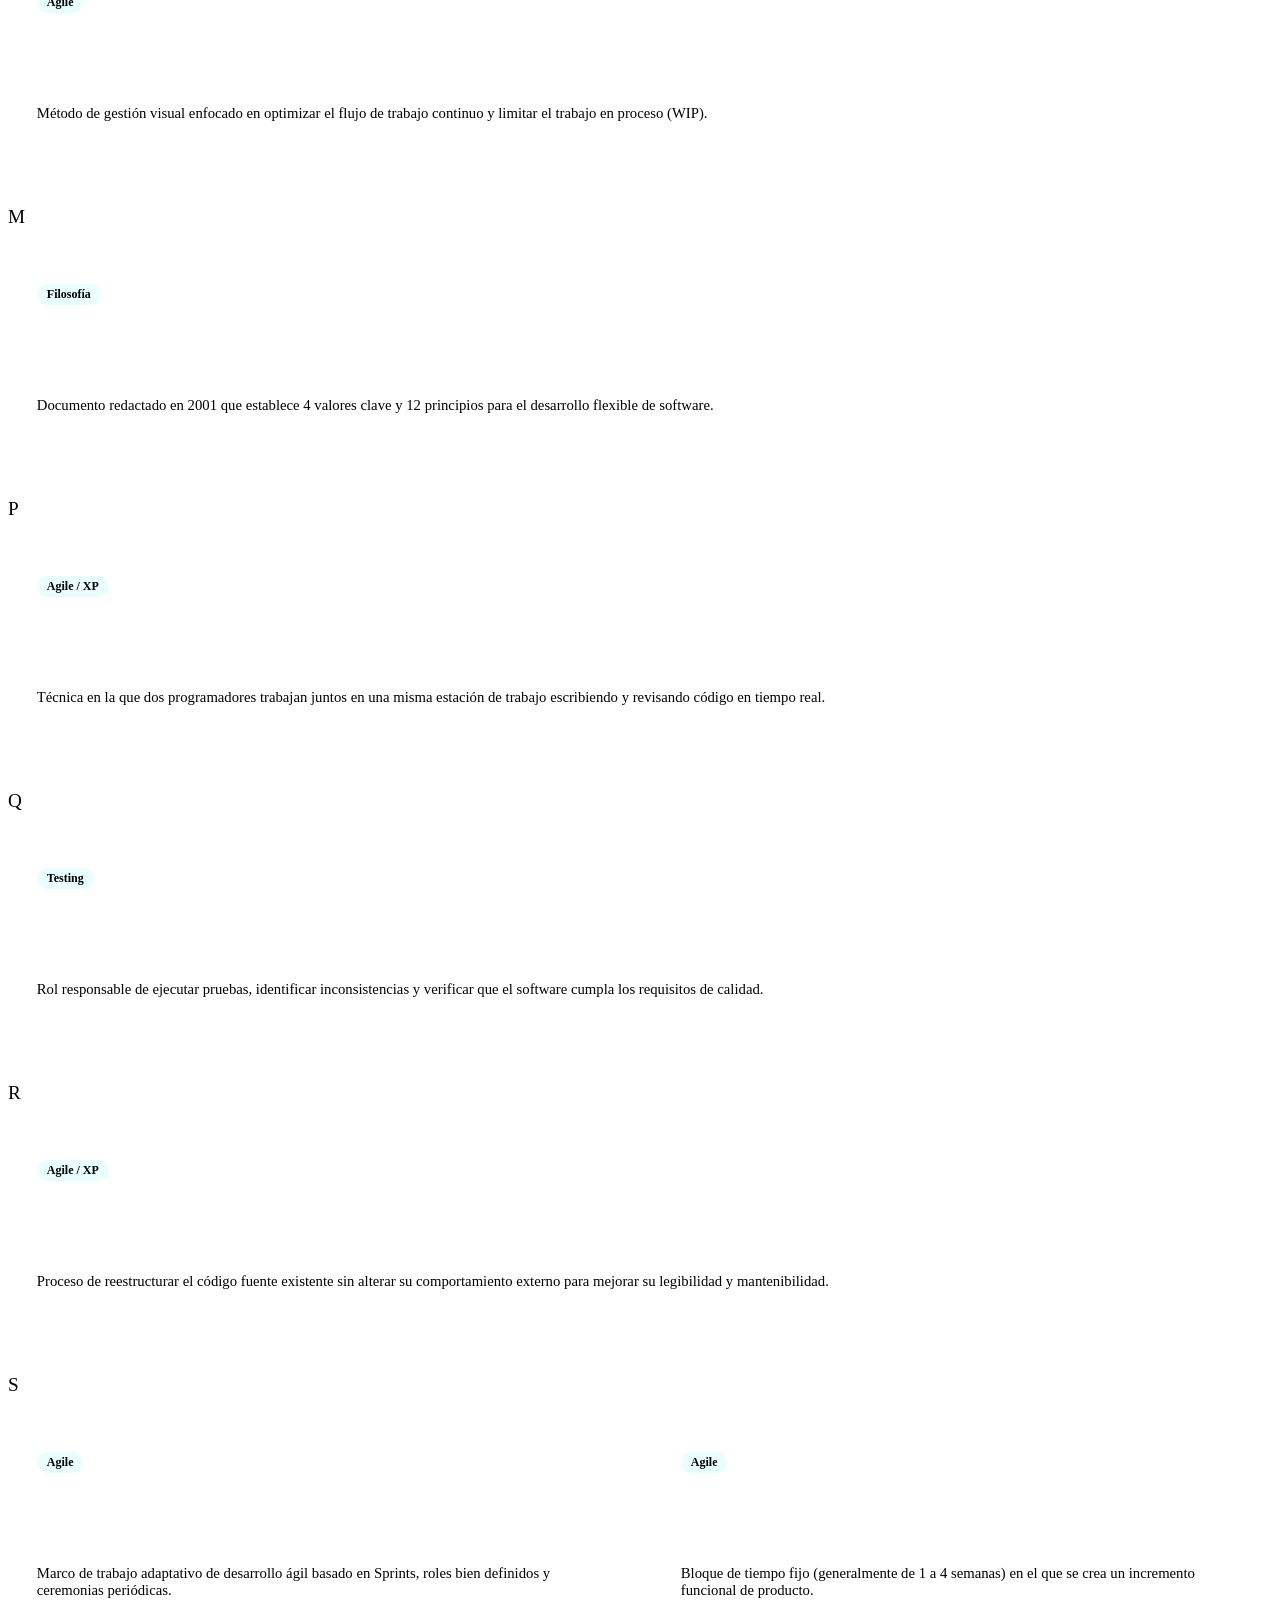
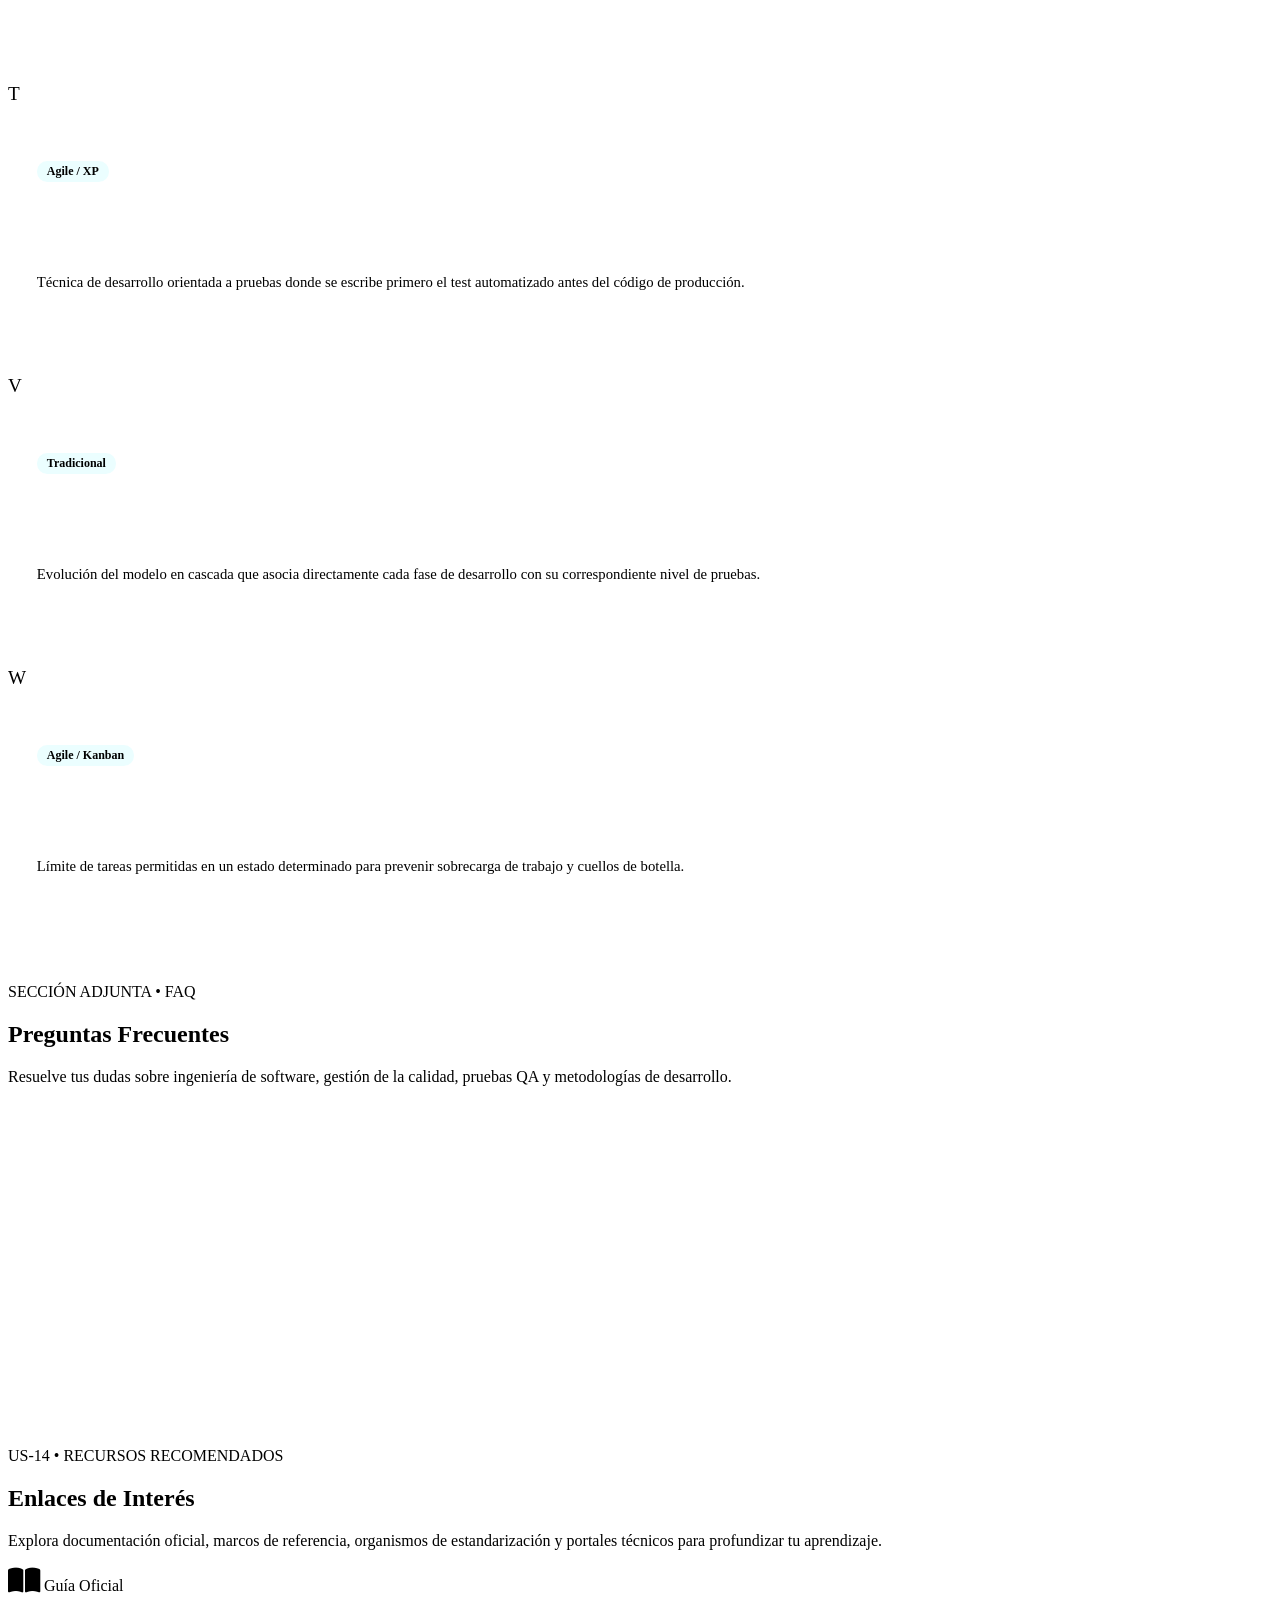
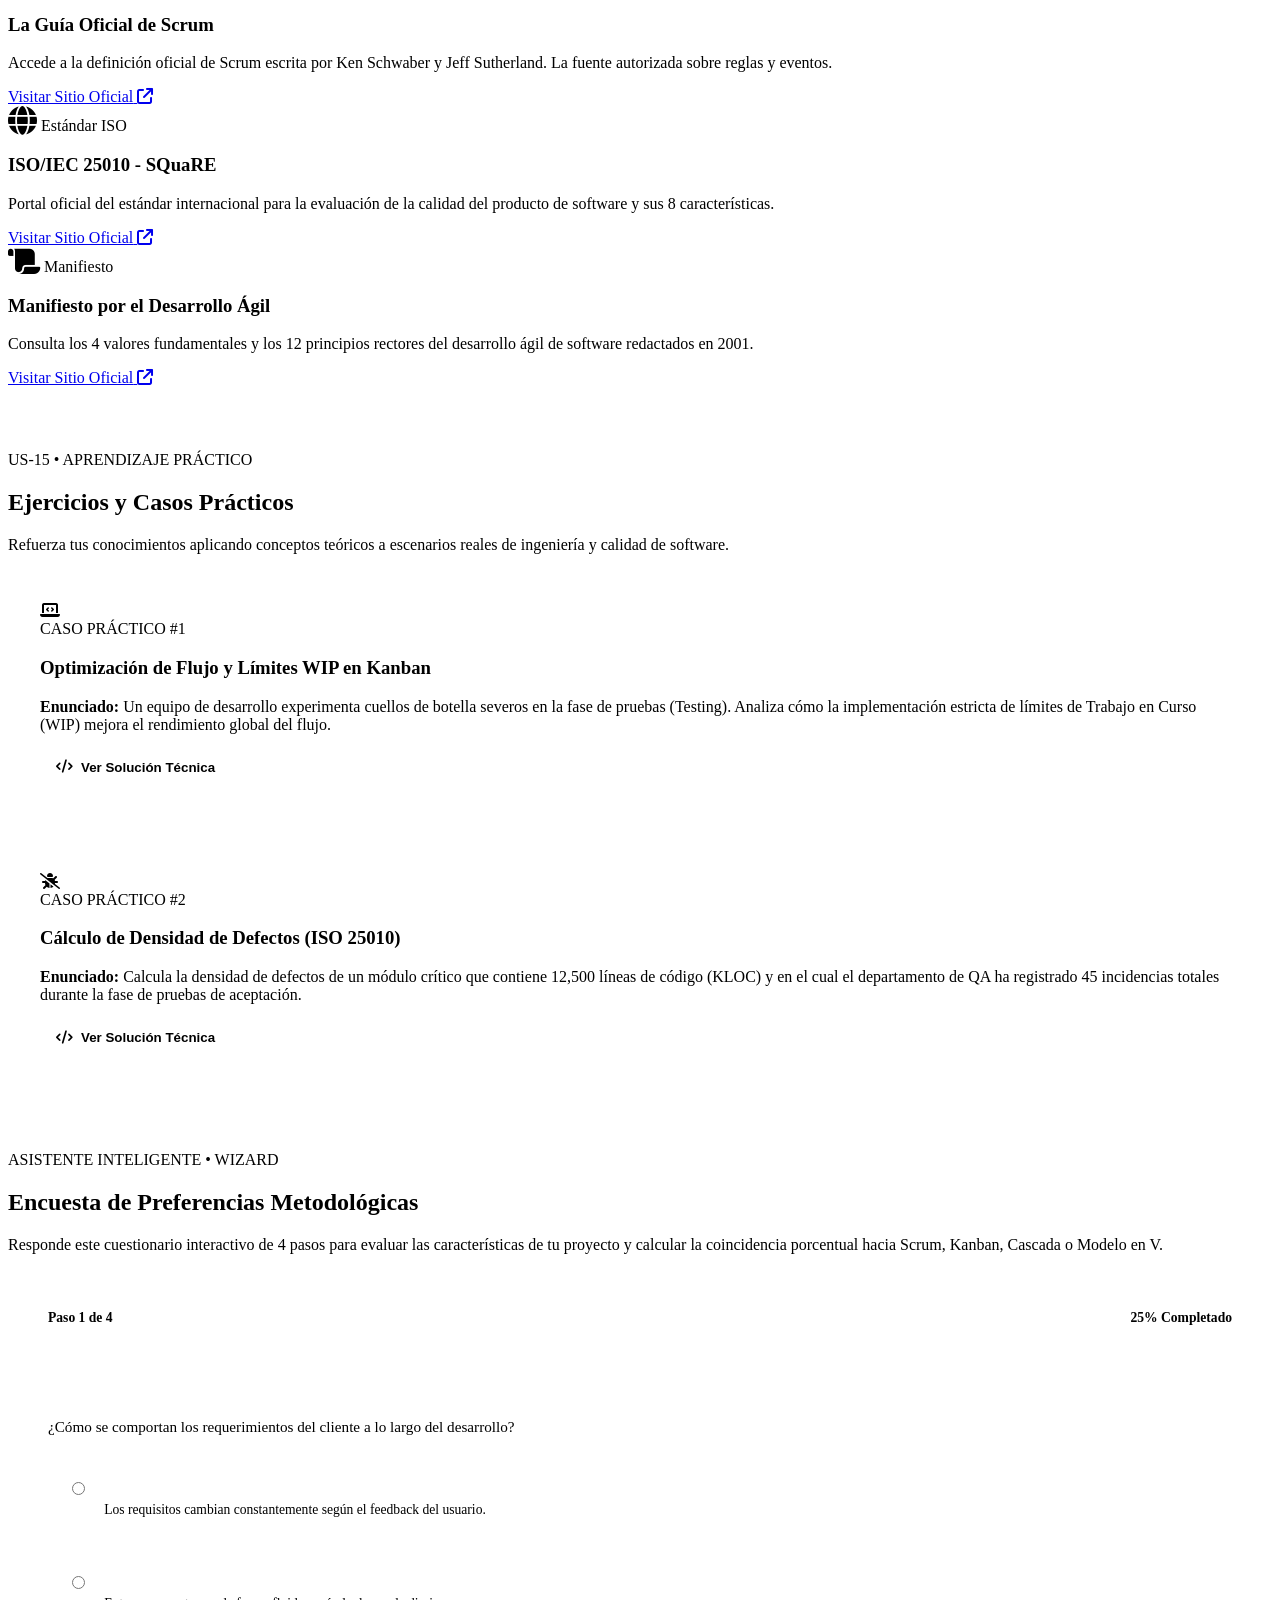
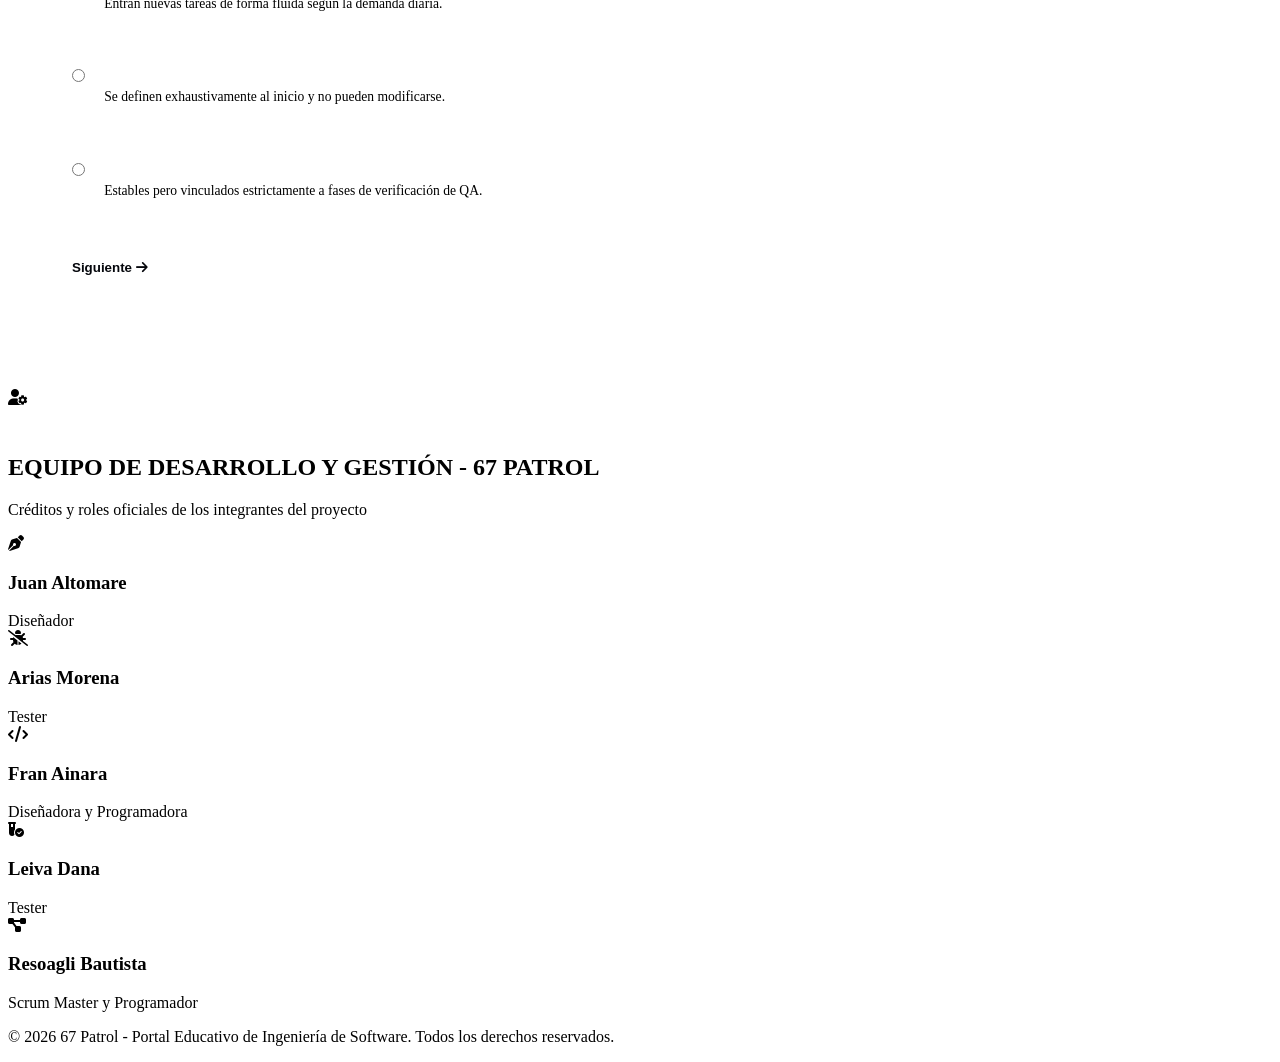
<file: recursos_aprendizajes/recurso.html>
<!DOCTYPE html>
<html lang="es">
<head>
  <meta charset="UTF-8">
  <meta name="viewport" content="width=device-width, initial-scale=1.0">
  <title>67 Patrol - Recursos, Glosario, Enlaces y Ejercicios (US-12, US-14, US-15)</title>
  
  <!-- Fuentes Google y FontAwesome -->
  <link rel="preconnect" href="https://fonts.googleapis.com">
  <link rel="preconnect" href="https://fonts.gstatic.com" crossorigin>
  <link href="https://fonts.googleapis.com/css2?family=Plus+Jakarta+Sans:wght@400;500;600;700;800&family=Syne:wght@600;700;800&display=swap" rel="stylesheet">
  <link rel="stylesheet" href="https://cdnjs.cloudflare.com/ajax/libs/font-awesome/6.4.0/css/all.min.css">
  
  <!-- Hoja de Estilos Externa (Ruta corregida hacia la raíz) -->
  <link rel="stylesheet" href="recurso.css">
</head>
<body>

  <!-- BARRA DE NAVEGACIÓN SUPERIOR -->
  <header class="header-bar">
    <div class="logo-container">
      <img src="../imagenes/Logo1.jpg" alt="Logotipo oficial de 67 Patrol" class="header-logo-img">
      <span class="logo-text">67 PATROL</span>
    </div>
    <button class="menu-toggle" id="menuToggle" aria-label="Abrir menú de navegación">
      <i class="fa-solid fa-bars"></i>
    </button>
  </header>

  <!-- MENÚ LATERAL DESPLEGABLE (DRAWER) -->
  <nav class="nav-drawer" id="navDrawer">
    <div class="drawer-header">
      <button class="close-drawer" id="closeDrawer" aria-label="Cerrar menú">&times;</button>
    </div>
    <ul class="drawer-menu">
      <li>
        <a href="../index.html">
          <i class="fa-solid fa-house"></i>
          <span>INICIO</span>
        </a>
      </li>
      <li>
        <a href="../gestion_calidad/gestion.html">
          <i class="fa-solid fa-shield-halved"></i>
          <span>GESTIÓN DE LA CALIDAD</span>
        </a>
      </li>
      <li>
        <a href="../procesos_desarrollo/proceso.html">
          <i class="fa-solid fa-code-branch"></i>
          <span>PROCESOS DE DESARROLLO</span>
        </a>
      </li>
      <li>
        <a href="../metodologias_agiles/metodologias.html">
          <i class="fa-solid fa-bolt"></i>
          <span>METODOLOGÍAS ÁGILES</span>
        </a>
      </li>
      <li>
        <a href="recurso.html" class="active">
          <i class="fa-solid fa-circle-question"></i>
          <span>RECURSOS DE APRENDIZAJE</span>
        </a>
      </li>
      <li>
        <a href="../herramientas_interactivas/herramientas.html">
          <i class="fa-solid fa-laptop-code"></i>
          <span>HERRAMIENTAS INTERACTIVAS</span>
        </a>
      </li>
      <li>
        <a href="../sobre_nosotros/sobre_nosotros.html">
          <i class="fa-solid fa-users"></i>
          <span>SOBRE NOSOTROS</span>
        </a>
      </li>
      <li>
        <a href="../formulario_contacto/contacto.html">
          <i class="fa-solid fa-paper-plane"></i>
          <span>CONTACTO</span>
        </a>
      </li>
    </ul>
  </nav>
  <div class="drawer-overlay" id="drawerOverlay"></div>

  <!-- CONTENEDOR PRINCIPAL -->
  <main class="container">
    <section class="main-header">
      <span class="badge-header">US-12 &bull; RECURSOS Y APRENDIZAJE</span>
      <h1>Glosario de Ingeniería de Software</h1>
      <p>
        Consulta conceptos clave sobre gestión de la calidad, metodologías de desarrollo, aseguramiento y pruebas de software.
      </p>
    </section>

    <!-- SECCIÓN DE BÚSQUEDA E ÍNDICE ALFABÉTICO -->
    <section class="glossary-controls-card">
      <div class="search-input-wrapper">
        <i class="fa-solid fa-magnifying-glass search-icon"></i>
        <input type="text" id="glossarySearch" placeholder="Buscar término o definición (ej. Scrum, QA, Refactorización)..." aria-label="Buscar concepto en el glosario">
        <button id="clearSearch" class="clear-search-btn" aria-label="Limpiar búsqueda">&times;</button>
      </div>

      <!-- ÍNDICE A-Z INTERACTIVO -->
      <div class="alphabet-nav" id="alphabetNav">
        <button class="alpha-btn active" data-letter="all">Todos</button>
        <button class="alpha-btn" data-letter="A">A</button>
        <button class="alpha-btn" data-letter="B">B</button>
        <button class="alpha-btn" data-letter="C">C</button>
        <button class="alpha-btn" data-letter="D">D</button>
        <button class="alpha-btn" data-letter="E">E</button>
        <button class="alpha-btn" data-letter="I">I</button>
        <button class="alpha-btn" data-letter="K">K</button>
        <button class="alpha-btn" data-letter="M">M</button>
        <button class="alpha-btn" data-letter="P">P</button>
        <button class="alpha-btn" data-letter="Q">Q</button>
        <button class="alpha-btn" data-letter="R">R</button>
        <button class="alpha-btn" data-letter="S">S</button>
        <button class="alpha-btn" data-letter="T">T</button>
        <button class="alpha-btn" data-letter="V">V</button>
        <button class="alpha-btn" data-letter="W">W</button>
        <button class="alpha-btn" data-letter="X">X</button>
      </div>
    </section>

    <!-- PANTALLA SIN RESULTADOS -->
    <div class="no-results-card" id="noResults" style="display: none;">
      <i class="fa-solid fa-folder-open"></i>
      <h3>No se encontraron coincidencias</h3>
      <p>Intenta buscar con otros términos o limpia el filtro de búsqueda.</p>
      <button class="reset-filter-btn" id="resetFilterBtn">Restablecer Búsqueda</button>
    </div>

    <!-- LISTADO DEL GLOSARIO A-Z -->
    <section class="glossary-list-container" id="glossaryContainer">
      <div class="glossary-group" data-group="A">
        <div class="group-letter-divider">A</div>
        <div class="terms-grid">
          <article class="term-card">
            <span class="term-tag">Gestión de Calidad</span>
            <h3>Aseguramiento de la Calidad (QA)</h3>
            <p>Conjunto de actividades planificadas y sistemáticas enfocadas en prevenir defectos en los procesos de desarrollo de software.</p>
          </article>
          <article class="term-card">
            <span class="term-tag">Agile</span>
            <h3>Artefactos en Scrum</h3>
            <p>Productos de trabajo que representan valor o transparencia, como el Product Backlog, Sprint Backlog e Incremento.</p>
          </article>
        </div>
      </div>

      <div class="glossary-group" data-group="B">
        <div class="group-letter-divider">B</div>
        <div class="terms-grid">
          <article class="term-card">
            <span class="term-tag">Agile</span>
            <h3>Backlog</h3>
            <p>Lista priorizada de características, historias de usuario o correcciones necesarias en el desarrollo de un producto.</p>
          </article>
          <article class="term-card">
            <span class="term-tag">Testing</span>
            <h3>Bug (Defecto)</h3>
            <p>Error, falla o defecto en un programa de computadora que causa un resultado incorrecto o inesperado.</p>
          </article>
        </div>
      </div>

      <div class="glossary-group" data-group="C">
        <div class="group-letter-divider">C</div>
        <div class="terms-grid">
          <article class="term-card">
            <span class="term-tag">Tradicional</span>
            <h3>Cascada (Waterfall)</h3>
            <p>Modelo de desarrollo secuencial donde cada fase (requisitos, diseño, código, pruebas) debe completarse antes de pasar a la siguiente.</p>
          </article>
          <article class="term-card">
            <span class="term-tag">Gestión de Calidad</span>
            <h3>Control de la Calidad (QC)</h3>
            <p>Actividades enfocadas en evaluar el producto final para identificar y corregir defectos antes de la entrega.</p>
          </article>
        </div>
      </div>

      <div class="glossary-group" data-group="D">
        <div class="group-letter-divider">D</div>
        <div class="terms-grid">
          <article class="term-card">
            <span class="term-tag">Agile</span>
            <h3>Daily Scrum</h3>
            <p>Reunión diaria de 15 minutos donde el equipo de desarrollo sincroniza sus actividades y detecta impedimentos.</p>
          </article>
        </div>
      </div>

      <div class="glossary-group" data-group="E">
        <div class="group-letter-divider">E</div>
        <div class="terms-grid">
          <article class="term-card">
            <span class="term-tag">Agile / XP</span>
            <h3>Extreme Programming (XP)</h3>
            <p>Metodología ágil orientada a mejorar la calidad del software respondiendo a requisitos cambiantes mediante prácticas como TDD y Pair Programming.</p>
          </article>
        </div>
      </div>

      <div class="glossary-group" data-group="I">
        <div class="group-letter-divider">I</div>
        <div class="terms-grid">
          <article class="term-card">
            <span class="term-tag">Normativas</span>
            <h3>ISO/IEC 25010</h3>
            <p>Estándar internacional que define el modelo de calidad para la evaluación de productos de software.</p>
          </article>
          <article class="term-card">
            <span class="term-tag">Agile</span>
            <h3>Incremento</h3>
            <p>La suma de todos los elementos del Product Backlog completados durante un Sprint que cumplen con la Definición de Hecho (DoD).</p>
          </article>
        </div>
      </div>

      <div class="glossary-group" data-group="K">
        <div class="group-letter-divider">K</div>
        <div class="terms-grid">
          <article class="term-card">
            <span class="term-tag">Agile</span>
            <h3>Kanban</h3>
            <p>Método de gestión visual enfocado en optimizar el flujo de trabajo continuo y limitar el trabajo en proceso (WIP).</p>
          </article>
        </div>
      </div>

      <div class="glossary-group" data-group="M">
        <div class="group-letter-divider">M</div>
        <div class="terms-grid">
          <article class="term-card">
            <span class="term-tag">Filosofía</span>
            <h3>Manifiesto Ágil</h3>
            <p>Documento redactado en 2001 que establece 4 valores clave y 12 principios para el desarrollo flexible de software.</p>
          </article>
        </div>
      </div>

      <div class="glossary-group" data-group="P">
        <div class="group-letter-divider">P</div>
        <div class="terms-grid">
          <article class="term-card">
            <span class="term-tag">Agile / XP</span>
            <h3>Pair Programming</h3>
            <p>Técnica en la que dos programadores trabajan juntos en una misma estación de trabajo escribiendo y revisando código en tiempo real.</p>
          </article>
        </div>
      </div>

      <div class="glossary-group" data-group="Q">
        <div class="group-letter-divider">Q</div>
        <div class="terms-grid">
          <article class="term-card">
            <span class="term-tag">Testing</span>
            <h3>QA Tester</h3>
            <p>Rol responsable de ejecutar pruebas, identificar inconsistencias y verificar que el software cumpla los requisitos de calidad.</p>
          </article>
        </div>
      </div>

      <div class="glossary-group" data-group="R">
        <div class="group-letter-divider">R</div>
        <div class="terms-grid">
          <article class="term-card">
            <span class="term-tag">Agile / XP</span>
            <h3>Refactorización</h3>
            <p>Proceso de reestructurar el código fuente existente sin alterar su comportamiento externo para mejorar su legibilidad y mantenibilidad.</p>
          </article>
        </div>
      </div>

      <div class="glossary-group" data-group="S">
        <div class="group-letter-divider">S</div>
        <div class="terms-grid">
          <article class="term-card">
            <span class="term-tag">Agile</span>
            <h3>Scrum</h3>
            <p>Marco de trabajo adaptativo de desarrollo ágil basado en Sprints, roles bien definidos y ceremonias periódicas.</p>
          </article>
          <article class="term-card">
            <span class="term-tag">Agile</span>
            <h3>Sprint</h3>
            <p>Bloque de tiempo fijo (generalmente de 1 a 4 semanas) en el que se crea un incremento funcional de producto.</p>
          </article>
        </div>
      </div>

      <div class="glossary-group" data-group="T">
        <div class="group-letter-divider">T</div>
        <div class="terms-grid">
          <article class="term-card">
            <span class="term-tag">Agile / XP</span>
            <h3>TDD (Test-Driven Development)</h3>
            <p>Técnica de desarrollo orientada a pruebas donde se escribe primero el test automatizado antes del código de producción.</p>
          </article>
        </div>
      </div>

      <div class="glossary-group" data-group="V">
        <div class="group-letter-divider">V</div>
        <div class="terms-grid">
          <article class="term-card">
            <span class="term-tag">Tradicional</span>
            <h3>Modelo en V</h3>
            <p>Evolución del modelo en cascada que asocia directamente cada fase de desarrollo con su correspondiente nivel de pruebas.</p>
          </article>
        </div>
      </div>

      <div class="glossary-group" data-group="W">
        <div class="group-letter-divider">W</div>
        <div class="terms-grid">
          <article class="term-card">
            <span class="term-tag">Agile / Kanban</span>
            <h3>WIP (Work In Progress)</h3>
            <p>Límite de tareas permitidas en un estado determinado para prevenir sobrecarga de trabajo y cuellos de botella.</p>
          </article>
        </div>
      </div>
    </section>

    <!-- SECCIÓN FAQ (PREGUNTAS FRECUENTES) -->
    <section class="main-header" style="margin-top: 4rem;">
      <span class="badge-header">SECCIÓN ADJUNTA &bull; FAQ</span>
      <h2>Preguntas Frecuentes</h2>
      <p>Resuelve tus dudas sobre ingeniería de software, gestión de la calidad, pruebas QA y metodologías de desarrollo.</p>
    </section>

    <section class="faq-accordion-container" id="faqAccordion">
      <div class="faq-item">
        <button class="faq-question-btn" aria-expanded="false">
          <span class="question-text"><i class="fa-solid fa-circle-question"></i> ¿Cuál es la diferencia entre QA (Quality Assurance) y QC (Quality Control)?</span>
          <i class="fa-solid fa-chevron-down faq-icon"></i>
        </button>
        <div class="faq-answer-wrapper">
          <div class="faq-answer-content">
            <p><strong>Quality Assurance (QA)</strong> es un enfoque preventivo orientado a los <em>procesos</em> de desarrollo para evitar que aparezcan errores. Por otro lado, <strong>Quality Control (QC)</strong> es un enfoque correctivo centrado en el <em>producto final</em> para identificar y corregir fallos antes de su entrega.</p>
          </div>
        </div>
      </div>

      <div class="faq-item">
        <button class="faq-question-btn" aria-expanded="false">
          <span class="question-text"><i class="fa-solid fa-circle-question"></i> ¿Cuándo es conveniente utilizar un Modelo Tradicional (Cascada) vs una Metodología Ágil (Scrum)?</span>
          <i class="fa-solid fa-chevron-down faq-icon"></i>
        </button>
        <div class="faq-answer-wrapper">
          <div class="faq-answer-content">
            <p>El <strong>Modelo en Cascada</strong> se recomienda para proyectos con requisitos fijos, claros y poco propensos al cambio (ej. sistemas críticos o bancarios). Las <strong>Metodologías Ágiles</strong> como Scrum son ideales cuando el proyecto es complejo, cambiante o requiere entregas continuas de valor al cliente.</p>
          </div>
        </div>
      </div>

      <div class="faq-item">
        <button class="faq-question-btn" aria-expanded="false">
          <span class="question-text"><i class="fa-solid fa-circle-question"></i> ¿Qué es el límite WIP en Kanban y por qué es tan importante?</span>
          <i class="fa-solid fa-chevron-down faq-icon"></i>
        </button>
        <div class="faq-answer-wrapper">
          <div class="faq-answer-content">
            <p>El límite <strong>WIP (Work In Progress)</strong> restringe la cantidad máxima de tareas que se pueden procesar simultáneamente en una columna del tablero. Es fundamental porque previene la sobrecarga del equipo, reduce cuellos de botella y mejora el flujo de entrega continua.</p>
          </div>
        </div>
      </div>

      <div class="faq-item">
        <button class="faq-question-btn" aria-expanded="false">
          <span class="question-text"><i class="fa-solid fa-circle-question"></i> ¿En qué consiste la técnica TDD (Test-Driven Development)?</span>
          <i class="fa-solid fa-chevron-down faq-icon"></i>
        </button>
        <div class="faq-answer-wrapper">
          <div class="faq-answer-content">
            <p><strong>TDD</strong> es una práctica de ingeniería que sigue un ciclo de 3 pasos: <strong>1. Red:</strong> Escribir una prueba que falle antes del código. <strong>2. Green:</strong> Escribir el código mínimo para pasar el test. <strong>3. Refactor:</strong> Optimizar y limpiar el código.</p>
          </div>
        </div>
      </div>
    </section>

    <!-- US-14: ENLACES DE INTERÉS -->
    <section class="main-header" style="margin-top: 4rem;">
      <span class="badge-header">US-14 &bull; RECURSOS RECOMENDADOS</span>
      <h2>Enlaces de Interés</h2>
      <p>Explora documentación oficial, marcos de referencia, organismos de estandarización y portales técnicos para profundizar tu aprendizaje.</p>
    </section>

    <section class="links-grid">
      <article class="directory-card">
        <div class="link-header-top">
          <i class="fa-solid fa-book-open" style="font-size: 1.8rem; color: var(--accent-cyan);"></i>
          <span class="link-badge">Guía Oficial</span>
        </div>
        <h3>La Guía Oficial de Scrum</h3>
        <p>Accede a la definición oficial de Scrum escrita por Ken Schwaber y Jeff Sutherland. La fuente autorizada sobre reglas y eventos.</p>
        <a href="https://scrumguides.org/" target="_blank" rel="noopener noreferrer" class="external-link-btn">
          <span>Visitar Sitio Oficial</span>
          <i class="fa-solid fa-arrow-up-right-from-square"></i>
        </a>
      </article>

      <article class="directory-card">
        <div class="link-header-top">
          <i class="fa-solid fa-globe" style="font-size: 1.8rem; color: var(--accent-cyan);"></i>
          <span class="link-badge">Estándar ISO</span>
        </div>
        <h3>ISO/IEC 25010 - SQuaRE</h3>
        <p>Portal oficial del estándar internacional para la evaluación de la calidad del producto de software y sus 8 características.</p>
        <a href="https://iso25000.com/index.php/normas-iso-25000/iso-25010" target="_blank" rel="noopener noreferrer" class="external-link-btn">
          <span>Visitar Sitio Oficial</span>
          <i class="fa-solid fa-arrow-up-right-from-square"></i>
        </a>
      </article>

      <article class="directory-card">
        <div class="link-header-top">
          <i class="fa-solid fa-scroll" style="font-size: 1.8rem; color: var(--accent-cyan);"></i>
          <span class="link-badge">Manifiesto</span>
        </div>
        <h3>Manifiesto por el Desarrollo Ágil</h3>
        <p>Consulta los 4 valores fundamentales y los 12 principios rectores del desarrollo ágil de software redactados en 2001.</p>
        <a href="https://agilemanifesto.org/iso/es/manifesto.html" target="_blank" rel="noopener noreferrer" class="external-link-btn">
          <span>Visitar Sitio Oficial</span>
          <i class="fa-solid fa-arrow-up-right-from-square"></i>
        </a>
      </article>
    </section>

    <!-- US-15: EJERCICIOS Y CASOS PRÁCTICOS -->
    <section class="main-header" style="margin-top: 4rem;">
      <span class="badge-header">US-15 &bull; APRENDIZAJE PRÁCTICO</span>
      <h2>Ejercicios y Casos Prácticos</h2>
      <p>Refuerza tus conocimientos aplicando conceptos teóricos a escenarios reales de ingeniería y calidad de software.</p>
    </section>

    <section class="exercises-container">
      <article class="directory-card exercise-card">
        <div class="ex-card-top">
          <div class="ex-icon-box"><i class="fa-solid fa-laptop-code"></i></div>
          <div>
            <span class="ex-tag">CASO PRÁCTICO #1</span>
            <h3>Optimización de Flujo y Límites WIP en Kanban</h3>
          </div>
        </div>
        <p><strong>Enunciado:</strong> Un equipo de desarrollo experimenta cuellos de botella severos en la fase de pruebas (Testing). Analiza cómo la implementación estricta de límites de Trabajo en Curso (WIP) mejora el rendimiento global del flujo.</p>
        <button class="cyber-btn-toggle" data-target="solution1">
          <i class="fa-solid fa-code"></i> Ver Solución Técnica
        </button>
        <div class="solution-box" id="solution1" style="display: none;">
          <h4>Solución Propuesta:</h4>
          <p>Establecer un límite WIP de 3 tareas en la columna de pruebas obliga a los desarrolladores a colaborar en QA en lugar de iniciar nuevas historias de usuario, equilibrando el rendimiento del equipo de punta a punta.</p>
        </div>
      </article>

      <article class="directory-card exercise-card">
        <div class="ex-card-top">
          <div class="ex-icon-box"><i class="fa-solid fa-bug-slash"></i></div>
          <div>
            <span class="ex-tag">CASO PRÁCTICO #2</span>
            <h3>Cálculo de Densidad de Defectos (ISO 25010)</h3>
          </div>
        </div>
        <p><strong>Enunciado:</strong> Calcula la densidad de defectos de un módulo crítico que contiene 12,500 líneas de código (KLOC) y en el cual el departamento de QA ha registrado 45 incidencias totales durante la fase de pruebas de aceptación.</p>
        <button class="cyber-btn-toggle" data-target="solution2">
          <i class="fa-solid fa-code"></i> Ver Solución Técnica
        </button>
        <div class="solution-box" id="solution2" style="display: none;">
          <h4>Solución Propuesta:</h4>
          <p>La fórmula es <em>Densidad = Total de Defectos / KLOC</em>. Por lo tanto: 45 / 12.5 = <strong>3.6 defectos por KLOC</strong>, lo cual indica un nivel de calidad que requiere refactorización en los módulos más complejos.</p>
        </div>
      </article>
    </section>

    <!-- ENCUESTA METODOLÓGICA (WIZARD) CON MODELO EN V -->
    <section class="main-header" style="margin-top: 4rem;">
      <span class="badge-header">ASISTENTE INTELIGENTE &bull; WIZARD</span>
      <h2>Encuesta de Preferencias Metodológicas</h2>
      <p>Responde este cuestionario interactivo de 4 pasos para evaluar las características de tu proyecto y calcular la coincidencia porcentual hacia Scrum, Kanban, Cascada o Modelo en V.</p>
    </section>

    <section class="wizard-wrapper" id="wizardWrapper">
      <div class="wizard-progress-bar-container">
        <div class="wizard-progress-info">
          <span id="stepIndicator">Paso 1 de 4</span>
          <span id="progressPercentage">25% Completado</span>
        </div>
        <div class="progress-track">
          <div class="progress-fill" id="progressFill"></div>
        </div>
      </div>

      <form id="surveyForm" class="wizard-form">
        <!-- PASO 1 -->
        <div class="wizard-step active" data-step="1">
          <h3><i class="fa-solid fa-file-contract"></i> 1. Estabilidad de los Requisitos</h3>
          <p class="step-desc">¿Cómo se comportan los requerimientos del cliente a lo largo del desarrollo?</p>
          <div class="options-grid">
            <label class="cyber-option">
              <input type="radio" name="p1" value="scrum" required>
              <div class="option-content">
                <span class="opt-title">Dinámicos y Evolutivos</span>
                <span class="opt-sub">Los requisitos cambian constantemente según el feedback del usuario.</span>
              </div>
            </label>
            <label class="cyber-option">
              <input type="radio" name="p1" value="kanban">
              <div class="option-content">
                <span class="opt-title">Continuos y Variables</span>
                <span class="opt-sub">Entran nuevas tareas de forma fluida según la demanda diaria.</span>
              </div>
            </label>
            <label class="cyber-option">
              <input type="radio" name="p1" value="cascada">
              <div class="option-content">
                <span class="opt-title">Rígidos y Estables</span>
                <span class="opt-sub">Se definen exhaustivamente al inicio y no pueden modificarse.</span>
              </div>
            </label>
            <label class="cyber-option">
              <input type="radio" name="p1" value="modelov">
              <div class="option-content">
                <span class="opt-title">Definidos con Validación Temprana de Pruebas</span>
                <span class="opt-sub">Estables pero vinculados estrictamente a fases de verificación de QA.</span>
              </div>
            </label>
          </div>
        </div>

        <!-- PASO 2 -->
        <div class="wizard-step" data-step="2" style="display: none;">
          <h3><i class="fa-solid fa-stopwatch"></i> 2. Ritmo y Ciclo de Entrega</h3>
          <p class="step-desc">¿Cada cuánto tiempo se requiere entregar valor funcional al cliente?</p>
          <div class="options-grid">
            <label class="cyber-option">
              <input type="radio" name="p2" value="scrum" required>
              <div class="option-content">
                <span class="opt-title">Sprints Iterativos (1 a 4 semanas)</span>
                <span class="opt-sub">Entregas periódicas de incrementos funcionales probados.</span>
              </div>
            </label>
            <label class="cyber-option">
              <input type="radio" name="p2" value="kanban">
              <div class="option-content">
                <span class="opt-title">Flujo Continuo (Sin ciclos fijos)</span>
                <span class="opt-sub">Las tareas se liberan a producción apenas se completan.</span>
              </div>
            </label>
            <label class="cyber-option">
              <input type="radio" name="p2" value="cascada">
              <div class="option-content">
                <span class="opt-title">Entrega Única al Final del Proyecto</span>
                <span class="opt-sub">El sistema completo se despliega al terminar todas las fases.</span>
              </div>
            </label>
            <label class="cyber-option">
              <input type="radio" name="p2" value="modelov">
              <div class="option-content">
                <span class="opt-title">Secuencial con Pruebas Paralelas</span>
                <span class="opt-sub">Fases estructuradas donde cada etapa de diseño tiene su prueba asociada.</span>
              </div>
            </label>
          </div>
        </div>

        <!-- PASO 3 -->
        <div class="wizard-step" data-step="3" style="display: none;">
          <h3><i class="fa-solid fa-users-gear"></i> 3. Estructura y Roles del Equipo</h3>
          <p class="step-desc">¿Cómo se organiza el equipo de trabajo y su nivel de autonomía?</p>
          <div class="options-grid">
            <label class="cyber-option">
              <input type="radio" name="p3" value="scrum" required>
              <div class="option-content">
                <span class="opt-title">Equipos Auto-organizados con Roles Claros</span>
                <span class="opt-sub">Scrum Master, Product Owner y Desarrolladores colaborando estrechamente.</span>
              </div>
            </label>
            <label class="cyber-option">
              <input type="radio" name="p3" value="kanban">
              <div class="option-content">
                <span class="opt-title">Equipos Flexibles con Límites WIP</span>
                <span class="opt-sub">Enfoque en optimizar cuellos de botella sin ceremonias rígidas.</span>
              </div>
            </label>
            <label class="cyber-option">
              <input type="radio" name="p3" value="cascada">
              <div class="option-content">
                <span class="opt-title">Departamentos Secuenciales Jerárquicos</span>
                <span class="opt-sub">Estructura tradicional por fases: Análisis, Diseño, Código y QA aislados.</span>
              </div>
            </label>
            <label class="cyber-option">
              <input type="radio" name="p3" value="modelov">
              <div class="option-content">
                <span class="opt-title">Especialistas en Desarrollo y Verificación</span>
                <span class="opt-sub">Equipos técnicos con fuerte enfoque en ingeniería de pruebas por niveles.</span>
              </div>
            </label>
          </div>
        </div>

        <!-- PASO 4 -->
        <div class="wizard-step" data-step="4" style="display: none;">
          <h3><i class="fa-solid fa-triangle-exclamation"></i> 4. Nivel de Incertidumbre y Riesgos</h3>
          <p class="step-desc">¿Cuál es el nivel de previsibilidad técnica y criticidad del software?</p>
          <div class="options-grid">
            <label class="cyber-option">
              <input type="radio" name="p4" value="scrum" required>
              <div class="option-content">
                <span class="opt-title">Medio / Innovador</span>
                <span class="opt-sub">Se aprende sobre la marcha construyendo prototipos validables.</span>
              </div>
            </label>
            <label class="cyber-option">
              <input type="radio" name="p4" value="kanban">
              <div class="option-content">
                <span class="opt-title">Operativo / Soporte / Mantenimiento</span>
                <span class="opt-sub">Flujo constante de tareas imprevistas y optimización continua.</span>
              </div>
            </label>
            <label class="cyber-option">
              <input type="radio" name="p4" value="cascada">
              <div class="option-content">
                <span class="opt-title">Alto / Regulado / Crítico</span>
                <span class="opt-sub">Sistemas donde los errores implican riesgos severos y la planeación es vital.</span>
              </div>
            </label>
            <label class="cyber-option">
              <input type="radio" name="p4" value="modelov">
              <div class="option-content">
                <span class="opt-title">Alto con Énfasis en Prevención de Errores</span>
                <span class="opt-sub">Sistemas complejos que exigen pruebas unitarias, de integración y aceptación formal.</span>
              </div>
            </label>
          </div>
        </div>

        <!-- BOTONES DE NAVEGACIÓN WIZARD -->
        <div class="wizard-actions">
          <button type="button" class="cyber-btn-secondary" id="prevBtn" style="display: none;">
            <i class="fa-solid fa-arrow-left"></i> Anterior
          </button>
          <button type="button" class="cyber-btn-primary" id="nextBtn">
            Siguiente <i class="fa-solid fa-arrow-right"></i>
          </button>
        </div>
      </form>

      <!-- RESULTADOS WIZARD -->
      <div class="wizard-results-container" id="resultsContainer" style="display: none;">
        <div class="results-header">
          <i class="fa-solid fa-square-poll-vertical results-icon"></i>
          <h2>Resultado del Análisis Metodológico</h2>
          <p>Basado en las respuestas procesadas por el algoritmo, este es el porcentaje de compatibilidad y comparativa para tu proyecto:</p>
        </div>

        <div class="match-bars-wrapper">
          <div class="match-item">
            <div class="match-label-info">
              <span>SCRUM</span>
              <span id="scoreScrum">0%</span>
            </div>
            <div class="match-track"><div class="match-fill fill-scrum" id="fillScrum"></div></div>
          </div>
          <div class="match-item">
            <div class="match-label-info">
              <span>KANBAN</span>
              <span id="scoreKanban">0%</span>
            </div>
            <div class="match-track"><div class="match-fill fill-kanban" id="fillKanban"></div></div>
          </div>
          <div class="match-item">
            <div class="match-label-info">
              <span>MODELO EN CASCADA</span>
              <span id="scoreCascada">0%</span>
            </div>
            <div class="match-track"><div class="match-fill fill-cascada" id="fillCascada"></div></div>
          </div>
          <div class="match-item">
            <div class="match-label-info">
              <span>MODELO EN V</span>
              <span id="scoreModeloV">0%</span>
            </div>
            <div class="match-track"><div class="match-fill fill-modelov" id="fillModeloV"></div></div>
          </div>
        </div>

        <div class="winner-card" id="winnerCard">
          <h3><i class="fa-solid fa-award"></i> Metodología Recomendada: <span id="winnerTitle">---</span></h3>
          <p id="winnerDesc">---</p>
        </div>

        <div class="results-actions">
          <button type="button" class="cyber-btn-primary" id="restartBtn">
            <i class="fa-solid fa-rotate-right"></i> Realizar Nueva Encuesta
          </button>
        </div>
      </div>
    </section>

    <!-- SECCIÓN EQUIPO -->
    <section class="team-section" id="equipo">
      <div class="team-header">
        <div class="icon-wrapper" style="width: 45px; height: 45px; margin: 0;"><i class="fa-solid fa-user-gear team-title-icon"></i></div>
        <h2>EQUIPO DE DESARROLLO Y GESTIÓN - 67 PATROL</h2>
      </div>
      <p class="team-subtitle">Créditos y roles oficiales de los integrantes del proyecto</p>

      <div class="team-grid">
        <div class="team-card">
          <div class="icon-wrapper"><i class="fa-solid fa-pen-nib"></i></div>
          <h3>Juan Altomare</h3>
          <span class="role-badge">Diseñador</span>
        </div>
        <div class="team-card">
          <div class="icon-wrapper"><i class="fa-solid fa-bug-slash"></i></div>
          <h3>Arias Morena</h3>
          <span class="role-badge">Tester</span>
        </div>
        <div class="team-card">
          <div class="icon-wrapper"><i class="fa-solid fa-code"></i></div>
          <h3>Fran Ainara</h3>
          <span class="role-badge">Diseñadora y Programadora</span>
        </div>
        <div class="team-card">
          <div class="icon-wrapper"><i class="fa-solid fa-vial-circle-check"></i></div>
          <h3>Leiva Dana</h3>
          <span class="role-badge">Tester</span>
        </div>
        <div class="team-card">
          <div class="icon-wrapper"><i class="fa-solid fa-diagram-project"></i></div>
          <h3>Resoagli Bautista</h3>
          <span class="role-badge">Scrum Master y Programador</span>
        </div>
      </div>
    </section>
  </main>

  <footer class="footer">
    <p>&copy; 2026 67 Patrol - Portal Educativo de Ingeniería de Software. Todos los derechos reservados.</p>
  </footer>

  <!-- Archivo JavaScript -->
  <script src="recurso.js"></script>
</body>
</html>
</file>
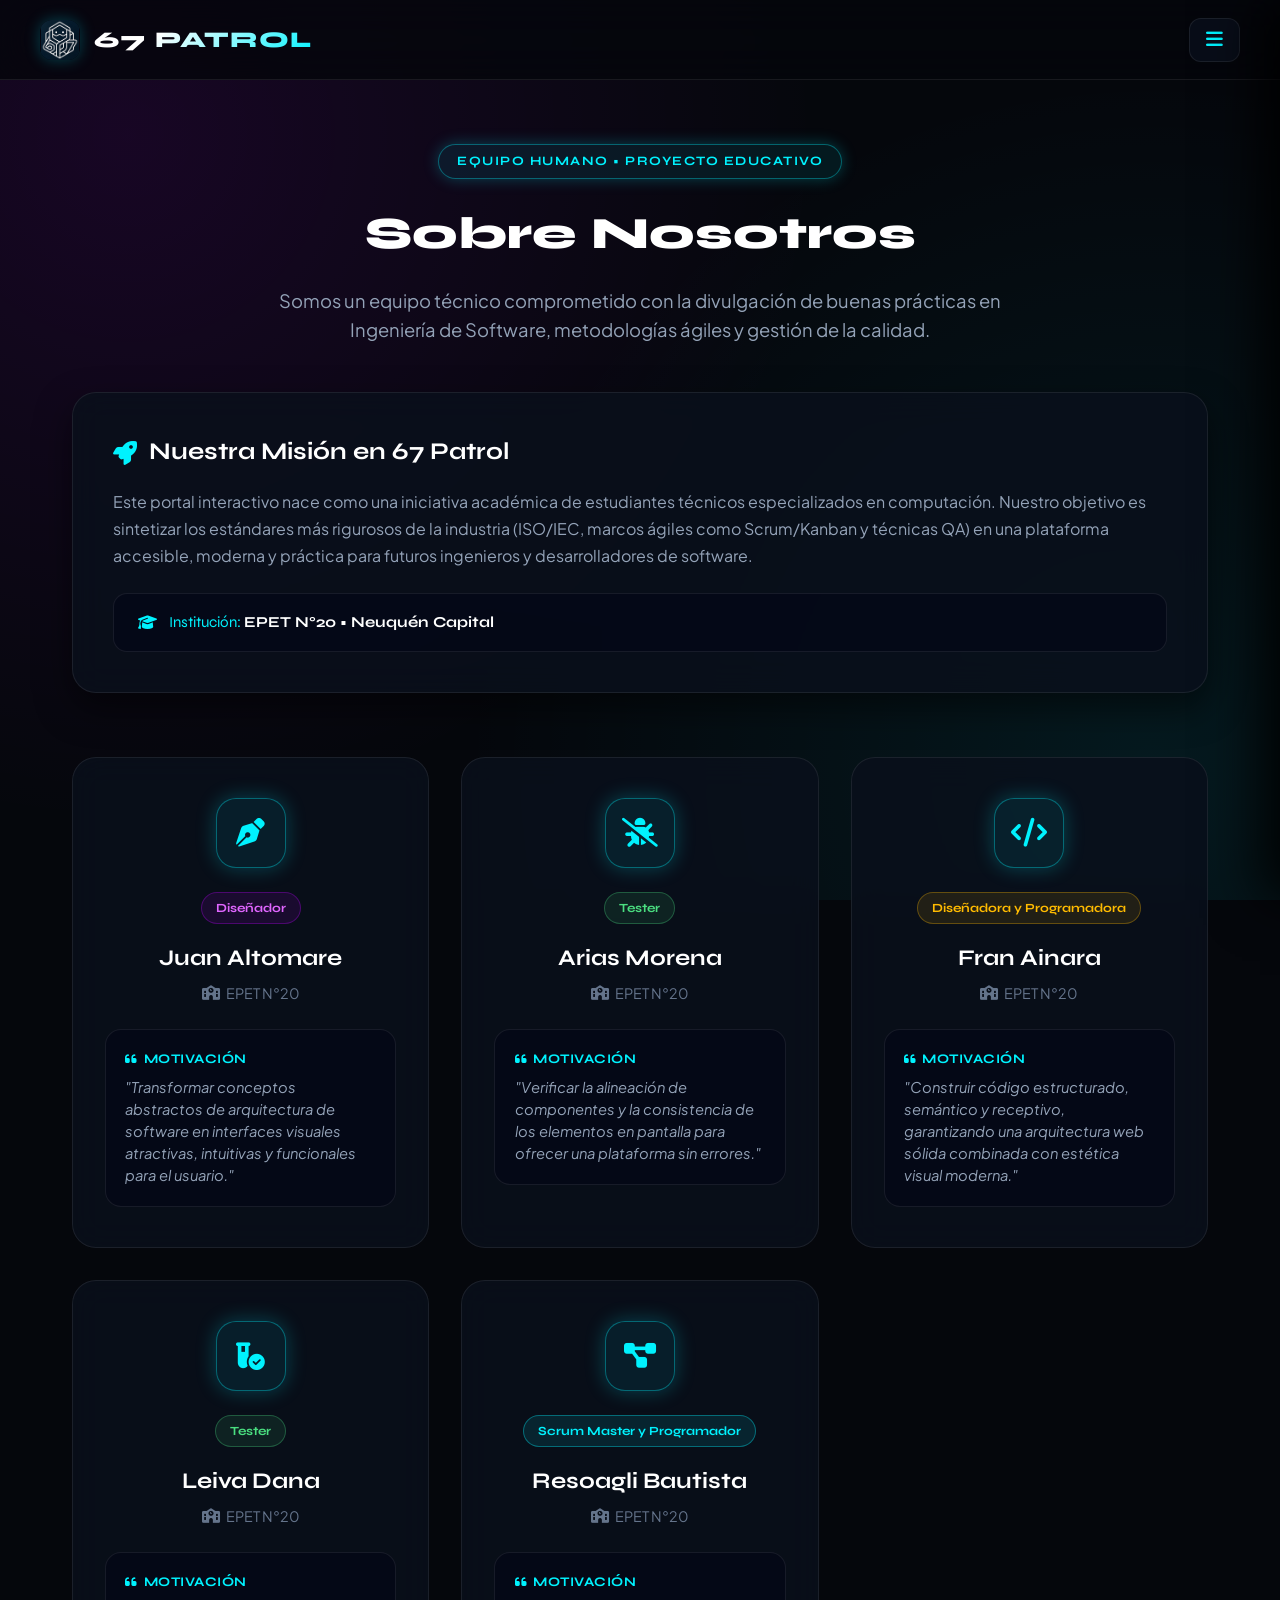
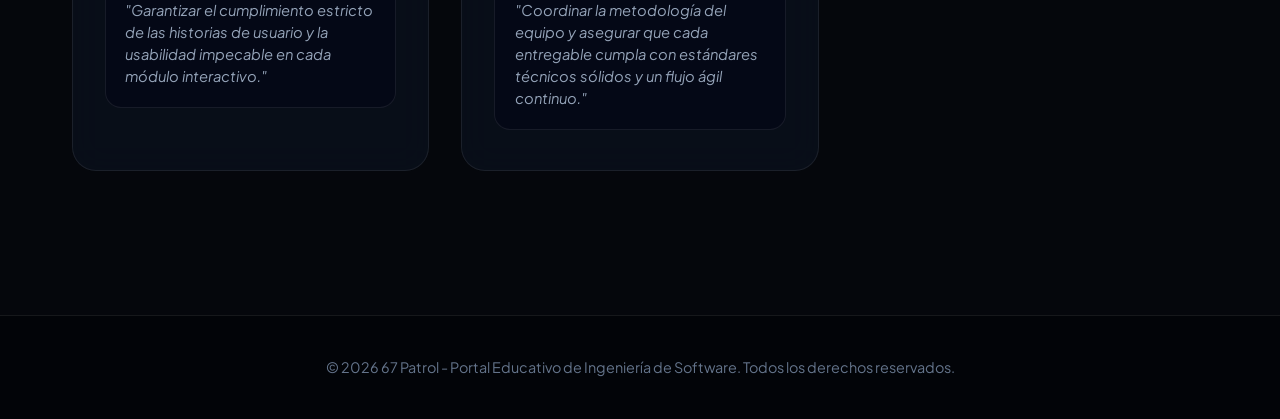
<file: sobre_nosotros/sobre_nosotros.html>
<!DOCTYPE html>
<html lang="es">
<head>
  <meta charset="UTF-8">
  <meta name="viewport" content="width=device-width, initial-scale=1.0">
  <title>67 Patrol - Sobre Nosotros</title>
  
  <!-- Fuentes Google y FontAwesome -->
  <link rel="preconnect" href="https://fonts.googleapis.com">
  <link rel="preconnect" href="https://fonts.gstatic.com" crossorigin>
  <link href="https://fonts.googleapis.com/css2?family=Plus+Jakarta+Sans:wght@400;500;600;700;800&family=Syne:wght@700;800&display=swap" rel="stylesheet">
  <link rel="stylesheet" href="https://cdnjs.cloudflare.com/ajax/libs/font-awesome/6.4.0/css/all.min.css">
  
  <!-- Hoja de Estilos Externa -->
  <link rel="stylesheet" href="sobre_nosotros.css">
</head>
<body>

  <!-- ========================================== -->
  <!-- BARRA DE NAVEGACIÓN SUPERIOR               -->
  <!-- ========================================== -->
  <header class="header-bar">
    <div class="logo-container">
      <img src="../imagenes/Logo1.jpg" alt="Logotipo oficial de 67 Patrol" class="header-logo-img">
      <span class="logo-text">67 PATROL</span>
    </div>
    <button class="menu-toggle" id="menuToggle" aria-label="Abrir menú de navegación">
      <i class="fa-solid fa-bars"></i>
    </button>
  </header>

  <!-- ========================================== -->
  <!-- MENÚ LATERAL DESPLEGABLE (DRAWER MÓVIL)    -->
  <!-- ========================================== -->
  <nav class="nav-drawer" id="navDrawer">
    <div class="drawer-header">
      <button class="close-drawer" id="closeDrawer" aria-label="Cerrar menú">&times;</button>
    </div>
    <ul class="drawer-menu">
      <li>
        <a href="../index.html">
          <i class="fa-solid fa-house"></i>
          <span>INICIO</span>
        </a>
      </li>
      <li>
        <a href="../gestion_calidad/gestion.html">
          <i class="fa-solid fa-shield-halved"></i>
          <span>GESTIÓN DE LA CALIDAD</span>
        </a>
      </li>
      <li>
        <a href="../procesos_desarrollo/proceso.html">
          <i class="fa-solid fa-code-branch"></i>
          <span>PROCESOS DE DESARROLLO</span>
        </a>
      </li>
      <li>
        <a href="../metodologias_agiles/metodologias.html">
          <i class="fa-solid fa-bolt"></i>
          <span>METODOLOGÍAS ÁGILES</span>
        </a>
      </li>
      <li>
        <a href="../recursos_aprendizajes/recurso.html">
          <i class="fa-solid fa-spell-check"></i>
          <span>RECURSOS Y APRENDIZAJE</span>
        </a>
      </li>
      <li>
        <a href="../herramientas_interactivas/herramientas.html">
          <i class="fa-solid fa-laptop-code"></i>
          <span>HERRAMIENTAS INTERACTIVAS</span>
        </a>
      </li>
      <li>
        <a href="sobre_nosotros.html" class="active">
          <i class="fa-solid fa-users"></i>
          <span>SOBRE NOSOTROS</span>
        </a>
      </li>
      <li>
        <a href="../formulario_contacto/contacto.html">
          <i class="fa-solid fa-paper-plane"></i>
          <span>CONTACTO</span>
        </a>
      </li>
    </ul>
  </nav>
  <div class="drawer-overlay" id="drawerOverlay"></div>

  <!-- ========================================== -->
  <!-- CONTENEDOR PRINCIPAL                       -->
  <!-- ========================================== -->
  <main class="container">
    
    <!-- ENCABEZADO DE LA SECCIÓN -->
    <section class="main-header">
      <span class="badge-header">EQUIPO HUMANO &bull; PROYECTO EDUCATIVO</span>
      <h1>Sobre Nosotros</h1>
      <p>
        Somos un equipo técnico comprometido con la divulgación de buenas prácticas en Ingeniería de Software, metodologías ágiles y gestión de la calidad.
      </p>
    </section>

    <!-- BLOQUE DE PRESENTACIÓN DEL PROYECTO -->
    <section class="about-overview-card">
      <div class="overview-content">
        <h2><i class="fa-solid fa-rocket"></i> Nuestra Misión en 67 Patrol</h2>
        <p>
          Este portal interactivo nace como una iniciativa académica de estudiantes técnicos especializados en computación. Nuestro objetivo es sintetizar los estándares más rigurosos de la industria (ISO/IEC, marcos ágiles como Scrum/Kanban y técnicas QA) en una plataforma accesible, moderna y práctica para futuros ingenieros y desarrolladores de software.
        </p>
      </div>
      <div class="institution-tag">
        <i class="fa-solid fa-graduation-cap"></i>
        <span>Institución: <strong>EPET N°20 &bull; Neuquén Capital</strong></span>
      </div>
    </section>

    <!-- GRID DE TARJETAS DE INTEGRANTES (PERFILES DE EQUIPO CON IDS PARA ANCLAJES) -->
    <section class="team-profiles-grid">

      <!-- INTEGRANTE 1: JUAN ALTOMARE -->
      <article class="profile-card" data-role="designer" id="juan-altomare">
        <div class="card-glow"></div>
        <div class="avatar-box">
          <i class="fa-solid fa-pen-nib"></i>
        </div>
        <span class="role-badge role-designer">Diseñador</span>
        <h3 class="member-name">Juan Altomare</h3>
        <p class="member-institution"><i class="fa-solid fa-school"></i> EPET N°20</p>
        <div class="member-motivation">
          <h4><i class="fa-solid fa-quote-left"></i> Motivación</h4>
          <p>"Transformar conceptos abstractos de arquitectura de software en interfaces visuales atractivas, intuitivas y funcionales para el usuario."</p>
        </div>
      </article>

      <!-- INTEGRANTE 2: ARIAS MORENA -->
      <article class="profile-card" data-role="tester" id="arias-morena">
        <div class="card-glow"></div>
        <div class="avatar-box">
          <i class="fa-solid fa-bug-slash"></i>
        </div>
        <span class="role-badge role-tester">Tester</span>
        <h3 class="member-name">Arias Morena</h3>
        <p class="member-institution"><i class="fa-solid fa-school"></i> EPET N°20</p>
        <div class="member-motivation">
          <h4><i class="fa-solid fa-quote-left"></i> Motivación</h4>
          <p>"Verificar la alineación de componentes y la consistencia de los elementos en pantalla para ofrecer una plataforma sin errores."</p>
        </div>
      </article>

      <!-- INTEGRANTE 3: FRAN AINARA -->
      <article class="profile-card" data-role="dev" id="fran-ainara">
        <div class="card-glow"></div>
        <div class="avatar-box">
          <i class="fa-solid fa-code"></i>
        </div>
        <span class="role-badge role-dev">Diseñadora y Programadora</span>
        <h3 class="member-name">Fran Ainara</h3>
        <p class="member-institution"><i class="fa-solid fa-school"></i> EPET N°20</p>
        <div class="member-motivation">
          <h4><i class="fa-solid fa-quote-left"></i> Motivación</h4>
          <p>"Construir código estructurado, semántico y receptivo, garantizando una arquitectura web sólida combinada con estética visual moderna."</p>
        </div>
      </article>

      <!-- INTEGRANTE 4: LEIVA DANA -->
      <article class="profile-card" data-role="tester" id="leiva-dana">
        <div class="card-glow"></div>
        <div class="avatar-box">
          <i class="fa-solid fa-vial-circle-check"></i>
        </div>
        <span class="role-badge role-tester">Tester</span>
        <h3 class="member-name">Leiva Dana</h3>
        <p class="member-institution"><i class="fa-solid fa-school"></i> EPET N°20</p>
        <div class="member-motivation">
          <h4><i class="fa-solid fa-quote-left"></i> Motivación</h4>
          <p>"Garantizar el cumplimiento estricto de las historias de usuario y la usabilidad impecable en cada módulo interactivo."</p>
        </div>
      </article>

      <!-- INTEGRANTE 5: RESOAGLI BAUTISTA -->
      <article class="profile-card" data-role="scrum" id="resoagli-bautista">
        <div class="card-glow"></div>
        <div class="avatar-box">
          <i class="fa-solid fa-diagram-project"></i>
        </div>
        <span class="role-badge role-scrum">Scrum Master y Programador</span>
        <h3 class="member-name">Resoagli Bautista</h3>
        <p class="member-institution"><i class="fa-solid fa-school"></i> EPET N°20</p>
        <div class="member-motivation">
          <h4><i class="fa-solid fa-quote-left"></i> Motivación</h4>
          <p>"Coordinar la metodología del equipo y asegurar que cada entregable cumpla con estándares técnicos sólidos y un flujo ágil continuo."</p>
        </div>
      </article>

    </section>

  </main>

  <footer class="footer">
    <p>&copy; 2026 67 Patrol - Portal Educativo de Ingeniería de Software. Todos los derechos reservados.</p>
  </footer>

  <!-- Archivo JavaScript Externo -->
  <script src="sobre_nosotros.js"></script>
</body>
</html>
</file>
<file: estilo.css>
/* ========================================================== */
/* ESTILOS PRINCIPALES DE 67 PATROL (estilo.css)              */
/* ========================================================== */

@import url('https://fonts.googleapis.com/css2?family=Plus+Jakarta+Sans:wght@400;500;600;700;800&family=Syne:wght@600;700;800&display=swap');

:root {
  --bg-main: #05070c;
  --bg-card: rgba(10, 16, 28, 0.85);
  --bg-drawer: #020408;

  --accent-cyan: #00f2fe;
  --cyan-glow: rgba(0, 242, 254, 0.25);
  --accent-purple: #bd00ff;
  --purple-glow: rgba(189, 0, 255, 0.3);

  --text-main: #f8fafc;
  --text-muted: #94a3b8;
  --text-sub: #64748b;

  --border-glass: rgba(255, 255, 255, 0.08);
  --border-cyan: rgba(0, 242, 254, 0.35);

  --font-title: 'Syne', sans-serif;
  --font-body: 'Plus Jakarta Sans', sans-serif;
}

* {
  box-sizing: border-box;
  margin: 0;
  padding: 0;
}

body {
  background-color: var(--bg-main);
  background-image: 
    radial-gradient(circle at 10% 15%, rgba(189, 0, 255, 0.1) 0%, transparent 50%),
    radial-gradient(circle at 90% 85%, rgba(0, 242, 254, 0.08) 0%, transparent 50%);
  background-attachment: fixed;
  color: var(--text-main);
  font-family: var(--font-body);
  line-height: 1.6;
  overflow-x: hidden;
}

/* --- NAVBAR SUPERIOR --- */
.header-bar {
  display: flex;
  justify-content: space-between;
  align-items: center;
  padding: 1.1rem 2.5rem;
  background: rgba(5, 7, 12, 0.85);
  backdrop-filter: blur(20px);
  -webkit-backdrop-filter: blur(20px);
  border-bottom: 1px solid var(--border-glass);
  position: sticky;
  top: 0;
  z-index: 100;
}

.logo-container {
  display: flex;
  align-items: center;
  gap: 14px;
}

.header-logo-img {
  width: 40px;
  height: 40px;
  object-fit: contain;
  border-radius: 12px;
  box-shadow: 0 0 15px var(--cyan-glow);
}

.logo-text {
  font-family: var(--font-title);
  font-size: 1.4rem;
  font-weight: 800;
  color: #ffffff;
  letter-spacing: 1px;
  background: linear-gradient(135deg, #ffffff 30%, var(--accent-cyan) 100%);
  -webkit-background-clip: text;
  -webkit-text-fill-color: transparent;
}

.menu-toggle {
  background: var(--bg-card);
  border: 1px solid var(--border-glass);
  color: var(--accent-cyan);
  font-size: 1.2rem;
  padding: 10px 16px;
  border-radius: 12px;
  cursor: pointer;
  transition: all 0.3s cubic-bezier(0.16, 1, 0.3, 1);
}

.menu-toggle:hover {
  background: var(--accent-cyan);
  color: #05070c;
  box-shadow: 0 0 20px var(--cyan-glow);
  transform: translateY(-2px);
}

/* --- MENÚ LATERAL DESPLEGABLE (DRAWER) --- */
.nav-drawer {
  position: fixed;
  top: 0;
  right: -360px;
  width: 360px;
  height: 100vh;
  background-color: var(--bg-drawer);
  border-left: 1px solid var(--border-glass);
  box-shadow: -20px 0 50px rgba(0, 0, 0, 0.9);
  z-index: 200;
  transition: right 0.4s cubic-bezier(0.16, 1, 0.3, 1);
  padding: 2.5rem 2rem;
  overflow-y: auto;
}

.nav-drawer.open {
  right: 0;
}

.drawer-header {
  display: flex;
  justify-content: flex-end;
  margin-bottom: 2.5rem;
}

.close-drawer {
  background: rgba(255, 255, 255, 0.05);
  border: 1px solid var(--border-glass);
  color: #ffffff;
  width: 38px;
  height: 38px;
  border-radius: 50%;
  font-size: 1.4rem;
  cursor: pointer;
  display: flex;
  align-items: center;
  justify-content: center;
  transition: all 0.3s ease;
}

.close-drawer:hover {
  background: var(--accent-purple);
  border-color: transparent;
  box-shadow: 0 0 15px var(--purple-glow);
}

.drawer-menu {
  list-style: none;
  display: flex;
  flex-direction: column;
  gap: 0.8rem;
}

.drawer-menu a {
  color: var(--text-muted);
  text-decoration: none;
  font-family: var(--font-title);
  font-size: 0.9rem;
  font-weight: 700;
  display: flex;
  align-items: center;
  gap: 15px;
  padding: 14px 18px;
  border-radius: 14px;
  border: 1px solid transparent;
  transition: all 0.3s ease;
}

.drawer-menu a i {
  color: var(--accent-cyan);
  font-size: 1.1rem;
  width: 22px;
  text-align: center;
  transition: transform 0.3s ease;
}

.drawer-menu a:hover,
.drawer-menu a.active {
  background: linear-gradient(135deg, rgba(189, 0, 255, 0.2), rgba(0, 242, 254, 0.15));
  border-color: var(--border-cyan);
  color: #ffffff;
}

.drawer-menu a:hover i,
.drawer-menu a.active i {
  color: var(--accent-cyan);
  transform: scale(1.15);
}

.has-submenu {
  display: flex;
  flex-direction: column;
}

.submenu-toggle .arrow-icon {
  margin-left: auto;
  font-size: 0.8rem;
  transition: transform 0.3s ease;
}

.has-submenu:hover .arrow-icon {
  transform: rotate(180deg);
}

.submenu {
  list-style: none;
  max-height: 0;
  opacity: 0;
  overflow: hidden;
  transition: max-height 0.35s ease, opacity 0.3s ease;
  padding-left: 1rem;
  display: flex;
  flex-direction: column;
  gap: 0.4rem;
}

.has-submenu:hover .submenu {
  max-height: 250px;
  opacity: 1;
  margin-top: 0.5rem;
}

.submenu a {
  font-size: 0.82rem !important;
  color: var(--text-muted);
  padding: 10px 14px;
  border-radius: 10px;
  background-color: rgba(255, 255, 255, 0.02);
  border: 1px dashed var(--border-glass);
}

.submenu a:hover {
  background-color: rgba(0, 242, 254, 0.1);
  color: #ffffff;
}

.drawer-overlay {
  position: fixed;
  top: 0;
  left: 0;
  width: 100vw;
  height: 100vh;
  background: rgba(5, 7, 12, 0.8);
  backdrop-filter: blur(6px);
  z-index: 150;
  display: none;
}

.drawer-overlay.active {
  display: block;
}

/* --- CONTENEDOR PRINCIPAL Y HERO --- */
.container {
  max-width: 1200px;
  margin: 0 auto;
  padding: 4rem 2rem;
}

.hero-section {
  text-align: center;
  margin-bottom: 4rem;
}

.badge-header {
  font-family: var(--font-title);
  color: var(--accent-cyan);
  background: rgba(0, 242, 254, 0.08);
  border: 1px solid var(--border-cyan);
  padding: 6px 18px;
  border-radius: 30px;
  font-size: 0.8rem;
  font-weight: 700;
  letter-spacing: 1.5px;
  display: inline-block;
  margin-bottom: 1.2rem;
  box-shadow: 0 0 15px var(--cyan-glow);
}

.hero-section h1 {
  font-family: var(--font-title);
  font-size: 2.8rem;
  font-weight: 800;
  color: #ffffff;
  margin-bottom: 1rem;
}

.hero-section p {
  color: var(--text-muted);
  font-size: 1.15rem;
  max-width: 800px;
  margin: 0 auto;
}

/* --- DIRECTORIO PRINCIPAL --- */
.directory-section {
  margin-bottom: 5rem;
}

.directory-section h2 {
  font-family: var(--font-title);
  font-size: 1.4rem;
  color: var(--accent-cyan);
  margin-bottom: 2rem;
  border-left: 4px solid var(--accent-cyan);
  padding-left: 12px;
}

.directory-grid {
  display: grid;
  grid-template-columns: repeat(auto-fit, minmax(320px, 1fr));
  gap: 1.8rem;
}

.directory-card {
  background: var(--bg-card);
  backdrop-filter: blur(16px);
  border: 1px solid var(--border-glass);
  border-radius: 20px;
  padding: 2.2rem;
  text-decoration: none;
  display: flex;
  flex-direction: column;
  gap: 12px;
  transition: all 0.3s cubic-bezier(0.16, 1, 0.3, 1);
}

.directory-card i {
  font-size: 2rem;
  color: var(--accent-cyan);
  margin-bottom: 5px;
}

.directory-card h3 {
  font-family: var(--font-title);
  font-size: 1.25rem;
  color: #ffffff;
}

.directory-card p {
  color: var(--text-muted);
  font-size: 0.95rem;
}

.directory-card:hover {
  border-color: var(--accent-cyan);
  transform: translateY(-6px);
  box-shadow: 0 12px 30px var(--cyan-glow);
  background: rgba(16, 26, 48, 0.9);
}

/* --- SECCIÓN EQUIPO --- */
.team-section {
  margin-top: 6rem;
  padding-top: 4rem;
  border-top: 1px solid var(--border-glass);
  text-align: center;
}

.team-header {
  display: flex;
  align-items: center;
  justify-content: center;
  gap: 12px;
  margin-bottom: 0.5rem;
}

.team-title-icon {
  font-size: 1.6rem;
  color: var(--accent-cyan);
}

.team-header h2 {
  font-family: var(--font-title);
  font-size: 1.6rem;
  color: #ffffff;
}

.team-subtitle {
  color: var(--text-muted);
  font-size: 1rem;
  margin-bottom: 3rem;
}

.team-grid {
  display: grid;
  grid-template-columns: repeat(auto-fit, minmax(190px, 1fr));
  gap: 1.5rem;
}

.team-card {
  background: var(--bg-card);
  border: 1px solid var(--border-glass);
  border-radius: 22px;
  padding: 2.2rem 1.2rem;
  display: flex;
  flex-direction: column;
  align-items: center;
  gap: 12px;
  transition: all 0.3s ease;
}

.team-card:hover {
  transform: translateY(-8px);
  border-color: var(--border-cyan);
  box-shadow: 0 12px 30px var(--cyan-glow);
}

.icon-wrapper {
  width: 60px;
  height: 60px;
  border-radius: 18px;
  background: rgba(0, 242, 254, 0.08);
  display: flex;
  align-items: center;
  justify-content: center;
  margin-bottom: 5px;
}

.icon-wrapper i {
  font-size: 1.6rem;
  color: var(--accent-cyan);
}

.team-card h3 {
  font-size: 1.05rem;
  font-weight: 700;
  color: #ffffff;
}

.role-badge {
  background-color: rgba(5, 7, 12, 0.8);
  border: 1px solid var(--border-glass);
  color: var(--text-muted);
  font-family: var(--font-title);
  font-size: 0.8rem;
  padding: 5px 14px;
  border-radius: 20px;
}

.footer {
  text-align: center;
  padding: 2.5rem 1rem;
  border-top: 1px solid var(--border-glass);
  color: var(--text-sub);
  font-size: 0.9rem;
  background-color: #020408;
  margin-top: 4rem;
}

@media (max-width: 768px) {
  .team-grid {
    grid-template-columns: repeat(2, 1fr);
  }
}
</file>
<file: formulario_contacto/contacto.css>
/* ========================================================== */
/* ESTILOS DEL FORMULARIO DE CONTACTO (contacto.css)          */
/* ========================================================== */

.contact-section {
  max-width: 700px;
  margin: 0 auto;
}

.contact-card {
  background: var(--bg-card);
  backdrop-filter: blur(16px);
  border: 1px solid var(--border-glass);
  border-radius: 24px;
  padding: 3rem;
  box-shadow: 0 15px 35px rgba(0, 0, 0, 0.5);
}

.contact-header-icon {
  width: 60px;
  height: 60px;
  background: rgba(0, 242, 254, 0.1);
  border: 1px solid var(--border-cyan);
  border-radius: 16px;
  display: flex;
  align-items: center;
  justify-content: center;
  font-size: 1.5rem;
  color: var(--accent-cyan);
  margin-bottom: 1.5rem;
  box-shadow: 0 0 15px var(--cyan-glow);
}

.contact-card h2 {
  font-family: var(--font-title);
  font-size: 1.8rem;
  color: #ffffff;
  margin-bottom: 2rem;
}

.form-group {
  display: flex;
  flex-direction: column;
  gap: 0.6rem;
  margin-bottom: 1.5rem;
}

.form-group label {
  font-family: var(--font-title);
  font-size: 0.9rem;
  font-weight: 700;
  color: var(--text-muted);
  display: flex;
  align-items: center;
  gap: 8px;
}

.form-group label i {
  color: var(--accent-cyan);
}

.form-group input,
.form-group textarea {
  background: rgba(2, 6, 23, 0.7);
  border: 1px solid var(--border-glass);
  border-radius: 12px;
  padding: 14px 18px;
  color: #ffffff;
  font-family: var(--font-body);
  font-size: 0.95rem;
  transition: all 0.3s ease;
  outline: none;
}

.form-group input:focus,
.form-group textarea:focus {
  border-color: var(--accent-cyan);
  box-shadow: 0 0 15px var(--cyan-glow);
}

.submit-btn {
  width: 100%;
  background: linear-gradient(135deg, var(--accent-cyan), var(--electric-blue, #0066ff));
  color: #05070c;
  font-family: var(--font-title);
  font-size: 1rem;
  font-weight: 800;
  padding: 15px;
  border: none;
  border-radius: 12px;
  cursor: pointer;
  transition: all 0.3s ease;
  display: flex;
  align-items: center;
  justify-content: center;
  gap: 10px;
  margin-top: 2rem;
}

.submit-btn:hover {
  transform: translateY(-2px);
  box-shadow: 0 0 25px var(--cyan-glow);
  opacity: 0.95;
}

/* Alertas de Error y Éxito */
.form-alert {
  padding: 14px 18px;
  border-radius: 12px;
  font-size: 0.92rem;
  font-family: var(--font-body);
  margin-bottom: 1.8rem;
  font-weight: 600;
}

.form-alert.error {
  background: rgba(255, 75, 75, 0.15);
  border: 1px solid rgba(255, 75, 75, 0.4);
  color: #ff6b6b;
}

.form-alert.success {
  background: rgba(0, 242, 254, 0.15);
  border: 1px solid var(--border-cyan);
  color: var(--accent-cyan);
}
</file>
<file: gestion_calidad/gestion.css>
/* ========================================================== */
/* ESTILOS DE GESTIÓN DE CALIDAD & TÉCNICAS (gestion.css)     */
/* ========================================================== */

@import url('https://fonts.googleapis.com/css2?family=Plus+Jakarta+Sans:wght@400;500;600;700;800&family=Syne:wght@700;800&display=swap');

:root {
  --bg-main: #05070c;
  --bg-card: rgba(10, 16, 28, 0.85);
  --bg-drawer: #020408;

  --electric-blue: #0066ff;
  --accent-cyan: #00f2fe;
  --cyan-glow: rgba(0, 242, 254, 0.25);
  --accent-purple: #bd00ff;
  --purple-glow: rgba(189, 0, 255, 0.3);
  --laser-gold: #ffbb00;

  --text-main: #f8fafc;
  --text-muted: #94a3b8;
  --text-sub: #64748b;

  --border-glass: rgba(255, 255, 255, 0.08);
  --border-cyan: rgba(0, 242, 254, 0.35);

  --font-title: 'Syne', sans-serif;
  --font-body: 'Plus Jakarta Sans', sans-serif;
}

* {
  box-sizing: border-box;
  margin: 0;
  padding: 0;
}

body {
  background-color: var(--bg-main);
  background-image: 
    radial-gradient(circle at 10% 15%, rgba(189, 0, 255, 0.1) 0%, transparent 50%),
    radial-gradient(circle at 90% 85%, rgba(0, 242, 254, 0.08) 0%, transparent 50%);
  background-attachment: fixed;
  color: var(--text-main);
  font-family: var(--font-body);
  line-height: 1.6;
  overflow-x: hidden;
}

/* --- NAVBAR SUPERIOR --- */
.header-bar {
  display: flex;
  justify-content: space-between;
  align-items: center;
  padding: 1.1rem 2.5rem;
  background: rgba(5, 7, 12, 0.85);
  backdrop-filter: blur(20px);
  -webkit-backdrop-filter: blur(20px);
  border-bottom: 1px solid var(--border-glass);
  position: sticky;
  top: 0;
  z-index: 100;
}

.logo-container {
  display: flex;
  align-items: center;
  gap: 14px;
}

.header-logo-img {
  width: 40px;
  height: 40px;
  object-fit: contain;
  border-radius: 12px;
  box-shadow: 0 0 15px var(--cyan-glow);
}

.logo-text {
  font-family: var(--font-title);
  font-size: 1.4rem;
  font-weight: 800;
  color: #ffffff;
  letter-spacing: 1px;
  background: linear-gradient(135deg, #ffffff 30%, var(--accent-cyan) 100%);
  -webkit-background-clip: text;
  -webkit-text-fill-color: transparent;
}

.menu-toggle {
  background: var(--bg-card);
  border: 1px solid var(--border-glass);
  color: var(--accent-cyan);
  font-size: 1.2rem;
  padding: 10px 16px;
  border-radius: 12px;
  cursor: pointer;
  transition: all 0.3s cubic-bezier(0.16, 1, 0.3, 1);
}

.menu-toggle:hover {
  background: var(--accent-cyan);
  color: #05070c;
  box-shadow: 0 0 20px var(--cyan-glow);
  transform: translateY(-2px);
}

/* --- MENÚ LATERAL (DRAWER) --- */
.nav-drawer {
  position: fixed;
  top: 0;
  right: -360px;
  width: 360px;
  height: 100vh;
  background-color: var(--bg-drawer);
  border-left: 1px solid var(--border-glass);
  box-shadow: -20px 0 50px rgba(0, 0, 0, 0.9);
  z-index: 200;
  transition: right 0.4s cubic-bezier(0.16, 1, 0.3, 1);
  padding: 2.5rem 2rem;
  overflow-y: auto;
}

.nav-drawer.open {
  right: 0;
}

.drawer-header {
  display: flex;
  justify-content: flex-end;
  margin-bottom: 2.5rem;
}

.close-drawer {
  background: rgba(255, 255, 255, 0.05);
  border: 1px solid var(--border-glass);
  color: #ffffff;
  width: 38px;
  height: 38px;
  border-radius: 50%;
  font-size: 1.4rem;
  cursor: pointer;
  display: flex;
  align-items: center;
  justify-content: center;
  transition: all 0.3s ease;
}

.close-drawer:hover {
  background: var(--accent-purple);
  border-color: transparent;
  box-shadow: 0 0 15px var(--purple-glow);
}

.drawer-menu {
  list-style: none;
  display: flex;
  flex-direction: column;
  gap: 0.8rem;
}

.drawer-menu a {
  color: var(--text-muted);
  text-decoration: none;
  font-family: var(--font-title);
  font-size: 0.9rem;
  font-weight: 700;
  display: flex;
  align-items: center;
  gap: 15px;
  padding: 14px 18px;
  border-radius: 14px;
  border: 1px solid transparent;
  transition: all 0.3s ease;
}

.drawer-menu a i {
  color: var(--accent-cyan);
  font-size: 1.1rem;
  width: 22px;
  text-align: center;
}

.drawer-menu a:hover,
.drawer-menu a.active {
  background: linear-gradient(135deg, rgba(189, 0, 255, 0.2), rgba(0, 242, 254, 0.15));
  border-color: var(--border-cyan);
  color: #ffffff;
}

.drawer-overlay {
  position: fixed;
  top: 0;
  left: 0;
  width: 100vw;
  height: 100vh;
  background: rgba(5, 7, 12, 0.8);
  backdrop-filter: blur(6px);
  z-index: 150;
  display: none;
}

.drawer-overlay.active {
  display: block;
}

/* --- CONTENEDOR PRINCIPAL --- */
.container {
  max-width: 1200px;
  margin: 0 auto;
  padding: 4rem 2rem;
}

.hero-section, .hero-banner {
  text-align: center;
  margin-bottom: 3.5rem;
  background: var(--bg-card);
  border: 1px solid var(--border-glass);
  border-radius: 24px;
  padding: 3rem 2rem;
  backdrop-filter: blur(16px);
}

.hero-icon-box {
  width: 60px;
  height: 60px;
  margin: 0 auto 1.2rem auto;
  background: rgba(0, 242, 254, 0.1);
  border: 1px solid var(--border-cyan);
  border-radius: 16px;
  display: flex;
  align-items: center;
  justify-content: center;
  font-size: 1.5rem;
  color: var(--accent-cyan);
  box-shadow: 0 0 15px var(--cyan-glow);
}

.badge-header {
  font-family: var(--font-title);
  color: var(--accent-cyan);
  background: rgba(0, 242, 254, 0.08);
  border: 1px solid var(--border-cyan);
  padding: 6px 18px;
  border-radius: 30px;
  font-size: 0.8rem;
  font-weight: 700;
  letter-spacing: 1.5px;
  display: inline-block;
  margin-bottom: 1.2rem;
  box-shadow: 0 0 15px var(--cyan-glow);
}

.hero-section h1, .hero-banner h1 {
  font-family: var(--font-title);
  font-size: 2.5rem;
  font-weight: 800;
  color: #ffffff;
  margin-bottom: 1rem;
}

.hero-section p, .hero-banner p {
  color: var(--text-muted);
  font-size: 1.15rem;
  max-width: 800px;
  margin: 0 auto;
}

/* --- SECCIONES DE CONTENIDO --- */
.content-section, .section-block {
  background: var(--bg-card);
  backdrop-filter: blur(16px);
  border: 1px solid var(--border-glass);
  border-radius: 24px;
  padding: 2.5rem;
  margin-bottom: 2.5rem;
}

.content-section h2, .section-title {
  font-family: var(--font-title);
  font-size: 1.5rem;
  color: #ffffff;
  margin-bottom: 1rem;
  display: flex;
  align-items: center;
  gap: 12px;
}

.content-section h2 i, .section-title i {
  color: var(--accent-cyan);
}

.content-section > p {
  color: var(--text-muted);
  font-size: 1rem;
}

/* Tarjetas Informativas / Niveles / Herramientas */
.grid-cards, .grid-two-columns, .tools-grid {
  display: grid;
  grid-template-columns: repeat(auto-fit, minmax(300px, 1fr));
  gap: 1.5rem;
  margin-top: 1.5rem;
}

.info-card, .tool-card {
  background: rgba(2, 6, 23, 0.6);
  border: 1px solid var(--border-glass);
  border-radius: 16px;
  padding: 1.8rem;
  display: flex;
  flex-direction: column;
  justify-content: space-between;
  transition: all 0.3s ease;
}

.info-card:hover, .tool-card:hover {
  border-color: var(--accent-cyan);
  transform: translateY(-4px);
  box-shadow: 0 10px 25px var(--cyan-glow);
}

.card-top {
  display: flex;
  align-items: center;
  gap: 14px;
  margin-bottom: 1rem;
}

.card-icon {
  font-size: 1.4rem;
  color: var(--accent-cyan);
}

.card-top h3 {
  font-family: var(--font-title);
  font-size: 1.15rem;
  color: #ffffff;
}

.info-card p, .tool-card p {
  color: var(--text-muted);
  font-size: 0.95rem;
  margin-bottom: 1.2rem;
}

.card-footer-tag {
  font-family: var(--font-title);
  font-size: 0.75rem;
  color: var(--accent-cyan);
  background: rgba(0, 242, 254, 0.08);
  border: 1px solid var(--border-cyan);
  padding: 4px 10px;
  border-radius: 20px;
  width: fit-content;
}

/* --- TARJETAS GIRATORIAS 3D (FLIP CARDS) --- */
.flip-card {
  background-color: transparent;
  width: 100%;
  height: 420px;
  perspective: 1000px;
}

.flip-card-inner {
  position: relative;
  width: 100%;
  height: 100%;
  text-align: left;
  transition: transform 0.6s cubic-bezier(0.4, 0, 0.2, 1);
  transform-style: preserve-3d;
  cursor: pointer;
}

.flip-card.flipped .flip-card-inner {
  transform: rotateY(180deg);
}

.flip-card-front, .flip-card-back {
  position: absolute;
  width: 100%;
  height: 100%;
  backface-visibility: hidden;
  border-radius: 20px;
  padding: 2rem;
  display: flex;
  flex-direction: column;
  justify-content: space-between;
}

.type-card {
  background: rgba(2, 6, 23, 0.7);
  border: 1px solid var(--border-glass);
}

.black-box { border-top: 4px solid var(--accent-cyan); }
.white-box { border-top: 4px solid var(--accent-purple); }

.flip-card-back {
  transform: rotateY(180deg);
  background: rgba(5, 7, 12, 0.95);
  border: 1px solid var(--border-cyan);
}

.type-header {
  display: flex;
  align-items: center;
  gap: 12px;
  margin-bottom: 1rem;
}

.type-header i {
  font-size: 1.3rem;
  color: var(--accent-cyan);
}

.white-box .type-header i {
  color: var(--accent-purple);
}

.type-header h3 {
  font-family: var(--font-title);
  font-size: 1.1rem;
  color: #ffffff;
}

.type-card p {
  color: var(--text-muted);
  font-size: 0.92rem;
  margin-bottom: 1rem;
}

.type-list {
  list-style: none;
  display: flex;
  flex-direction: column;
  gap: 8px;
  color: var(--text-muted);
  font-size: 0.88rem;
}

.type-list li i {
  color: #4ade80;
  margin-right: 8px;
}

/* Diagramas Conceptuales internos */
.diagram-container, .flowchart-container {
  display: flex;
  flex-direction: column;
  align-items: center;
  gap: 8px;
  background: rgba(0, 0, 0, 0.4);
  padding: 1rem;
  border-radius: 12px;
  border: 1px solid var(--border-glass);
  margin-top: 0.5rem;
}

.diagram-box, .flow-node, .flow-decision {
  background: rgba(0, 242, 254, 0.1);
  border: 1px solid var(--border-cyan);
  color: #ffffff;
  padding: 8px 12px;
  border-radius: 8px;
  font-size: 0.82rem;
  font-family: var(--font-title);
  text-align: center;
  width: 100%;
}

.flow-decision {
  background: rgba(189, 0, 255, 0.1);
  border-color: rgba(189, 0, 255, 0.4);
}

.diagram-arrow {
  color: var(--accent-cyan);
  font-size: 0.9rem;
}

.flow-branches {
  display: flex;
  gap: 1rem;
  font-size: 0.75rem;
}

.branch-tag {
  background: rgba(255, 255, 255, 0.05);
  padding: 2px 8px;
  border-radius: 4px;
  color: var(--text-muted);
}

/* --- FOOTER --- */
.footer {
  text-align: center;
  padding: 2.5rem 1rem;
  border-top: 1px solid var(--border-glass);
  color: var(--text-sub);
  font-size: 0.9rem;
  background-color: #020408;
  margin-top: 4rem;
}

/* --- RESPONSIVIDAD MÓVIL --- */
@media (max-width: 768px) {
  .header-bar {
    padding: 1rem 1.2rem;
  }
  .container {
    padding: 2rem 1rem;
  }
  .hero-section h1, .hero-banner h1 {
    font-size: 1.8rem;
  }
  .flip-card {
    height: 460px;
  }
}
</file>
<file: herramientas_interactivas/ejercicios.css>
/* ========================================================== */
/* ESTILOS DE EJERCICIOS Y CASOS PRÁCTICOS (ejercicios.css)    */
/* ========================================================== */

@import url('https://fonts.googleapis.com/css2?family=Plus+Jakarta+Sans:wght@400;500;600;700;800&family=Syne:wght@700;800&display=swap');

:root {
  --bg-deep: #030712;
  --bg-card: rgba(13, 22, 38, 0.75);
  --bg-drawer: #02040a;
  --amber-neon: #ffaa00;
  --amber-glow: rgba(255, 170, 0, 0.3);
  --text-main: #f8fafc;
  --text-muted: #94a3b8;
  --border-glass: rgba(255, 255, 255, 0.08);
  --border-amber: rgba(255, 170, 0, 0.35);
  --font-title: 'Syne', sans-serif;
  --font-body: 'Plus Jakarta Sans', sans-serif;
}

* {
  box-sizing: border-box;
  margin: 0;
  padding: 0;
}

body {
  background-color: var(--bg-deep);
  color: var(--text-main);
  font-family: var(--font-body);
  line-height: 1.6;
}

/* --- BARRA DE NAVEGACIÓN SUPERIOR --- */
.header-bar {
  display: flex;
  justify-content: space-between;
  align-items: center;
  padding: 1.1rem 2.5rem;
  background: rgba(3, 7, 18, 0.9);
  border-bottom: 1px solid var(--border-glass);
  position: sticky;
  top: 0;
  z-index: 100;
}

.logo-container {
  display: flex;
  align-items: center;
  gap: 14px;
}

.header-logo-img {
  width: 42px;
  height: 42px;
  object-fit: contain;
  border-radius: 12px;
  border: 1px solid var(--border-amber);
}

.logo-text {
  font-family: var(--font-title);
  font-size: 1.45rem;
  font-weight: 800;
  color: #ffffff;
  letter-spacing: 1px;
}

.menu-toggle {
  background: rgba(255, 255, 255, 0.03);
  border: 1px solid var(--border-amber);
  color: var(--amber-neon);
  font-size: 1.2rem;
  padding: 10px 16px;
  border-radius: 14px;
  cursor: pointer;
  transition: all 0.3s ease;
}

.menu-toggle:hover {
  background: var(--amber-neon);
  color: var(--bg-deep);
  box-shadow: 0 0 15px var(--amber-glow);
}

/* --- CONTENEDOR PRINCIPAL --- */
.container {
  max-width: 950px;
  margin: 0 auto;
  padding: 4rem 1.5rem;
}

.main-header {
  text-align: center;
  margin-bottom: 3.5rem;
}

.badge-header {
  font-family: var(--font-title);
  color: var(--amber-neon);
  background: rgba(255, 170, 0, 0.1);
  border: 1px solid var(--border-amber);
  padding: 6px 18px;
  border-radius: 30px;
  font-size: 0.8rem;
  font-weight: 700;
  display: inline-block;
  margin-bottom: 1.2rem;
  letter-spacing: 1px;
}

.main-header h1 {
  font-family: var(--font-title);
  font-size: 2.8rem;
  font-weight: 800;
  color: #ffffff;
  margin-bottom: 1rem;
  line-height: 1.2;
}

.main-header p {
  color: var(--text-muted);
  font-size: 1.12rem;
  max-width: 750px;
  margin: 0 auto;
}

/* --- TARJETAS DE EJERCICIOS --- */
.exercises-container {
  display: flex;
  flex-direction: column;
  gap: 2rem;
  margin-bottom: 4rem;
}

.exercise-card {
  background: var(--bg-card);
  border: 1px solid var(--border-amber);
  border-radius: 20px;
  padding: 2.5rem;
  box-shadow: 0 20px 40px rgba(0, 0, 0, 0.6);
  position: relative;
}

.exercise-meta {
  display: flex;
  justify-content: space-between;
  margin-bottom: 1rem;
  font-size: 0.85rem;
}

.ex-badge {
  color: var(--amber-neon);
  font-family: var(--font-title);
  font-weight: 700;
}

.ex-difficulty {
  color: var(--text-muted);
}

.exercise-card h2 {
  font-family: var(--font-title);
  color: #ffffff;
  font-size: 1.35rem;
  margin-bottom: 0.8rem;
}

.exercise-card p {
  color: var(--text-muted);
  margin-bottom: 1.5rem;
  font-size: 1.02rem;
}

/* --- BOTÓN DE SOLUCIÓN TÉCNICA --- */
.cyber-btn-toggle {
  background: rgba(255, 255, 255, 0.04);
  border: 1px solid var(--border-amber);
  color: #ffffff;
  font-family: var(--font-body);
  font-size: 0.9rem;
  font-weight: 600;
  padding: 10px 18px;
  border-radius: 10px;
  cursor: pointer;
  display: inline-flex;
  align-items: center;
  gap: 8px;
  transition: all 0.3s ease;
}

.cyber-btn-toggle i {
  color: var(--amber-neon);
}

.cyber-btn-toggle:hover {
  background: rgba(255, 170, 0, 0.15);
  box-shadow: 0 0 15px var(--amber-glow);
  border-color: var(--amber-neon);
}

.solution-box {
  margin-top: 1.5rem;
  background: rgba(2, 4, 10, 0.85);
  border: 1px dashed var(--border-amber);
  border-radius: 12px;
  padding: 1.5rem;
}

.solution-box h4 {
  color: var(--amber-neon);
  font-family: var(--font-title);
  margin-bottom: 0.5rem;
  font-size: 1rem;
}

.solution-box p {
  color: var(--text-main);
  font-size: 0.95rem;
  margin-bottom: 0;
}

/* --- MENÚ LATERAL DRAWER --- */
.nav-drawer {
  position: fixed;
  top: 0; right: -360px; width: 360px; height: 100vh;
  background-color: var(--bg-drawer);
  border-left: 1px solid var(--border-amber);
  z-index: 200;
  transition: right 0.4s ease;
  padding: 2.5rem 2rem;
  overflow-y: auto;
}
.nav-drawer.open { right: 0; }
.drawer-header { display: flex; justify-content: flex-end; margin-bottom: 2rem; }
.close-drawer { background: none; border: none; color: #fff; font-size: 1.5rem; cursor: pointer; }
.drawer-menu { list-style: none; display: flex; flex-direction: column; gap: 0.8rem; }
.drawer-menu a { color: var(--text-muted); text-decoration: none; display: flex; align-items: center; gap: 12px; padding: 10px; border-radius: 8px; font-family: var(--font-title); font-size: 0.9rem; }
.drawer-menu a:hover, .drawer-menu a.active { background: rgba(255, 170, 0, 0.15); color: #fff; }
.submenu { list-style: none; padding-left: 1rem; margin-top: 0.4rem; display: flex; flex-direction: column; gap: 0.3rem; }
.drawer-overlay { position: fixed; top: 0; left: 0; width: 100vw; height: 100vh; background: rgba(3, 7, 18, 0.85); z-index: 150; display: none; }
.drawer-overlay.active { display: block; }

/* --- SECCIÓN EQUIPO Y FOOTER --- */
.team-section { margin-top: 4rem; padding-top: 3rem; border-top: 1px solid var(--border-glass); text-align: center; }
.team-header { display: flex; align-items: center; justify-content: center; gap: 12px; margin-bottom: 0.5rem; }
.team-title-icon { font-size: 1.5rem; color: var(--amber-neon); }
.team-header h2 { font-family: var(--font-title); font-size: 1.4rem; color: #fff; }
.team-subtitle { color: var(--text-muted); margin-bottom: 2.5rem; }
.team-grid { display: grid; grid-template-columns: repeat(auto-fit, minmax(170px, 1fr)); gap: 1.2rem; }
.team-card { background: var(--bg-card); border: 1px solid var(--border-glass); border-radius: 16px; padding: 1.8rem 1rem; display: flex; flex-direction: column; align-items: center; gap: 10px; }
.icon-wrapper { width: 50px; height: 50px; border-radius: 12px; background: rgba(255, 170, 0, 0.1); display: flex; align-items: center; justify-content: center; color: var(--amber-neon); font-size: 1.3rem; }
.team-card h3 { font-size: 0.95rem; color: #fff; }
.role-badge { background: rgba(3, 7, 18, 0.8); border: 1px solid var(--border-glass); color: var(--text-muted); font-size: 0.75rem; padding: 4px 10px; border-radius: 20px; }
.footer { text-align: center; padding: 2rem; border-top: 1px solid var(--border-glass); color: var(--text-muted); font-size: 0.85rem; background-color: var(--bg-drawer); }
</file>
<file: herramientas_interactivas/encuesta.css>
/* ========================================================== */
/* ESTILOS CYBERPUNK NEON VIOLET & INDUSTRIAL CYBER           */
/* ========================================================== */

@import url('https://fonts.googleapis.com/css2?family=Plus+Jakarta+Sans:wght@400;500;600;700;800&family=Syne:wght@700;800&display=swap');

:root {
  --bg-space: #070312;
  --bg-card: rgba(18, 10, 36, 0.78);
  --bg-card-hover: rgba(28, 16, 56, 0.92);
  --bg-drawer: #04020a;

  --neon-violet: #b537ff;
  --violet-glow: rgba(181, 55, 255, 0.35);
  --neon-cyan: #00f2fe;
  --cyan-glow: rgba(0, 242, 254, 0.3);
  --neon-green: #10b981;

  --text-main: #f8fafc;
  --text-muted: #a78bfa;
  --text-dim: #64748b;

  --border-glass: rgba(255, 255, 255, 0.08);
  --border-violet: rgba(181, 55, 255, 0.4);
  --border-cyan: rgba(0, 242, 254, 0.4);

  --font-title: 'Syne', sans-serif;
  --font-body: 'Plus Jakarta Sans', sans-serif;
}

* {
  box-sizing: border-box;
  margin: 0;
  padding: 0;
}

body {
  background-color: var(--bg-space);
  background-image: 
    radial-gradient(circle at 10% 20%, rgba(181, 55, 255, 0.15) 0%, transparent 45%),
    radial-gradient(circle at 90% 80%, rgba(0, 242, 254, 0.12) 0%, transparent 45%);
  background-attachment: fixed;
  color: var(--text-main);
  font-family: var(--font-body);
  line-height: 1.6;
  overflow-x: hidden;
}

/* --- NAVBAR SUPERIOR --- */
.header-bar {
  display: flex;
  justify-content: space-between;
  align-items: center;
  padding: 1.1rem 2.5rem;
  background: rgba(7, 3, 18, 0.88);
  backdrop-filter: blur(20px);
  -webkit-backdrop-filter: blur(20px);
  border-bottom: 1px solid var(--border-glass);
  position: sticky;
  top: 0;
  z-index: 100;
}

.logo-container {
  display: flex;
  align-items: center;
  gap: 14px;
}

.header-logo-img {
  width: 42px;
  height: 42px;
  object-fit: contain;
  border-radius: 12px;
  border: 1px solid var(--border-violet);
  box-shadow: 0 0 15px var(--violet-glow);
}

.logo-text {
  font-family: var(--font-title);
  font-size: 1.45rem;
  font-weight: 800;
  color: #ffffff;
  letter-spacing: 1.5px;
  background: linear-gradient(135deg, #ffffff 30%, var(--neon-violet) 100%);
  -webkit-background-clip: text;
  -webkit-text-fill-color: transparent;
}

.menu-toggle {
  background: rgba(255, 255, 255, 0.03);
  border: 1px solid var(--border-violet);
  color: var(--neon-violet);
  font-size: 1.2rem;
  padding: 10px 16px;
  border-radius: 14px;
  cursor: pointer;
  transition: all 0.3s cubic-bezier(0.16, 1, 0.3, 1);
}

.menu-toggle:hover {
  background: var(--neon-violet);
  color: #ffffff;
  box-shadow: 0 0 20px var(--violet-glow);
  transform: translateY(-2px);
}

/* --- DRAWER LATERAL --- */
.nav-drawer {
  position: fixed;
  top: 0;
  right: -360px;
  width: 360px;
  height: 100vh;
  background-color: var(--bg-drawer);
  border-left: 1px solid var(--border-violet);
  box-shadow: -20px 0 50px rgba(0, 0, 0, 0.9);
  z-index: 200;
  transition: right 0.4s cubic-bezier(0.16, 1, 0.3, 1);
  padding: 2.5rem 2rem;
  overflow-y: auto;
}

.nav-drawer.open { right: 0; }

.drawer-header {
  display: flex;
  justify-content: flex-end;
  margin-bottom: 2.5rem;
}

.close-drawer {
  background: rgba(255, 255, 255, 0.05);
  border: 1px solid var(--border-glass);
  color: #ffffff;
  width: 38px;
  height: 38px;
  border-radius: 50%;
  font-size: 1.4rem;
  cursor: pointer;
  display: flex;
  align-items: center;
  justify-content: center;
  transition: all 0.3s ease;
}

.close-drawer:hover {
  background: var(--neon-violet);
  color: #ffffff;
  box-shadow: 0 0 15px var(--violet-glow);
}

.drawer-menu {
  list-style: none;
  display: flex;
  flex-direction: column;
  gap: 0.8rem;
}

.drawer-menu a {
  color: var(--text-muted);
  text-decoration: none;
  font-family: var(--font-title);
  font-size: 0.9rem;
  font-weight: 700;
  display: flex;
  align-items: center;
  gap: 15px;
  padding: 14px 18px;
  border-radius: 14px;
  border: 1px solid transparent;
  transition: all 0.3s ease;
}

.drawer-menu a i { color: var(--neon-violet); width: 22px; text-align: center; }

.drawer-menu a:hover, .drawer-menu a.active {
  background: linear-gradient(135deg, rgba(181, 55, 255, 0.2), rgba(0, 242, 254, 0.15));
  border-color: var(--border-violet);
  color: #ffffff;
}

.has-submenu { display: flex; flex-direction: column; }
.submenu-toggle .arrow-icon { margin-left: auto; font-size: 0.8rem; transition: transform 0.3s ease; }
.has-submenu:hover .arrow-icon { transform: rotate(180deg); }

.submenu {
  list-style: none;
  max-height: 0;
  opacity: 0;
  overflow: hidden;
  transition: max-height 0.35s ease, opacity 0.3s ease;
  padding-left: 1rem;
  display: flex;
  flex-direction: column;
  gap: 0.4rem;
}

.has-submenu:hover .submenu { max-height: 200px; opacity: 1; margin-top: 0.5rem; }

.submenu a {
  font-size: 0.82rem !important;
  color: var(--text-muted);
  padding: 10px 14px;
  border-radius: 10px;
  background-color: rgba(255, 255, 255, 0.02);
  border: 1px dashed var(--border-glass);
}

.submenu a:hover {
  background-color: rgba(181, 55, 255, 0.15);
  color: #ffffff;
}

.drawer-overlay {
  position: fixed;
  top: 0; left: 0; width: 100vw; height: 100vh;
  background: rgba(7, 3, 18, 0.82);
  backdrop-filter: blur(6px);
  z-index: 150;
  display: none;
}
.drawer-overlay.active { display: block; }

/* --- CONTENEDOR PRINCIPAL --- */
.container {
  max-width: 950px;
  margin: 0 auto;
  padding: 4rem 1.5rem;
}

.main-header {
  text-align: center;
  margin-bottom: 3.5rem;
}

.badge-header {
  font-family: var(--font-title);
  color: var(--neon-violet);
  background: rgba(181, 55, 255, 0.1);
  border: 1px solid var(--border-violet);
  padding: 6px 18px;
  border-radius: 30px;
  font-size: 0.8rem;
  font-weight: 700;
  letter-spacing: 1.5px;
  display: inline-block;
  margin-bottom: 1.2rem;
  box-shadow: 0 0 15px var(--violet-glow);
}

.main-header h1 {
  font-family: var(--font-title);
  font-size: 2.8rem;
  font-weight: 800;
  color: #ffffff;
  margin-bottom: 1rem;
}

.main-header p {
  color: var(--text-muted);
  font-size: 1.15rem;
  max-width: 780px;
  margin: 0 auto;
}

/* --- WIZARD CONTENEDOR --- */
.wizard-wrapper {
  background: var(--bg-card);
  backdrop-filter: blur(20px);
  -webkit-backdrop-filter: blur(20px);
  border: 1px solid var(--border-glass);
  border-radius: 24px;
  padding: 2.5rem;
  box-shadow: 0 20px 45px rgba(0, 0, 0, 0.6);
  position: relative;
  overflow: hidden;
}

.wizard-wrapper::before {
  content: '';
  position: absolute;
  top: 0; left: 0; width: 100%; height: 3px;
  background: linear-gradient(90deg, var(--neon-violet), var(--neon-cyan));
}

/* Barra de Progreso */
.wizard-progress-bar-container {
  margin-bottom: 2.5rem;
}

.wizard-progress-info {
  display: flex;
  justify-content: space-between;
  font-family: var(--font-title);
  font-size: 0.85rem;
  color: var(--neon-cyan);
  margin-bottom: 8px;
}

.progress-track {
  width: 100%;
  height: 8px;
  background: rgba(255, 255, 255, 0.05);
  border-radius: 4px;
  overflow: hidden;
  border: 1px solid var(--border-glass);
}

.progress-fill {
  width: 25%;
  height: 100%;
  background: linear-gradient(90deg, var(--neon-violet), var(--neon-cyan));
  transition: width 0.4s cubic-bezier(0.16, 1, 0.3, 1);
  box-shadow: 0 0 12px var(--cyan-glow);
}

/* Pasos del Formulario */
.wizard-step {
  display: none;
  animation: fadeIn 0.4s ease;
}

.wizard-step.active {
  display: block;
}

@keyframes fadeIn {
  from { opacity: 0; transform: translateY(10px); }
  to { opacity: 1; transform: translateY(0); }
}

.wizard-step h3 {
  font-family: var(--font-title);
  font-size: 1.35rem;
  color: #ffffff;
  margin-bottom: 0.6rem;
  display: flex;
  align-items: center;
  gap: 10px;
}

.wizard-step h3 i {
  color: var(--neon-violet);
}

.step-desc {
  color: var(--text-muted);
  font-size: 0.98rem;
  margin-bottom: 2rem;
}

/* Opciones Cyber */
.options-grid {
  display: flex;
  flex-direction: column;
  gap: 1rem;
  margin-bottom: 2.5rem;
}

.cyber-option {
  background: rgba(7, 3, 18, 0.6);
  border: 1px solid var(--border-glass);
  border-radius: 16px;
  padding: 1.2rem 1.5rem;
  display: flex;
  align-items: center;
  gap: 16px;
  cursor: pointer;
  transition: all 0.3s cubic-bezier(0.16, 1, 0.3, 1);
  position: relative;
}

.cyber-option input[type="radio"] {
  accent-color: var(--neon-violet);
  width: 20px;
  height: 20px;
}

.option-content {
  display: flex;
  flex-direction: column;
  gap: 4px;
}

.opt-title {
  font-family: var(--font-title);
  font-size: 1.02rem;
  color: #ffffff;
  font-weight: 700;
}

.opt-sub {
  color: var(--text-muted);
  font-size: 0.88rem;
}

.cyber-option:hover {
  border-color: var(--neon-violet);
  background: var(--bg-card-hover);
  transform: translateY(-2px);
  box-shadow: 0 10px 25px var(--violet-glow);
}

.cyber-option input[type="radio"]:checked ~ .option-content .opt-title {
  color: var(--neon-cyan);
}

/* Botones Wizard */
.wizard-actions {
  display: flex;
  justify-content: space-between;
  align-items: center;
  border-top: 1px solid var(--border-glass);
  padding-top: 1.8rem;
}

.cyber-btn-primary, .cyber-btn-secondary {
  font-family: var(--font-title);
  font-size: 0.9rem;
  font-weight: 700;
  padding: 12px 26px;
  border-radius: 12px;
  cursor: pointer;
  display: inline-flex;
  align-items: center;
  gap: 10px;
  transition: all 0.3s ease;
}

.cyber-btn-primary {
  background: linear-gradient(135deg, var(--neon-violet), var(--neon-cyan));
  border: none;
  color: #ffffff;
  box-shadow: 0 0 20px var(--violet-glow);
  margin-left: auto;
}

.cyber-btn-primary:hover {
  transform: translateY(-2px);
  box-shadow: 0 0 30px rgba(181, 55, 255, 0.6);
}

.cyber-btn-secondary {
  background: transparent;
  border: 1px solid var(--border-cyan);
  color: var(--neon-cyan);
}

.cyber-btn-secondary:hover {
  background: rgba(0, 242, 254, 0.1);
  box-shadow: 0 0 15px var(--cyan-glow);
}

/* --- SECCIÓN DE RESULTADOS DINÁMICOS --- */
.results-header {
  text-align: center;
  margin-bottom: 2.5rem;
}

.results-icon {
  font-size: 3rem;
  color: var(--neon-cyan);
  margin-bottom: 1rem;
  filter: drop-shadow(0 0 15px var(--cyan-glow));
}

.results-header h2 {
  font-family: var(--font-title);
  font-size: 1.8rem;
  color: #ffffff;
  margin-bottom: 0.8rem;
}

.results-header p {
  color: var(--text-muted);
  font-size: 1rem;
  max-width: 650px;
  margin: 0 auto;
}

/* Barras de Compatibilidad */
.match-bars-wrapper {
  display: flex;
  flex-direction: column;
  gap: 1.5rem;
  margin-bottom: 2.5rem;
}

.match-item {
  background: rgba(7, 3, 18, 0.6);
  border: 1px solid var(--border-glass);
  border-radius: 16px;
  padding: 1.2rem 1.5rem;
}

.match-label-info {
  display: flex;
  justify-content: space-between;
  font-family: var(--font-title);
  font-size: 0.95rem;
  font-weight: 700;
  color: #ffffff;
  margin-bottom: 10px;
}

.match-track {
  width: 100%;
  height: 12px;
  background: rgba(255, 255, 255, 0.05);
  border-radius: 6px;
  overflow: hidden;
  border: 1px solid var(--border-glass);
}

.match-fill {
  height: 100%;
  width: 0%;
  transition: width 1s cubic-bezier(0.16, 1, 0.3, 1);
  border-radius: 6px;
}

.fill-scrum { background: linear-gradient(90deg, var(--neon-violet), #ec4899); box-shadow: 0 0 15px var(--violet-glow); }
.fill-kanban { background: linear-gradient(90deg, var(--neon-cyan), #0284c7); box-shadow: 0 0 15px var(--cyan-glow); }
.fill-cascada { background: linear-gradient(90deg, var(--neon-green), #059669); box-shadow: 0 0 15px rgba(16, 185, 129, 0.35); }

/* Tarjeta del Ganador */
.winner-card {
  background: linear-gradient(135deg, rgba(181, 55, 255, 0.15), rgba(0, 242, 254, 0.15));
  border: 1px solid var(--neon-cyan);
  border-radius: 18px;
  padding: 2rem;
  margin-bottom: 2rem;
  box-shadow: 0 0 30px var(--cyan-glow);
  text-align: center;
}

.winner-card h3 {
  font-family: var(--font-title);
  font-size: 1.3rem;
  color: #ffffff;
  margin-bottom: 0.8rem;
  display: flex;
  align-items: center;
  justify-content: center;
  gap: 10px;
}

.winner-card h3 i {
  color: var(--neon-cyan);
}

.winner-card p {
  color: var(--text-muted);
  font-size: 1.02rem;
  line-height: 1.7;
}

.results-actions {
  text-align: center;
}

/* --- EQUIPO Y FOOTER --- */
.team-section {
  margin-top: 6rem;
  padding-top: 4rem;
  border-top: 1px solid var(--border-glass);
  text-align: center;
}

.team-header {
  display: flex;
  align-items: center;
  justify-content: center;
  gap: 12px;
  margin-bottom: 0.5rem;
}

.team-title-icon { font-size: 1.6rem; color: var(--neon-violet); }
.team-header h2 { font-family: var(--font-title); font-size: 1.6rem; color: #ffffff; }
.team-subtitle { color: var(--text-muted); font-size: 1rem; margin-bottom: 3rem; }

.team-grid {
  display: grid;
  grid-template-columns: repeat(auto-fit, minmax(190px, 1fr));
  gap: 1.5rem;
}

.team-card {
  background: var(--bg-card);
  border: 1px solid var(--border-glass);
  border-radius: 22px;
  padding: 2.2rem 1.2rem;
  display: flex;
  flex-direction: column;
  align-items: center;
  gap: 12px;
  transition: all 0.3s cubic-bezier(0.16, 1, 0.3, 1);
}

.team-card:hover {
  transform: translateY(-8px);
  border-color: var(--neon-violet);
  box-shadow: 0 12px 30px var(--violet-glow);
}

.icon-wrapper {
  width: 60px; height: 60px;
  border-radius: 18px;
  background: rgba(181, 55, 255, 0.1);
  display: flex;
  align-items: center;
  justify-content: center;
  margin-bottom: 5px;
}

.icon-wrapper i { font-size: 1.6rem; color: var(--neon-violet); }
.team-card h3 { font-size: 1.05rem; font-weight: 700; color: #ffffff; }

.role-badge {
  background-color: rgba(7, 3, 18, 0.8);
  border: 1px solid var(--border-glass);
  color: var(--text-muted);
  font-family: var(--font-title);
  font-size: 0.8rem;
  padding: 5px 14px;
  border-radius: 20px;
}

.footer {
  text-align: center;
  padding: 2.5rem 1rem;
  border-top: 1px solid var(--border-glass);
  color: var(--text-dim);
  font-size: 0.9rem;
  background-color: #04020a;
}

@media (max-width: 768px) {
  .team-grid { grid-template-columns: repeat(2, 1fr); }
}
</file>
<file: herramientas_interactivas/herramientas.css>
/* ========================================================== */
/* ESTILOS ESPECÍFICOS PARA HERRAMIENTAS Y PRÁCTICA           */
/* ========================================================== */

/* Ejercicios y Casos Prácticos (US-15) */
.exercises-container {
  display: flex;
  flex-direction: column;
  gap: 1.5rem;
  margin-bottom: 2rem;
}

.exercise-card {
  background: var(--bg-card);
  border: 1px solid var(--border-glass);
  border-radius: 20px;
  padding: 2rem;
  backdrop-filter: blur(16px);
  transition: all 0.3s ease;
}

.exercise-card:hover {
  border-color: var(--border-cyan);
  box-shadow: 0 8px 25px var(--cyan-glow);
}

.exercise-meta {
  display: flex;
  justify-content: space-between;
  align-items: center;
  margin-bottom: 0.75rem;
}

.ex-badge {
  color: var(--accent-cyan);
  font-weight: 700;
  font-size: 0.85rem;
  font-family: var(--font-title);
}

.ex-difficulty {
  font-size: 0.8rem;
  background: rgba(0, 242, 254, 0.1);
  color: var(--accent-cyan);
  padding: 4px 10px;
  border-radius: 12px;
  border: 1px solid var(--border-cyan);
}

.exercise-card h2 {
  font-family: var(--font-title);
  font-size: 1.35rem;
  color: #fff;
  margin-bottom: 0.75rem;
}

.exercise-card p {
  color: var(--text-muted);
  margin-bottom: 1.25rem;
  font-size: 0.95rem;
}

.cyber-btn-toggle {
  background: rgba(255, 255, 255, 0.05);
  border: 1px solid var(--border-glass);
  color: var(--text-main);
  padding: 10px 16px;
  border-radius: 10px;
  cursor: pointer;
  font-weight: 600;
  display: inline-flex;
  align-items: center;
  gap: 8px;
  width: fit-content;
  transition: all 0.3s ease;
}

.cyber-btn-toggle:hover {
  background: var(--accent-cyan);
  color: #05070c;
  border-color: var(--accent-cyan);
}

.solution-box {
  margin-top: 1rem;
  background: rgba(0, 242, 254, 0.04);
  border-left: 3px solid var(--accent-cyan);
  padding: 1.2rem;
  border-radius: 0 10px 10px 0;
}

.solution-box h4 {
  color: var(--accent-cyan);
  margin-bottom: 0.5rem;
  font-family: var(--font-title);
}

.solution-box p {
  color: var(--text-muted);
  font-size: 0.95rem;
  margin: 0;
}

/* Wizard / Encuesta Metodológica */
.wizard-wrapper {
  background: var(--bg-card);
  border: 1px solid var(--border-glass);
  border-radius: 20px;
  padding: 2.5rem;
  backdrop-filter: blur(16px);
  margin-bottom: 4rem;
}

.wizard-progress-bar-container {
  margin-bottom: 2.5rem;
}

.wizard-progress-info {
  display: flex;
  justify-content: space-between;
  font-size: 0.85rem;
  font-weight: 700;
  color: var(--text-muted);
  margin-bottom: 0.5rem;
}

.progress-track {
  width: 100%;
  height: 6px;
  background: rgba(255, 255, 255, 0.05);
  border-radius: 3px;
  overflow: hidden;
}

.progress-fill {
  width: 25%;
  height: 100%;
  background: var(--accent-cyan);
  transition: width 0.3s ease;
}

.wizard-step h3 {
  font-family: var(--font-title);
  font-size: 1.25rem;
  color: #fff;
  margin-bottom: 0.5rem;
}

.step-desc {
  color: var(--text-muted);
  font-size: 0.95rem;
  margin-bottom: 1.5rem;
}

.options-grid {
  display: flex;
  flex-direction: column;
  gap: 1rem;
}

.cyber-option {
  display: flex;
  align-items: flex-start;
  gap: 1rem;
  background: rgba(255, 255, 255, 0.02);
  border: 1px solid var(--border-glass);
  padding: 1.2rem;
  border-radius: 12px;
  cursor: pointer;
  transition: all 0.3s ease;
}

.cyber-option:hover {
  border-color: var(--border-cyan);
  background: rgba(0, 242, 254, 0.03);
}

.opt-title {
  display: block;
  font-weight: 700;
  color: #fff;
  margin-bottom: 0.2rem;
}

.opt-sub {
  font-size: 0.85rem;
  color: var(--text-muted);
}

.wizard-actions {
  display: flex;
  justify-content: space-between;
  margin-top: 2rem;
}

.cyber-btn-secondary {
  background: rgba(255, 255, 255, 0.05);
  border: 1px solid var(--border-glass);
  color: #fff;
  padding: 10px 20px;
  border-radius: 10px;
  cursor: pointer;
  font-weight: 600;
}

.cyber-btn-primary {
  background: var(--accent-cyan);
  color: #05070c;
  border: none;
  padding: 10px 24px;
  border-radius: 10px;
  cursor: pointer;
  font-weight: 700;
}

.results-header {
  text-align: center;
  margin-bottom: 2rem;
}

.results-icon {
  font-size: 2.5rem;
  color: var(--accent-cyan);
  margin-bottom: 0.5rem;
}

.match-bars-wrapper {
  display: flex;
  flex-direction: column;
  gap: 1.2rem;
  margin-bottom: 2rem;
}

.match-label-info {
  display: flex;
  justify-content: space-between;
  font-weight: 700;
  font-size: 0.9rem;
  margin-bottom: 0.4rem;
}

.match-track {
  width: 100%;
  height: 8px;
  background: rgba(255, 255, 255, 0.05);
  border-radius: 4px;
  overflow: hidden;
}

.match-fill {
  width: 0%;
  height: 100%;
  transition: width 0.6s ease;
}

.fill-scrum { background: var(--accent-cyan); }
.fill-kanban { background: var(--accent-purple); }
.fill-cascada { background: #10b981; }
.fill-modelov { background: #f59e0b; }

.winner-card {
  background: rgba(0, 242, 254, 0.05);
  border: 1px solid var(--border-cyan);
  border-radius: 14px;
  padding: 1.5rem;
  text-align: center;
  margin-bottom: 2rem;
}
</file>
<file: metodologias_agiles/metodologias.css>
/* ========================================================== */
/* ESTILOS DE METODOLOGÍAS ÁGILES (metodologias.css)          */
/* ========================================================== */

@import url('https://fonts.googleapis.com/css2?family=Plus+Jakarta+Sans:wght@400;500;600;700;800&family=Syne:wght@700;800&display=swap');

:root {
  --bg-main: #05070c;
  --bg-card: rgba(10, 16, 28, 0.85);
  --bg-drawer: #020408;

  --electric-blue: #0066ff;
  --accent-cyan: #00f2fe;
  --cyan-glow: rgba(0, 242, 254, 0.25);
  --accent-purple: #bd00ff;
  --purple-glow: rgba(189, 0, 255, 0.3);
  --amber-neon: #ffbb00;

  --text-main: #f8fafc;
  --text-muted: #94a3b8;
  --text-sub: #64748b;

  --border-glass: rgba(255, 255, 255, 0.08);
  --border-cyan: rgba(0, 242, 254, 0.35);

  --font-title: 'Syne', sans-serif;
  --font-body: 'Plus Jakarta Sans', sans-serif;
}

* {
  box-sizing: border-box;
  margin: 0;
  padding: 0;
}

body {
  background-color: var(--bg-main);
  background-image: 
    radial-gradient(circle at 10% 15%, rgba(189, 0, 255, 0.1) 0%, transparent 50%),
    radial-gradient(circle at 90% 85%, rgba(0, 242, 254, 0.08) 0%, transparent 50%);
  background-attachment: fixed;
  color: var(--text-main);
  font-family: var(--font-body);
  line-height: 1.6;
  overflow-x: hidden;
}

/* --- NAVBAR SUPERIOR --- */
.header-bar {
  display: flex;
  justify-content: space-between;
  align-items: center;
  padding: 1.1rem 2.5rem;
  background: rgba(5, 7, 12, 0.85);
  backdrop-filter: blur(20px);
  -webkit-backdrop-filter: blur(20px);
  border-bottom: 1px solid var(--border-glass);
  position: sticky;
  top: 0;
  z-index: 100;
}

.logo-container {
  display: flex;
  align-items: center;
  gap: 14px;
}

.header-logo-img {
  width: 40px;
  height: 40px;
  object-fit: contain;
  border-radius: 12px;
  box-shadow: 0 0 15px var(--cyan-glow);
}

.logo-text {
  font-family: var(--font-title);
  font-size: 1.4rem;
  font-weight: 800;
  color: #ffffff;
  letter-spacing: 1px;
  background: linear-gradient(135deg, #ffffff 30%, var(--accent-cyan) 100%);
  -webkit-background-clip: text;
  -webkit-text-fill-color: transparent;
}

.menu-toggle {
  background: var(--bg-card);
  border: 1px solid var(--border-glass);
  color: var(--accent-cyan);
  font-size: 1.2rem;
  padding: 10px 16px;
  border-radius: 12px;
  cursor: pointer;
  transition: all 0.3s cubic-bezier(0.16, 1, 0.3, 1);
}

.menu-toggle:hover {
  background: var(--accent-cyan);
  color: #05070c;
  box-shadow: 0 0 20px var(--cyan-glow);
  transform: translateY(-2px);
}

/* --- MENÚ LATERAL (DRAWER) --- */
.nav-drawer {
  position: fixed;
  top: 0;
  right: -360px;
  width: 360px;
  height: 100vh;
  background-color: var(--bg-drawer);
  border-left: 1px solid var(--border-glass);
  box-shadow: -20px 0 50px rgba(0, 0, 0, 0.9);
  z-index: 200;
  transition: right 0.4s cubic-bezier(0.16, 1, 0.3, 1);
  padding: 2.5rem 2rem;
  overflow-y: auto;
}

.nav-drawer.open {
  right: 0;
}

.drawer-header {
  display: flex;
  justify-content: flex-end;
  margin-bottom: 2.5rem;
}

.close-drawer {
  background: rgba(255, 255, 255, 0.05);
  border: 1px solid var(--border-glass);
  color: #ffffff;
  width: 38px;
  height: 38px;
  border-radius: 50%;
  font-size: 1.4rem;
  cursor: pointer;
  display: flex;
  align-items: center;
  justify-content: center;
  transition: all 0.3s ease;
}

.close-drawer:hover {
  background: var(--accent-purple);
  border-color: transparent;
  box-shadow: 0 0 15px var(--purple-glow);
}

.drawer-menu {
  list-style: none;
  display: flex;
  flex-direction: column;
  gap: 0.8rem;
}

.drawer-menu a {
  color: var(--text-muted);
  text-decoration: none;
  font-family: var(--font-title);
  font-size: 0.9rem;
  font-weight: 700;
  display: flex;
  align-items: center;
  gap: 15px;
  padding: 14px 18px;
  border-radius: 14px;
  border: 1px solid transparent;
  transition: all 0.3s ease;
}

.drawer-menu a i {
  color: var(--accent-cyan);
  font-size: 1.1rem;
  width: 22px;
  text-align: center;
}

.drawer-menu a:hover,
.drawer-menu a.active {
  background: linear-gradient(135deg, rgba(189, 0, 255, 0.2), rgba(0, 242, 254, 0.15));
  border-color: var(--border-cyan);
  color: #ffffff;
}

.drawer-overlay {
  position: fixed;
  top: 0;
  left: 0;
  width: 100vw;
  height: 100vh;
  background: rgba(5, 7, 12, 0.8);
  backdrop-filter: blur(6px);
  z-index: 150;
  display: none;
}

.drawer-overlay.active {
  display: block;
}

/* --- ÍNDICE / MENÚ FLOTANTE (TOC - COLAPSABLE) --- */
.floating-toc {
  position: fixed;
  top: 100px;
  left: 20px;
  width: 240px;
  background: var(--bg-card);
  backdrop-filter: blur(16px);
  border: 1px solid var(--border-glass);
  border-radius: 16px;
  padding: 1rem;
  z-index: 90;
  box-shadow: 0 10px 30px rgba(0,0,0,0.5);
  transition: width 0.3s ease, padding 0.3s ease;
}

.toc-header {
  display: flex;
  justify-content: space-between;
  align-items: center;
  border-bottom: 1px solid var(--border-glass);
  padding-bottom: 8px;
  margin-bottom: 8px;
}

.toc-title {
  font-family: var(--font-title);
  font-size: 0.85rem;
  color: var(--accent-cyan);
  font-weight: 700;
  white-space: nowrap;
  overflow: hidden;
  text-overflow: ellipsis;
}

.toc-toggle-btn {
  background: rgba(255, 255, 255, 0.05);
  border: 1px solid var(--border-glass);
  color: var(--accent-cyan);
  width: 26px;
  height: 26px;
  border-radius: 50%;
  cursor: pointer;
  display: flex;
  align-items: center;
  justify-content: center;
  font-size: 0.75rem;
  transition: all 0.3s ease;
  flex-shrink: 0;
}

.toc-toggle-btn:hover {
  background: var(--accent-cyan);
  color: #05070c;
}

.toc-body {
  display: flex;
  flex-direction: column;
  gap: 4px;
  overflow: hidden;
}

.floating-toc a {
  display: block;
  color: var(--text-muted);
  text-decoration: none;
  font-size: 0.82rem;
  padding: 6px 10px;
  border-radius: 8px;
  transition: all 0.2s ease;
}

.floating-toc a:hover {
  background: rgba(0, 242, 254, 0.1);
  color: #ffffff;
  padding-left: 14px;
}

/* Estado Minimizado del Menú Flotante */
.floating-toc.minimized {
  width: 55px;
  padding: 0.8rem 0.4rem;
}

.floating-toc.minimized .toc-body,
.floating-toc.minimized .toc-title {
  display: none;
}

.floating-toc.minimized .toc-header {
  border-bottom: none;
  margin-bottom: 0;
  justify-content: center;
  padding-bottom: 0;
}

@media (max-width: 1200px) {
  .floating-toc {
    display: none;
  }
}

/* --- CONTENEDOR PRINCIPAL --- */
.container {
  max-width: 1000px;
  margin: 0 auto;
  padding: 4rem 2rem;
}

.main-header {
  text-align: center;
  margin-bottom: 3.5rem;
  background: var(--bg-card);
  border: 1px solid var(--border-glass);
  border-radius: 24px;
  padding: 3rem 2rem;
  backdrop-filter: blur(16px);
}

.badge-header {
  font-family: var(--font-title);
  color: var(--accent-cyan);
  background: rgba(0, 242, 254, 0.08);
  border: 1px solid var(--border-cyan);
  padding: 6px 18px;
  border-radius: 30px;
  font-size: 0.8rem;
  font-weight: 700;
  letter-spacing: 1.5px;
  display: inline-block;
  margin-bottom: 1.2rem;
  box-shadow: 0 0 15px var(--cyan-glow);
}

.main-header h1 {
  font-family: var(--font-title);
  font-size: 2.5rem;
  font-weight: 800;
  color: #ffffff;
  margin-bottom: 1rem;
}

.main-header p {
  color: var(--text-muted);
  font-size: 1.15rem;
  max-width: 800px;
  margin: 0 auto;
}

/* --- SECCIONES DE CONTENIDO --- */
.content-section {
  background: var(--bg-card);
  backdrop-filter: blur(16px);
  border: 1px solid var(--border-glass);
  border-radius: 24px;
  padding: 2.5rem;
  margin-bottom: 2.5rem;
}

.content-section h2 {
  font-family: var(--font-title);
  font-size: 1.5rem;
  color: #ffffff;
  margin-bottom: 1rem;
  display: flex;
  align-items: center;
  gap: 12px;
}

.content-section h2 i {
  color: var(--accent-cyan);
}

.content-section > p {
  color: var(--text-muted);
  font-size: 1rem;
  margin-bottom: 1.5rem;
}

/* Grillas de Tarjetas */
.cards-grid {
  display: grid;
  grid-template-columns: repeat(auto-fit, minmax(260px, 1fr));
  gap: 1.5rem;
  margin-top: 1.5rem;
}

.detail-card {
  background: rgba(2, 6, 23, 0.6);
  border: 1px solid var(--border-glass);
  border-radius: 16px;
  padding: 1.8rem;
  transition: all 0.3s ease;
}

.detail-card:hover {
  border-color: var(--accent-cyan);
  transform: translateY(-4px);
  box-shadow: 0 10px 25px var(--cyan-glow);
}

.detail-card h3 {
  font-family: var(--font-title);
  font-size: 1.1rem;
  color: #ffffff;
  margin-bottom: 0.8rem;
}

.detail-card p {
  color: var(--text-muted);
  font-size: 0.92rem;
}

/* --- SCRUM TABS --- */
.scrum-tabs-header {
  display: flex;
  gap: 1rem;
  margin: 1.5rem 0;
  border-bottom: 1px solid var(--border-glass);
  padding-bottom: 1rem;
  flex-wrap: wrap;
}

.scrum-tab-btn {
  background: transparent;
  border: 1px solid var(--border-glass);
  color: var(--text-muted);
  padding: 10px 20px;
  border-radius: 12px;
  cursor: pointer;
  font-family: var(--font-title);
  font-weight: 700;
  transition: all 0.3s ease;
}

.scrum-tab-btn.active {
  background: rgba(0, 102, 255, 0.2);
  border-color: var(--electric-blue);
  color: #ffffff;
}

/* Timeline Interactivo */
.interactive-timeline {
  display: flex;
  gap: 1rem;
  flex-wrap: wrap;
  margin-bottom: 1.5rem;
}

.timeline-btn {
  background: rgba(2, 6, 23, 0.6);
  border: 1px solid var(--border-glass);
  color: #ffffff;
  padding: 12px 18px;
  border-radius: 12px;
  cursor: pointer;
  font-family: var(--font-title);
  font-size: 0.9rem;
  transition: all 0.3s ease;
}

.timeline-btn:hover {
  border-color: var(--accent-cyan);
}

.timeline-display-box {
  background: rgba(2, 6, 23, 0.8);
  border: 1px solid var(--border-cyan);
  border-radius: 16px;
  padding: 1.5rem;
  color: var(--text-muted);
  font-size: 0.95rem;
}

/* --- TABLERO KANBAN INTERACTIVO (US-11) --- */
.kanban-simulator {
  display: grid;
  grid-template-columns: repeat(auto-fit, minmax(260px, 1fr));
  gap: 1.5rem;
  margin-top: 1.5rem;
}

.kanban-column {
  background: rgba(2, 6, 23, 0.6);
  border: 1px solid var(--border-glass);
  border-radius: 16px;
  padding: 1.2rem;
  min-height: 280px;
  display: flex;
  flex-direction: column;
  gap: 1rem;
}

.kanban-column h3 {
  font-family: var(--font-title);
  font-size: 1rem;
  color: #ffffff;
  border-bottom: 1px solid var(--border-glass);
  padding-bottom: 8px;
  display: flex;
  justify-content: space-between;
  align-items: center;
}

.kanban-card {
  background: rgba(10, 16, 28, 0.95);
  border: 1px solid var(--border-glass);
  border-left: 3px solid var(--accent-cyan);
  border-radius: 12px;
  padding: 1rem;
  cursor: grab;
  transition: all 0.3s ease;
}

.kanban-card:active {
  cursor: grabbing;
}

.kanban-card:hover {
  transform: translateY(-2px);
  border-color: var(--accent-cyan);
  box-shadow: 0 5px 15px var(--cyan-glow);
}

.kanban-card strong {
  display: block;
  font-family: var(--font-title);
  font-size: 0.9rem;
  color: #ffffff;
  margin-bottom: 4px;
}

.kanban-card p {
  color: var(--text-muted);
  font-size: 0.82rem;
  margin: 0;
}

/* --- MODAL FLOTANTE (US-09) --- */
.custom-modal-overlay {
  position: fixed;
  top: 0;
  left: 0;
  width: 100vw;
  height: 100vh;
  background: rgba(5, 7, 12, 0.85);
  backdrop-filter: blur(8px);
  z-index: 300;
  display: none;
  align-items: center;
  justify-content: center;
  padding: 1.5rem;
}

.custom-modal-overlay.active {
  display: flex;
}

.custom-modal {
  background: var(--bg-card);
  border: 1px solid var(--border-cyan);
  border-radius: 20px;
  padding: 2.5rem;
  width: 100%;
  max-width: 550px;
  position: relative;
  box-shadow: 0 20px 50px rgba(0,0,0,0.9);
}

.modal-close-btn {
  position: absolute;
  top: 15px;
  right: 15px;
  background: rgba(255,255,255,0.05);
  border: 1px solid var(--border-glass);
  color: #ffffff;
  width: 36px;
  height: 36px;
  border-radius: 50%;
  font-size: 1.2rem;
  cursor: pointer;
  display: flex;
  align-items: center;
  justify-content: center;
  transition: all 0.3s ease;
}

.modal-close-btn:hover {
  background: var(--accent-purple);
  box-shadow: 0 0 15px var(--purple-glow);
}

/* --- FOOTER --- */
.footer {
  text-align: center;
  padding: 2.5rem 1rem;
  border-top: 1px solid var(--border-glass);
  color: var(--text-sub);
  font-size: 0.9rem;
  background-color: #020408;
  margin-top: 4rem;
}

/* --- RESPONSIVIDAD --- */
@media (max-width: 768px) {
  .header-bar {
    padding: 1rem 1.2rem;
  }
  .container {
    padding: 2rem 1rem;
  }
  .main-header h1 {
    font-size: 1.8rem;
  }
}
</file>
<file: recursos_aprendizajes/recurso.css>
/* ========================================================== */
/* ESTILOS ESPECÍFICOS PARA RECURSOS Y APRENDIZAJE            */
/* ========================================================== */

.glossary-controls-card {
  background: var(--bg-card);
  backdrop-filter: blur(16px);
  border: 1px solid var(--border-glass);
  border-radius: 20px;
  padding: 2rem;
  margin-bottom: 2.5rem;
}

.search-input-wrapper {
  position: relative;
  display: flex;
  align-items: center;
  margin-bottom: 1.5rem;
}

.search-icon {
  position: absolute;
  left: 18px;
  color: var(--text-muted);
}

.search-input-wrapper input {
  width: 100%;
  background: rgba(5, 7, 12, 0.8);
  border: 1px solid var(--border-glass);
  border-radius: 14px;
  padding: 14px 20px 14px 48px;
  color: #fff;
  font-family: var(--font-body);
  font-size: 0.95rem;
  outline: none;
  transition: all 0.3s ease;
}

.search-input-wrapper input:focus {
  border-color: var(--accent-cyan);
  box-shadow: 0 0 15px var(--cyan-glow);
}

.clear-search-btn {
  position: absolute;
  right: 15px;
  background: transparent;
  border: none;
  color: var(--text-muted);
  font-size: 1.5rem;
  cursor: pointer;
  display: none;
}

.alphabet-nav {
  display: flex;
  flex-wrap: wrap;
  gap: 8px;
}

.alpha-btn {
  background: rgba(255, 255, 255, 0.03);
  border: 1px solid var(--border-glass);
  color: var(--text-muted);
  width: 36px;
  height: 36px;
  border-radius: 10px;
  font-family: var(--font-title);
  font-weight: 700;
  cursor: pointer;
  transition: all 0.2s ease;
}

.alpha-btn:hover,
.alpha-btn.active {
  background: var(--accent-cyan);
  color: #05070c;
  border-color: var(--accent-cyan);
  box-shadow: 0 0 12px var(--cyan-glow);
}

.alpha-btn[data-letter="all"] {
  width: auto;
  padding: 0 14px;
}

.glossary-group {
  margin-bottom: 2.5rem;
}

.group-letter-divider {
  font-family: var(--font-title);
  font-size: 1.2rem;
  color: var(--accent-cyan);
  border-bottom: 1px solid var(--border-glass);
  padding-bottom: 8px;
  margin-bottom: 1.2rem;
}

.terms-grid {
  display: grid;
  grid-template-columns: repeat(auto-fit, minmax(280px, 1fr));
  gap: 1.5rem;
}

.term-card {
  background: var(--bg-card);
  border: 1px solid var(--border-glass);
  border-radius: 16px;
  padding: 1.8rem;
  display: flex;
  flex-direction: column;
  gap: 10px;
  transition: all 0.3s ease;
}

.term-card:hover {
  transform: translateY(-4px);
  border-color: var(--border-cyan);
  box-shadow: 0 8px 25px var(--cyan-glow);
}

.term-tag {
  font-size: 0.75rem;
  color: var(--accent-cyan);
  background: rgba(0, 242, 254, 0.08);
  border: 1px solid var(--border-cyan);
  padding: 3px 10px;
  border-radius: 10px;
  width: fit-content;
  font-weight: 700;
}

.term-card h3 {
  font-family: var(--font-title);
  font-size: 1.15rem;
  color: #fff;
}

.term-card p {
  color: var(--text-muted);
  font-size: 0.92rem;
}

/* Acordeón FAQ */
.faq-accordion-container {
  display: flex;
  flex-direction: column;
  gap: 1rem;
}

.faq-item {
  background: var(--bg-card);
  border: 1px solid var(--border-glass);
  border-radius: 16px;
  overflow: hidden;
  transition: border-color 0.3s ease;
}

.faq-item:hover {
  border-color: var(--border-cyan);
}

.faq-question-btn {
  width: 100%;
  background: transparent;
  border: none;
  color: #fff;
  padding: 1.2rem 1.5rem;
  display: flex;
  justify-content: space-between;
  align-items: center;
  font-family: var(--font-title);
  font-size: 1.05rem;
  font-weight: 700;
  cursor: pointer;
  text-align: left;
}

.faq-question-btn i {
  color: var(--accent-cyan);
}

.faq-icon {
  transition: transform 0.3s ease;
}

.faq-item.active .faq-icon {
  transform: rotate(180deg);
}

.faq-answer-wrapper {
  max-height: 0;
  overflow: hidden;
  transition: max-height 0.35s ease;
  background: rgba(0, 0, 0, 0.2);
}

.faq-answer-content {
  padding: 1.2rem 1.5rem;
  color: var(--text-muted);
  font-size: 0.95rem;
  border-top: 1px solid var(--border-glass);
}

/* Casos Prácticos y Ejercicios */
.exercise-card {
  background: var(--bg-card);
  border: 1px solid var(--border-glass);
  border-radius: 16px;
  padding: 2rem;
  transition: all 0.3s ease;
  margin-bottom: 1.5rem;
}

.exercise-card:hover {
  border-color: var(--border-cyan);
  box-shadow: 0 8px 25px var(--cyan-glow);
}

.cyber-btn-toggle {
  background: rgba(255, 255, 255, 0.05);
  border: 1px solid var(--border-glass);
  color: var(--text-main);
  padding: 10px 16px;
  border-radius: 10px;
  cursor: pointer;
  font-weight: 600;
  display: inline-flex;
  align-items: center;
  gap: 8px;
  width: fit-content;
  transition: all 0.3s ease;
}

.cyber-btn-toggle:hover {
  background: var(--accent-cyan);
  color: #05070c;
  border-color: var(--accent-cyan);
}

.solution-box {
  margin-top: 1rem;
  background: rgba(0, 242, 254, 0.04);
  border-left: 3px solid var(--accent-cyan);
  padding: 1.2rem;
  border-radius: 0 10px 10px 0;
}

.solution-box h4 {
  color: var(--accent-cyan);
  margin-bottom: 0.5rem;
  font-family: var(--font-title);
}

.solution-box p {
  color: var(--text-muted);
  font-size: 0.95rem;
  margin: 0;
}

/* Wizard / Encuesta Metodológica */
.wizard-wrapper {
  background: var(--bg-card);
  border: 1px solid var(--border-glass);
  border-radius: 20px;
  padding: 2.5rem;
  backdrop-filter: blur(16px);
  margin-bottom: 4rem;
}

.wizard-progress-bar-container {
  margin-bottom: 2.5rem;
}

.wizard-progress-info {
  display: flex;
  justify-content: space-between;
  font-size: 0.85rem;
  font-weight: 700;
  color: var(--text-muted);
  margin-bottom: 0.5rem;
}

.progress-track {
  width: 100%;
  height: 6px;
  background: rgba(255, 255, 255, 0.05);
  border-radius: 3px;
  overflow: hidden;
}

.progress-fill {
  width: 25%;
  height: 100%;
  background: var(--accent-cyan);
  transition: width 0.3s ease;
}

.wizard-step h3 {
  font-family: var(--font-title);
  font-size: 1.25rem;
  color: #fff;
  margin-bottom: 0.5rem;
}

.step-desc {
  color: var(--text-muted);
  font-size: 0.95rem;
  margin-bottom: 1.5rem;
}

.options-grid {
  display: flex;
  flex-direction: column;
  gap: 1rem;
}

.cyber-option {
  display: flex;
  align-items: flex-start;
  gap: 1rem;
  background: rgba(255, 255, 255, 0.02);
  border: 1px solid var(--border-glass);
  padding: 1.2rem;
  border-radius: 12px;
  cursor: pointer;
  transition: all 0.3s ease;
}

.cyber-option:hover {
  border-color: var(--border-cyan);
  background: rgba(0, 242, 254, 0.03);
}

.opt-title {
  display: block;
  font-weight: 700;
  color: #fff;
  margin-bottom: 0.2rem;
}

.opt-sub {
  font-size: 0.85rem;
  color: var(--text-muted);
}

.wizard-actions {
  display: flex;
  justify-content: space-between;
  margin-top: 2rem;
}

.cyber-btn-secondary {
  background: rgba(255, 255, 255, 0.05);
  border: 1px solid var(--border-glass);
  color: #fff;
  padding: 10px 20px;
  border-radius: 10px;
  cursor: pointer;
  font-weight: 600;
}

.cyber-btn-primary {
  background: var(--accent-cyan);
  color: #05070c;
  border: none;
  padding: 10px 24px;
  border-radius: 10px;
  cursor: pointer;
  font-weight: 700;
}

.results-header {
  text-align: center;
  margin-bottom: 2rem;
}

.results-icon {
  font-size: 2.5rem;
  color: var(--accent-cyan);
  margin-bottom: 0.5rem;
}

.match-bars-wrapper {
  display: flex;
  flex-direction: column;
  gap: 1.2rem;
  margin-bottom: 2rem;
}

.match-label-info {
  display: flex;
  justify-content: space-between;
  font-weight: 700;
  font-size: 0.9rem;
  margin-bottom: 0.4rem;
}

.match-track {
  width: 100%;
  height: 8px;
  background: rgba(255, 255, 255, 0.05);
  border-radius: 4px;
  overflow: hidden;
}

.match-fill {
  width: 0%;
  height: 100%;
  transition: width 0.6s ease;
}

.fill-scrum { background: var(--accent-cyan); }
.fill-kanban { background: var(--accent-purple); }
.fill-cascada { background: #10b981; }
.fill-modelov { background: #f59e0b; }

.winner-card {
  background: rgba(0, 242, 254, 0.05);
  border: 1px solid var(--border-cyan);
  border-radius: 14px;
  padding: 1.5rem;
  text-align: center;
  margin-bottom: 2rem;
}
</file>
<file: sobre_nosotros/sobre_nosotros.css>
/* ========================================================== */
/* ESTILOS DE SOBRE NOSOTROS (sobre_nosotros.css)             */
/* ========================================================== */

@import url('https://fonts.googleapis.com/css2?family=Plus+Jakarta+Sans:wght@400;500;600;700;800&family=Syne:wght@600;700;800&display=swap');

:root {
  --bg-main: #05070c;
  --bg-card: rgba(10, 16, 28, 0.85);
  --bg-drawer: #020408;

  --accent-cyan: #00f2fe;
  --cyan-glow: rgba(0, 242, 254, 0.25);
  --accent-purple: #bd00ff;
  --purple-glow: rgba(189, 0, 255, 0.3);
  --laser-gold: #ffbb00;

  --text-main: #f8fafc;
  --text-muted: #94a3b8;
  --text-sub: #64748b;

  --border-glass: rgba(255, 255, 255, 0.08);
  --border-cyan: rgba(0, 242, 254, 0.35);

  --font-title: 'Syne', sans-serif;
  --font-body: 'Plus Jakarta Sans', sans-serif;
}

* {
  box-sizing: border-box;
  margin: 0;
  padding: 0;
}

body {
  background-color: var(--bg-main);
  background-image: 
    radial-gradient(circle at 10% 15%, rgba(189, 0, 255, 0.1) 0%, transparent 50%),
    radial-gradient(circle at 90% 85%, rgba(0, 242, 254, 0.08) 0%, transparent 50%);
  background-attachment: fixed;
  color: var(--text-main);
  font-family: var(--font-body);
  line-height: 1.6;
  overflow-x: hidden;
}

/* --- NAVBAR SUPERIOR --- */
.header-bar {
  display: flex;
  justify-content: space-between;
  align-items: center;
  padding: 1.1rem 2.5rem;
  background: rgba(5, 7, 12, 0.85);
  backdrop-filter: blur(20px);
  -webkit-backdrop-filter: blur(20px);
  border-bottom: 1px solid var(--border-glass);
  position: sticky;
  top: 0;
  z-index: 100;
}

.logo-container {
  display: flex;
  align-items: center;
  gap: 14px;
}

.header-logo-img {
  width: 40px;
  height: 40px;
  object-fit: contain;
  border-radius: 12px;
  box-shadow: 0 0 15px var(--cyan-glow);
}

.logo-text {
  font-family: var(--font-title);
  font-size: 1.4rem;
  font-weight: 800;
  color: #ffffff;
  letter-spacing: 1px;
  background: linear-gradient(135deg, #ffffff 30%, var(--accent-cyan) 100%);
  -webkit-background-clip: text;
  -webkit-text-fill-color: transparent;
}

.menu-toggle {
  background: var(--bg-card);
  border: 1px solid var(--border-glass);
  color: var(--accent-cyan);
  font-size: 1.2rem;
  padding: 10px 16px;
  border-radius: 12px;
  cursor: pointer;
  transition: all 0.3s cubic-bezier(0.16, 1, 0.3, 1);
}

.menu-toggle:hover {
  background: var(--accent-cyan);
  color: #05070c;
  box-shadow: 0 0 20px var(--cyan-glow);
  transform: translateY(-2px);
}

/* --- MENÚ LATERAL (DRAWER) --- */
.nav-drawer {
  position: fixed;
  top: 0;
  right: -360px;
  width: 360px;
  height: 100vh;
  background-color: var(--bg-drawer);
  border-left: 1px solid var(--border-glass);
  box-shadow: -20px 0 50px rgba(0, 0, 0, 0.9);
  z-index: 200;
  transition: right 0.4s cubic-bezier(0.16, 1, 0.3, 1);
  padding: 2.5rem 2rem;
  overflow-y: auto;
}

.nav-drawer.open {
  right: 0;
}

.drawer-header {
  display: flex;
  justify-content: flex-end;
  margin-bottom: 2.5rem;
}

.close-drawer {
  background: rgba(255, 255, 255, 0.05);
  border: 1px solid var(--border-glass);
  color: #ffffff;
  width: 38px;
  height: 38px;
  border-radius: 50%;
  font-size: 1.4rem;
  cursor: pointer;
  display: flex;
  align-items: center;
  justify-content: center;
  transition: all 0.3s ease;
}

.close-drawer:hover {
  background: var(--accent-purple);
  border-color: transparent;
  box-shadow: 0 0 15px var(--purple-glow);
}

.drawer-menu {
  list-style: none;
  display: flex;
  flex-direction: column;
  gap: 0.8rem;
}

.drawer-menu a {
  color: var(--text-muted);
  text-decoration: none;
  font-family: var(--font-title);
  font-size: 0.9rem;
  font-weight: 700;
  display: flex;
  align-items: center;
  gap: 15px;
  padding: 14px 18px;
  border-radius: 14px;
  border: 1px solid transparent;
  transition: all 0.3s ease;
}

.drawer-menu a i {
  color: var(--accent-cyan);
  font-size: 1.1rem;
  width: 22px;
  text-align: center;
}

.drawer-menu a:hover,
.drawer-menu a.active {
  background: linear-gradient(135deg, rgba(189, 0, 255, 0.2), rgba(0, 242, 254, 0.15));
  border-color: var(--border-cyan);
  color: #ffffff;
}

.drawer-overlay {
  position: fixed;
  top: 0;
  left: 0;
  width: 100vw;
  height: 100vh;
  background: rgba(5, 7, 12, 0.8);
  backdrop-filter: blur(6px);
  z-index: 150;
  display: none;
}

.drawer-overlay.active {
  display: block;
}

/* --- CONTENEDOR PRINCIPAL --- */
.container {
  max-width: 1200px;
  margin: 0 auto;
  padding: 4rem 2rem;
}

.main-header {
  text-align: center;
  margin-bottom: 3rem;
}

.badge-header {
  font-family: var(--font-title);
  color: var(--accent-cyan);
  background: rgba(0, 242, 254, 0.08);
  border: 1px solid var(--border-cyan);
  padding: 6px 18px;
  border-radius: 30px;
  font-size: 0.8rem;
  font-weight: 700;
  letter-spacing: 1.5px;
  display: inline-block;
  margin-bottom: 1.2rem;
  box-shadow: 0 0 15px var(--cyan-glow);
}

.main-header h1 {
  font-family: var(--font-title);
  font-size: 2.8rem;
  font-weight: 800;
  color: #ffffff;
  margin-bottom: 1rem;
}

.main-header p {
  color: var(--text-muted);
  font-size: 1.15rem;
  max-width: 800px;
  margin: 0 auto;
}

/* --- TARJETA DE RESUMEN / MISIÓN --- */
.about-overview-card {
  background: var(--bg-card);
  backdrop-filter: blur(16px);
  border: 1px solid var(--border-glass);
  border-radius: 24px;
  padding: 2.5rem;
  margin-bottom: 4rem;
  display: flex;
  flex-direction: column;
  gap: 1.5rem;
  box-shadow: 0 15px 35px rgba(0, 0, 0, 0.5);
}

.overview-content h2 {
  font-family: var(--font-title);
  font-size: 1.5rem;
  color: #ffffff;
  margin-bottom: 1rem;
  display: flex;
  align-items: center;
  gap: 12px;
}

.overview-content h2 i {
  color: var(--accent-cyan);
}

.overview-content p {
  color: var(--text-muted);
  font-size: 1rem;
  line-height: 1.7;
}

.institution-tag {
  background: rgba(2, 6, 23, 0.6);
  border: 1px solid var(--border-glass);
  border-radius: 14px;
  padding: 1rem 1.5rem;
  display: flex;
  align-items: center;
  gap: 12px;
  color: var(--accent-cyan);
  font-family: var(--font-title);
  font-size: 0.95rem;
}

.institution-tag strong {
  color: #ffffff;
}

/* --- GRID DE PERFILES DEL EQUIPO --- */
.team-profiles-grid {
  display: grid;
  grid-template-columns: repeat(auto-fit, minmax(340px, 1fr));
  gap: 2rem;
}

.profile-card {
  background: var(--bg-card);
  backdrop-filter: blur(16px);
  border: 1px solid var(--border-glass);
  border-radius: 24px;
  padding: 2.5rem 2rem;
  display: flex;
  flex-direction: column;
  align-items: center;
  text-align: center;
  position: relative;
  overflow: hidden;
  transition: all 0.35s cubic-bezier(0.16, 1, 0.3, 1);
  scroll-margin-top: 100px; /* Asegura que el anclaje no quede oculto por el header fijo */
}

.profile-card:hover {
  transform: translateY(-6px);
  border-color: var(--accent-cyan);
  box-shadow: 0 15px 35px var(--cyan-glow);
}

.avatar-box {
  width: 70px;
  height: 70px;
  background: rgba(0, 242, 254, 0.08);
  border: 1px solid var(--border-cyan);
  border-radius: 20px;
  display: flex;
  align-items: center;
  justify-content: center;
  font-size: 1.8rem;
  color: var(--accent-cyan);
  margin-bottom: 1.5rem;
  box-shadow: 0 0 20px var(--cyan-glow);
}

.role-badge {
  font-family: var(--font-title);
  font-size: 0.78rem;
  font-weight: 700;
  padding: 5px 14px;
  border-radius: 20px;
  margin-bottom: 1rem;
  border: 1px solid var(--border-glass);
}

.role-scrum { background: rgba(0, 242, 254, 0.1); color: var(--accent-cyan); border-color: var(--border-cyan); }
.role-designer { background: rgba(189, 0, 255, 0.1); color: #e066ff; border-color: rgba(189, 0, 255, 0.3); }
.role-dev { background: rgba(255, 187, 0, 0.1); color: var(--laser-gold); border-color: rgba(255, 187, 0, 0.3); }
.role-tester { background: rgba(74, 222, 128, 0.1); color: #4ade80; border-color: rgba(74, 222, 128, 0.3); }

.member-name {
  font-family: var(--font-title);
  font-size: 1.4rem;
  color: #ffffff;
  margin-bottom: 0.4rem;
}

.member-institution {
  color: var(--text-sub);
  font-size: 0.9rem;
  margin-bottom: 1.5rem;
  display: flex;
  align-items: center;
  gap: 6px;
}

.member-motivation {
  width: 100%;
  background: rgba(2, 6, 23, 0.6);
  border: 1px solid var(--border-glass);
  border-radius: 16px;
  padding: 1.2rem;
  text-align: left;
}

.member-motivation h4 {
  font-family: var(--font-title);
  font-size: 0.82rem;
  color: var(--accent-cyan);
  margin-bottom: 6px;
  display: flex;
  align-items: center;
  gap: 6px;
  text-transform: uppercase;
  letter-spacing: 0.5px;
}

.member-motivation p {
  color: var(--text-muted);
  font-size: 0.92rem;
  font-style: italic;
  line-height: 1.5;
}

/* --- FOOTER --- */
.footer {
  text-align: center;
  padding: 2.5rem 1rem;
  border-top: 1px solid var(--border-glass);
  color: var(--text-sub);
  font-size: 0.9rem;
  background-color: #020408;
  margin-top: 5rem;
}

/* --- MEDIA QUERIES PARA MÓVILES --- */
@media (max-width: 768px) {
  .header-bar {
    padding: 1rem 1.5rem;
  }
  .main-header h1 {
    font-size: 2.1rem;
  }
  .container {
    padding: 2rem 1rem;
  }
  .team-profiles-grid {
    grid-template-columns: 1fr;
  }
}
</file>
